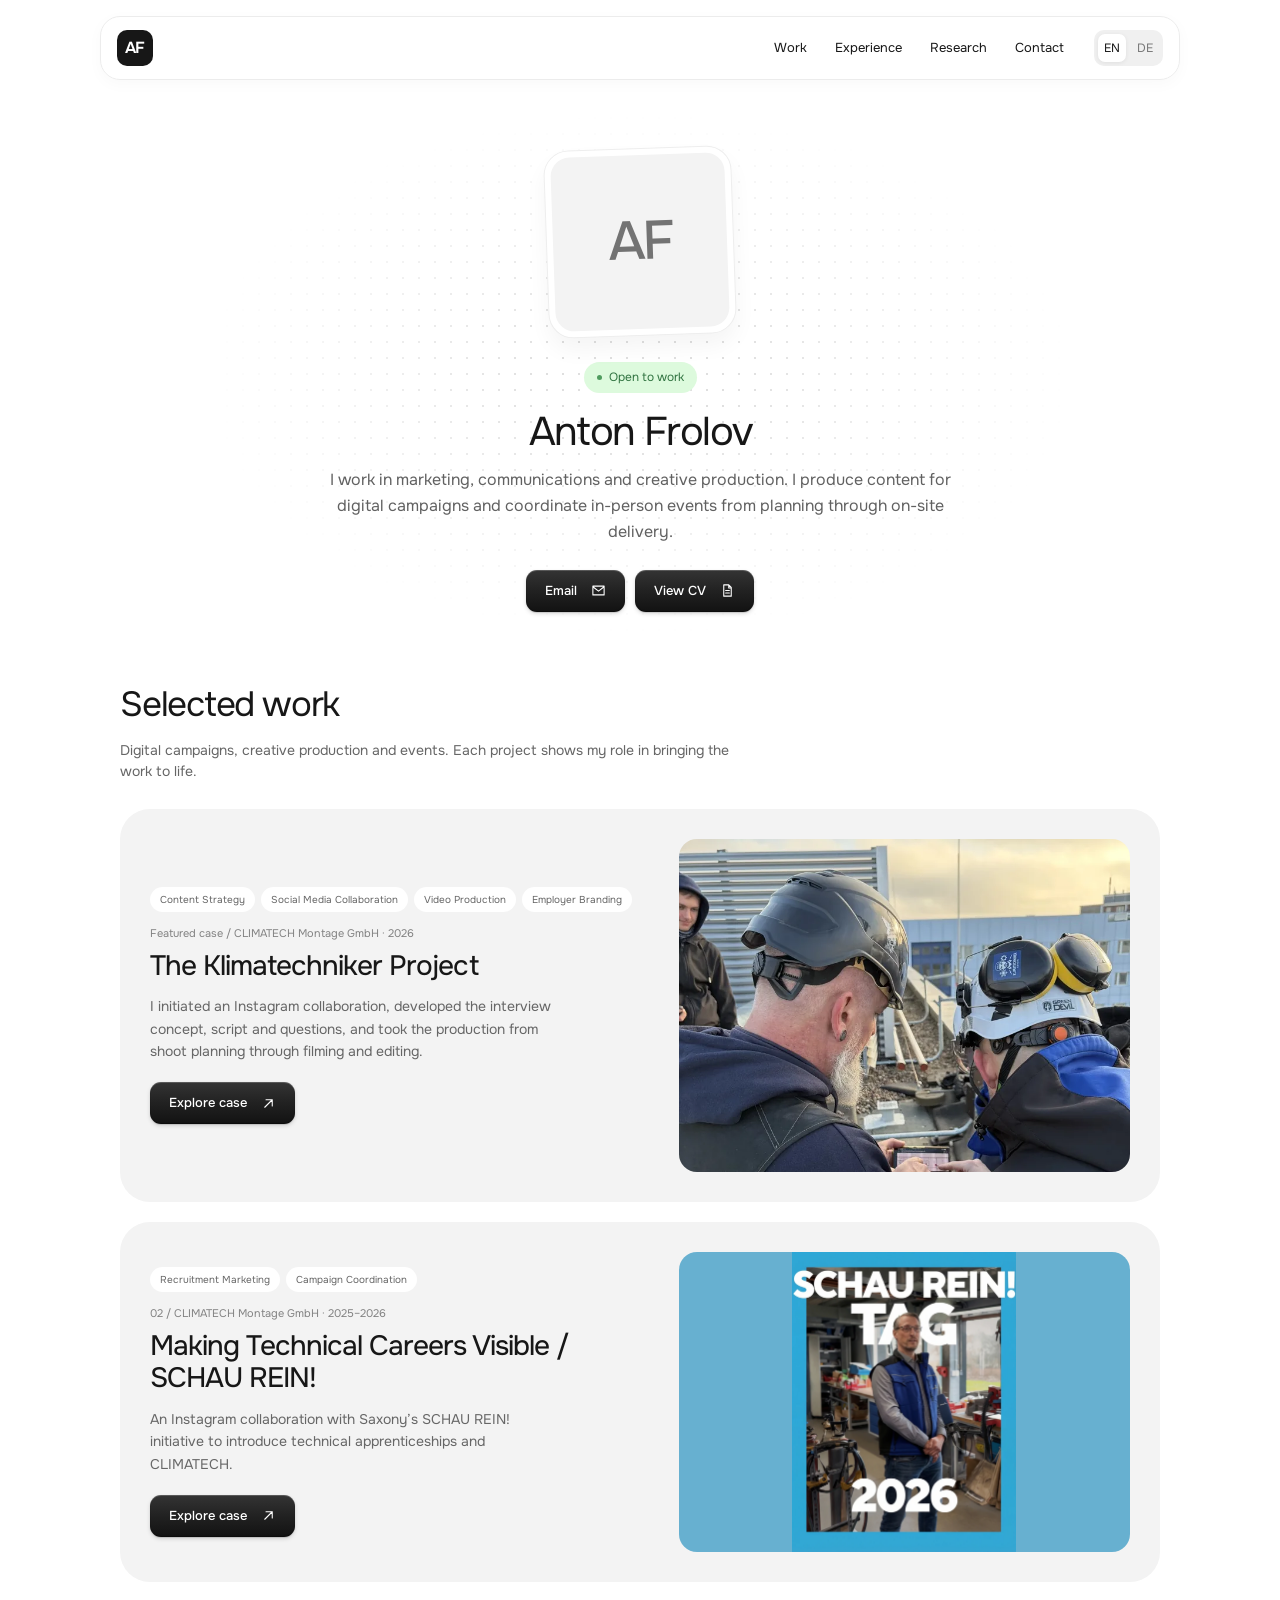
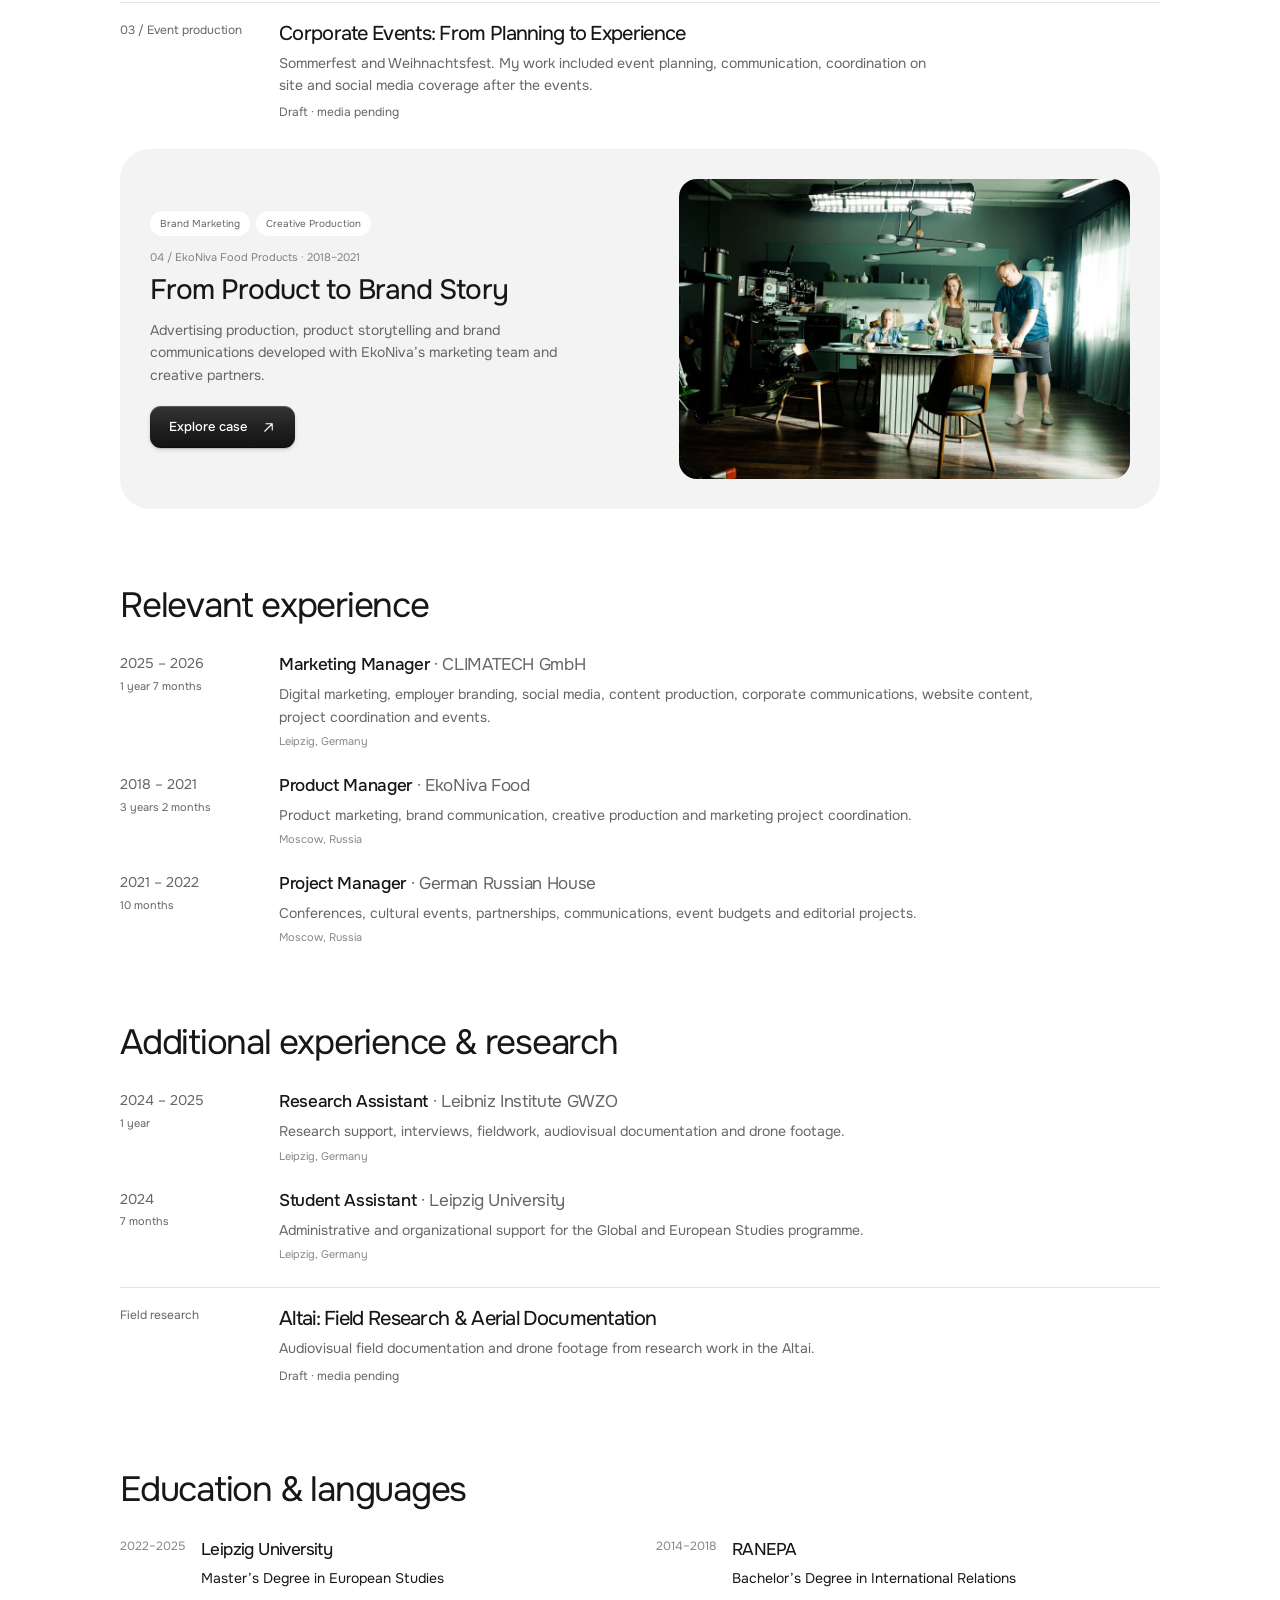
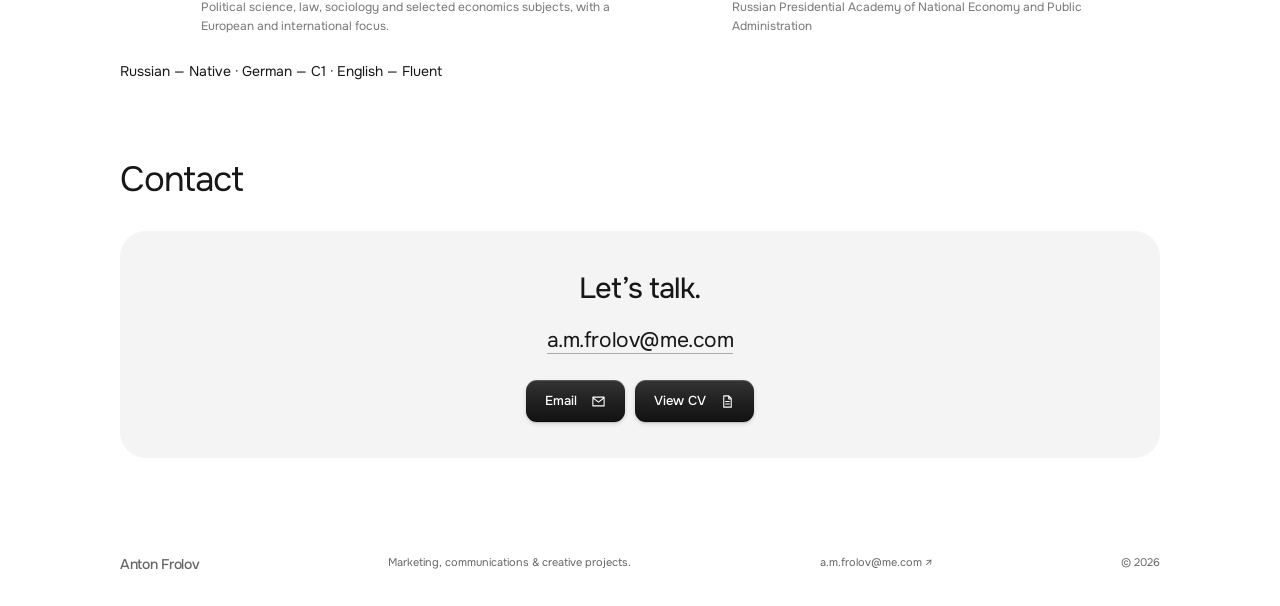
<file: index.html>
<!doctype html><html lang="en"><head><meta charset="utf-8"><meta name="viewport" content="width=device-width,initial-scale=1"><title>Anton Frolov — Marketing &amp; Creative Production</title><meta name="description" content="Anton Frolov’s portfolio in marketing, communications and creative production, from digital campaigns and social video to in-person event production."><link rel="canonical" href="https://antonfrolov.de/"><link rel="alternate" hreflang="en" href="https://antonfrolov.de/"><link rel="alternate" hreflang="de" href="https://antonfrolov.de/de.html"><link rel="alternate" hreflang="x-default" href="https://antonfrolov.de/"><meta property="og:url" content="https://antonfrolov.de/"><meta property="og:title" content="Anton Frolov — Marketing &amp; Creative Production"><meta property="og:description" content="Anton Frolov’s portfolio in marketing, communications and creative production, from digital campaigns and social video to in-person event production."><meta property="og:type" content="website"><meta property="og:image" content="https://antonfrolov.de/social-preview.png"><meta name="twitter:card" content="summary_large_image"><meta name="theme-color" content="#ffffff"><link rel="icon" href="/favicon.svg" type="image/svg+xml"><link rel="stylesheet" href="/style.css?v=6631f91f88b2"><link rel="stylesheet" href="/editorial.css?v=8d6d3f4f198a"><script src="/site.js?v=295cc2049133" defer></script></head><body><a class="skip" href="#main">Skip to content</a><header class="site-header"><a class="wordmark" href="/" aria-label="Anton Frolov">AF</a><button class="menu-toggle" aria-expanded="false" aria-controls="navigation">Menu +</button><nav id="navigation" aria-label="Menu"><a href="/#work">Work</a><a href="/#experience">Experience</a><a href="/#research">Research</a><a href="/#contact">Contact</a></nav><div class="language"><a lang="en" href="/" aria-current="page">EN</a><span>/</span><a lang="de" href="/de.html" >DE</a></div></header><main id="main">
    <div class="light-home">
      <section class="intro" id="about" aria-labelledby="intro-title">
        <div class="intro-dots" aria-hidden="true"><canvas></canvas></div>
        <div class="intro-portrait"><div class="portrait-placeholder" aria-hidden="true"><span>AF</span></div></div>
        <p class="open-badge"><span aria-hidden="true"></span>Open to work</p>
        <h1 id="intro-title">Anton Frolov</h1>
        <p class="intro-copy">I work in marketing, communications and creative production. I produce content for digital campaigns and coordinate in-person events from planning through on-site delivery.</p>
        <div class="contact-buttons"><a class="button" href="mailto:a.m.frolov@me.com">Email <svg viewBox="0 0 24 24" fill="none" stroke="currentColor" stroke-width="1.7" stroke-linecap="round" stroke-linejoin="round" aria-hidden="true" focusable="false"><path d="M3 5h18v14H3z M3 6l9 7 9-7"/></svg></a><a class="button" href="/media/cv/anton-frolov-en.pdf?v=ebf3fbd70f27" target="_blank" rel="noopener noreferrer">View CV <svg viewBox="0 0 24 24" fill="none" stroke="currentColor" stroke-width="1.7" stroke-linecap="round" stroke-linejoin="round" aria-hidden="true" focusable="false"><path d="M6 3h8l4 4v14H6z M14 3v5h4 M9 12h6 M9 16h6"/></svg></a></div>
      </section>
      <section id="work" class="home-section">
        <div class="home-section-title"><h2>Selected work</h2><p>Digital campaigns, creative production and events. Each project shows my role in bringing the work to life.</p></div>
        <div class="selected-cases">
        <article class="case-card case-card-1">
          <div class="case-card-copy"><p class="tags"><span>Content Strategy</span><span>Social Media Collaboration</span><span>Video Production</span><span>Employer Branding</span></p>
            <p class="case-organization">Featured case / CLIMATECH Montage GmbH · 2026</p>
            <h3><a href="/people-behind-the-projects.html">The Klimatechniker Project</a></h3><p>I initiated an Instagram collaboration, developed the interview concept, script and questions, and took the production from shoot planning through filming and editing.</p>
            <a class="button" href="/people-behind-the-projects.html">Explore case <svg viewBox="0 0 24 24" fill="none" stroke="currentColor" stroke-width="1.7" stroke-linecap="round" stroke-linejoin="round" aria-hidden="true" focusable="false"><path d="M6 18L18 6 M8 6h10v10"/></svg></a>
          </div>
          <a class="case-card-visual" href="/people-behind-the-projects.html" aria-label="The Klimatechniker Project">
            <img src="/media/klimatechniker/hero-768.webp" srcset="/media/klimatechniker/hero-480.webp 480w, /media/klimatechniker/hero-768.webp 768w" sizes="(max-width: 700px) 90vw, 42vw" alt="Two CLIMATECH technicians reviewing a rooftop installation in Berlin"
                 width="768" height="1024" loading="lazy" decoding="async">
          </a>
        </article>
        <article class="case-card case-card-2">
          <div class="case-card-copy"><p class="tags"><span>Recruitment Marketing</span><span>Campaign Coordination</span></p>
            <p class="case-organization">02 / CLIMATECH Montage GmbH · 2025–2026</p>
            <h3><a href="/technical-careers.html">Making Technical Careers Visible / SCHAU REIN!</a></h3><p>An Instagram collaboration with Saxony’s SCHAU REIN! initiative to introduce technical apprenticeships and CLIMATECH.</p>
            <a class="button" href="/technical-careers.html">Explore case <svg viewBox="0 0 24 24" fill="none" stroke="currentColor" stroke-width="1.7" stroke-linecap="round" stroke-linejoin="round" aria-hidden="true" focusable="false"><path d="M6 18L18 6 M8 6h10v10"/></svg></a>
          </div>
          <a class="case-card-visual" href="/technical-careers.html" aria-label="Making Technical Careers Visible / SCHAU REIN!">
            <img src="/media/climatech-recruitment/schau-rein-900.webp" srcset="/media/climatech-recruitment/schau-rein-480.webp 480w, /media/climatech-recruitment/schau-rein-900.webp 900w" sizes="(max-width: 700px) 90vw, 42vw" alt="Supplied SCHAU REIN! 2026 recruitment graphic featuring a CLIMATECH employee"
                 width="1792" height="2400" loading="lazy" decoding="async">
          </a>
        </article>
        <article class="project-draft">
          <div class="draft-meta">03 / Event production</div>
          <div><h3>Corporate Events: From Planning to Experience</h3><p>Sommerfest and Weihnachtsfest. My work included event planning, communication, coordination on site and social media coverage after the events.</p>
            <p class="draft-status">Draft · media pending</p></div>
        </article>
        <article class="case-card case-card-4">
          <div class="case-card-copy"><p class="tags"><span>Brand Marketing</span><span>Creative Production</span></p>
            <p class="case-organization">04 / EkoNiva Food Products · 2018–2021</p>
            <h3><a href="/product-to-brand.html">From Product to Brand Story</a></h3><p>Advertising production, product storytelling and brand communications developed with EkoNiva’s marketing team and creative partners.</p>
            <a class="button" href="/product-to-brand.html">Explore case <svg viewBox="0 0 24 24" fill="none" stroke="currentColor" stroke-width="1.7" stroke-linecap="round" stroke-linejoin="round" aria-hidden="true" focusable="false"><path d="M6 18L18 6 M8 6h10v10"/></svg></a>
          </div>
          <a class="case-card-visual" href="/product-to-brand.html" aria-label="From Product to Brand Story">
            <img src="/media/ekoniva/production/kitchen-set-960.webp" srcset="/media/ekoniva/production/kitchen-set-480.webp 480w, /media/ekoniva/production/kitchen-set-960.webp 960w, /media/ekoniva/production/kitchen-set-1920.webp 1920w" sizes="(max-width: 700px) 90vw, 42vw" alt="Film camera beside a kitchen set with three people at a breakfast table."
                 width="1920" height="1280" loading="lazy" decoding="async" style="object-position: 50% 42%">
          </a>
        </article></div>
      </section>
      <section id="experience" class="home-section">
        <h2>Relevant experience</h2><article class="career-entry"><p class="career-year">2025 – 2026<span class="career-duration">1 year 7 months</span></p><div><h3>Marketing Manager <span>· CLIMATECH GmbH</span></h3><p>Digital marketing, employer branding, social media, content production, corporate communications, website content, project coordination and events.</p><small>Leipzig, Germany</small></div></article><article class="career-entry"><p class="career-year">2018 – 2021<span class="career-duration">3 years 2 months</span></p><div><h3>Product Manager <span>· EkoNiva Food</span></h3><p>Product marketing, brand communication, creative production and marketing project coordination.</p><small>Moscow, Russia</small></div></article><article class="career-entry"><p class="career-year">2021 – 2022<span class="career-duration">10 months</span></p><div><h3>Project Manager <span>· German Russian House</span></h3><p>Conferences, cultural events, partnerships, communications, event budgets and editorial projects.</p><small>Moscow, Russia</small></div></article>
      </section>
      <section id="research" class="home-section">
        <span id="additional"></span><h2>Additional experience &amp; research</h2>
        <article class="career-entry"><p class="career-year">2024 – 2025<span class="career-duration">1 year</span></p><div><h3>Research Assistant <span>· Leibniz Institute GWZO</span></h3><p>Research support, interviews, fieldwork, audiovisual documentation and drone footage.</p><small>Leipzig, Germany</small></div></article><article class="career-entry"><p class="career-year">2024<span class="career-duration">7 months</span></p><div><h3>Student Assistant <span>· Leipzig University</span></h3><p>Administrative and organizational support for the Global and European Studies programme.</p><small>Leipzig, Germany</small></div></article>

        <article class="project-draft">
          <div class="draft-meta">Field research</div>
          <div><h3>Altai: Field Research &amp; Aerial Documentation</h3><p>Audiovisual field documentation and drone footage from research work in the Altai.</p>
            <p class="draft-status">Draft · media pending</p></div>
        </article>
      </section>
      <section id="achievements" class="home-section">
        <h2>Education &amp; languages</h2>
        <div class="qualification-grid"><article class="qualification"><span>2022–2025</span><div><h3>Leipzig University</h3><p>Master’s Degree in European Studies</p><small>Political science, law, sociology and selected economics subjects, with a European and international focus.</small></div></article><article class="qualification"><span>2014–2018</span><div><h3>RANEPA</h3><p>Bachelor’s Degree in International Relations</p><small>Russian Presidential Academy of National Economy and Public Administration</small></div></article></div>
        <p class="languages">Russian — Native · German — C1 · English — Fluent</p>
      </section>
      <section id="contact" class="home-section">
        <h2>Contact</h2>
        <div class="contact-panel">
          <h3>Let’s talk.</h3>
          <a class="email-link" href="mailto:a.m.frolov@me.com">a.m.frolov@me.com</a>
          <div class="contact-buttons"><a class="button" href="mailto:a.m.frolov@me.com">Email <svg viewBox="0 0 24 24" fill="none" stroke="currentColor" stroke-width="1.7" stroke-linecap="round" stroke-linejoin="round" aria-hidden="true" focusable="false"><path d="M3 5h18v14H3z M3 6l9 7 9-7"/></svg></a><a class="button" href="/media/cv/anton-frolov-en.pdf?v=ebf3fbd70f27" target="_blank" rel="noopener noreferrer">View CV <svg viewBox="0 0 24 24" fill="none" stroke="currentColor" stroke-width="1.7" stroke-linecap="round" stroke-linejoin="round" aria-hidden="true" focusable="false"><path d="M6 3h8l4 4v14H6z M14 3v5h4 M9 12h6 M9 16h6"/></svg></a></div>
        </div>
      </section>
    </div></main><footer><a class="wordmark" href="/">Anton Frolov</a><span>Marketing, communications & creative projects.</span><a href="mailto:a.m.frolov@me.com">a.m.frolov@me.com ↗</a><span>© 2026</span></footer></body></html>
</file>
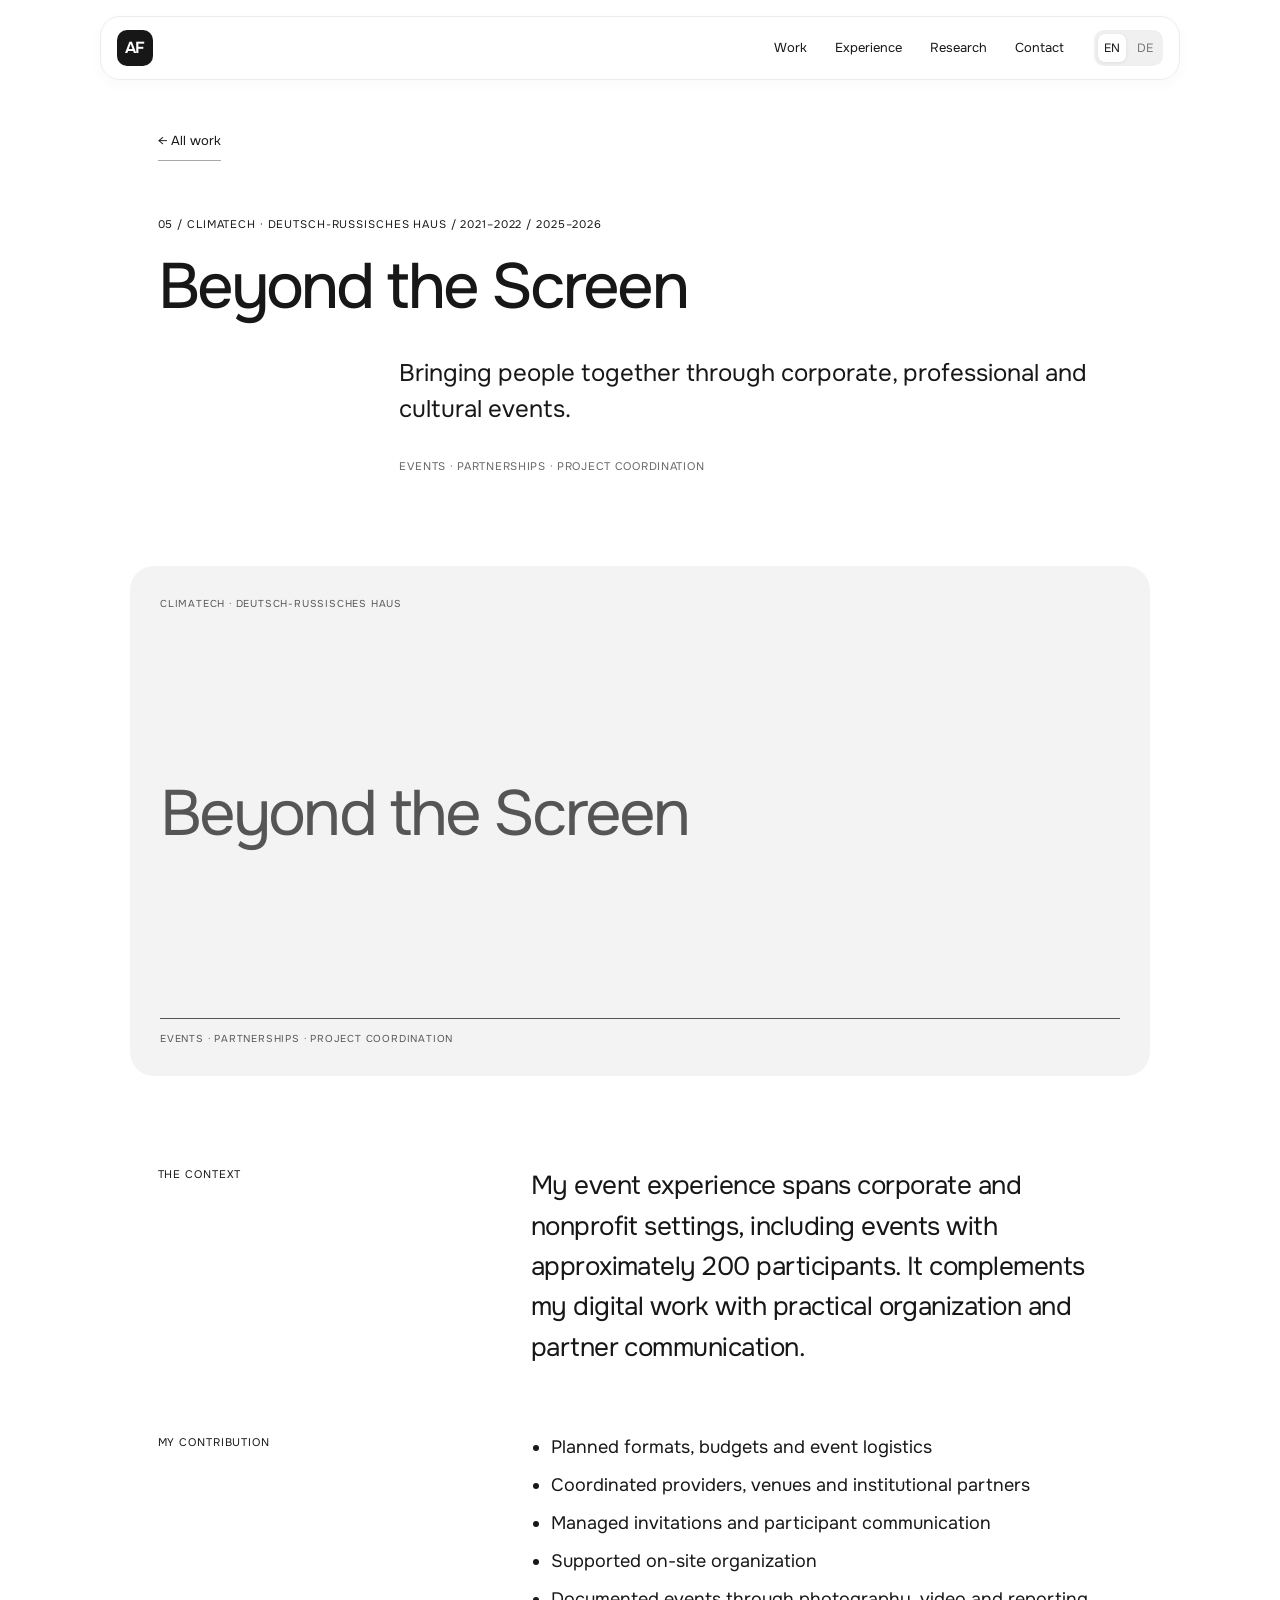
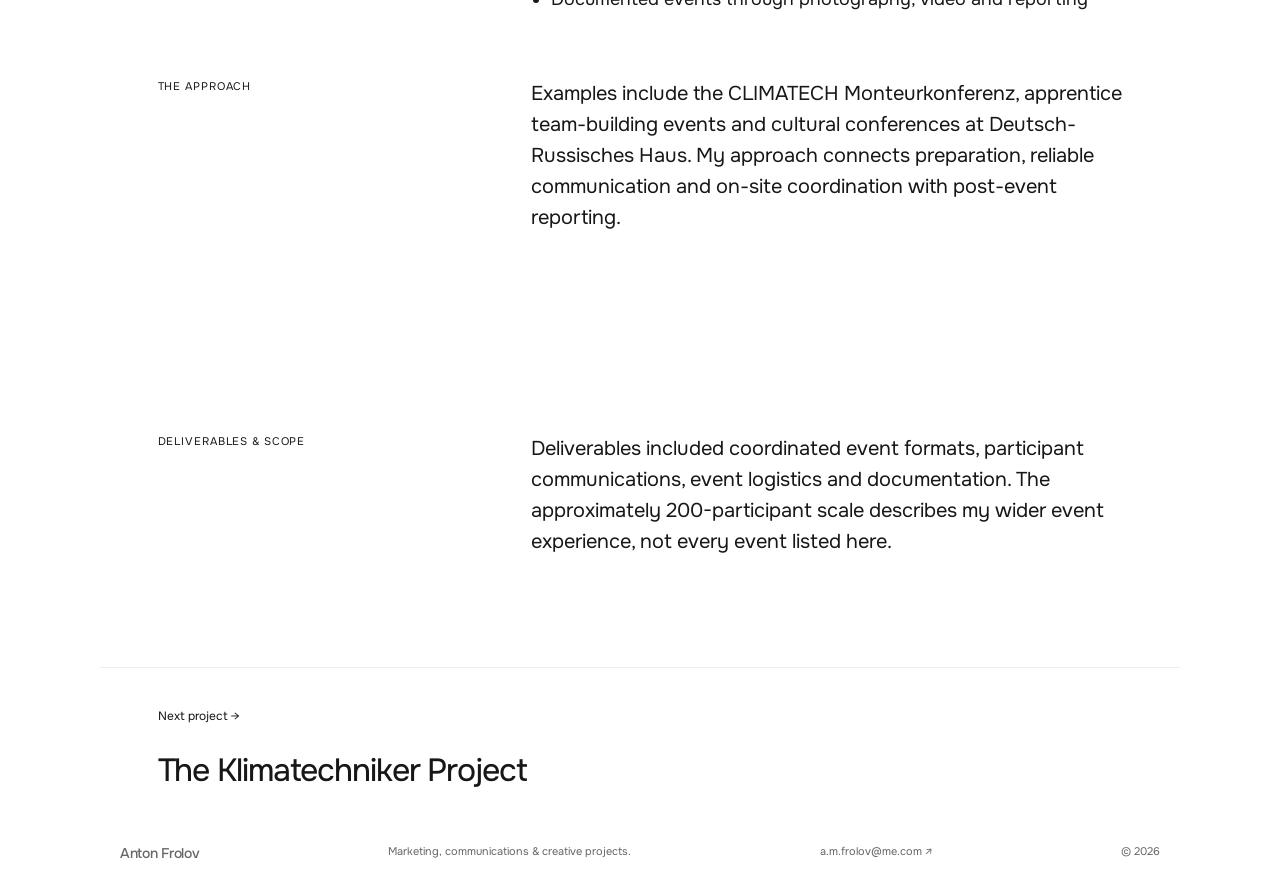
<file: beyond-the-screen.html>
<!doctype html><html lang="en"><head><meta charset="utf-8"><meta name="viewport" content="width=device-width,initial-scale=1"><title>Beyond the Screen | Anton Frolov</title><meta name="description" content="Anton Frolov’s work on corporate and cultural events, from planning and partner coordination to participant communications and on-site documentation."><link rel="canonical" href="https://antonfrolov.de/beyond-the-screen.html"><link rel="alternate" hreflang="en" href="https://antonfrolov.de/beyond-the-screen.html"><link rel="alternate" hreflang="de" href="https://antonfrolov.de/de-beyond-the-screen.html"><link rel="alternate" hreflang="x-default" href="https://antonfrolov.de/beyond-the-screen.html"><meta property="og:url" content="https://antonfrolov.de/beyond-the-screen.html"><meta property="og:title" content="Beyond the Screen | Anton Frolov"><meta property="og:description" content="Anton Frolov’s work on corporate and cultural events, from planning and partner coordination to participant communications and on-site documentation."><meta property="og:type" content="website"><meta property="og:image" content="https://antonfrolov.de/social-preview.png"><meta name="twitter:card" content="summary_large_image"><meta name="theme-color" content="#ffffff"><link rel="icon" href="/favicon.svg" type="image/svg+xml"><link rel="stylesheet" href="/style.css?v=6631f91f88b2"><link rel="stylesheet" href="/editorial.css?v=8d6d3f4f198a"><script src="/site.js?v=295cc2049133" defer></script></head><body><a class="skip" href="#main">Skip to content</a><header class="site-header"><a class="wordmark" href="/" aria-label="Anton Frolov">AF</a><button class="menu-toggle" aria-expanded="false" aria-controls="navigation">Menu +</button><nav id="navigation" aria-label="Menu"><a href="/#work">Work</a><a href="/#experience">Experience</a><a href="/#research">Research</a><a href="/#contact">Contact</a></nav><div class="language"><a lang="en" href="/beyond-the-screen.html" aria-current="page">EN</a><span>/</span><a lang="de" href="/de-beyond-the-screen.html" >DE</a></div></header><main id="main"><section class="case-hero"><a class="text-link" href="/#work">← All work</a><p class="eyebrow">05 / CLIMATECH · Deutsch-Russisches Haus / 2021–2022 / 2025–2026</p><h1>Beyond the Screen</h1><p class="case-intro">Bringing people together through corporate, professional and cultural events.</p><p class="categories">Events · Partnerships · Project Coordination</p></section><div class="case-cover"><div class="placeholder art-5" aria-label="Beyond the Screen"><span class="frame-label">CLIMATECH · Deutsch-Russisches Haus</span><span class="art-title">Beyond the Screen</span><span class="placeholder-label">Events · Partnerships · Project Coordination</span></div></div><section class="case-text"><div class="section-label">The context</div><p class="large-copy">My event experience spans corporate and nonprofit settings, including events with approximately 200 participants. It complements my digital work with practical organization and partner communication.</p><div class="section-label">My contribution</div><ul><li>Planned formats, budgets and event logistics</li><li>Coordinated providers, venues and institutional partners</li><li>Managed invitations and participant communication</li><li>Supported on-site organization</li><li>Documented events through photography, video and reporting</li></ul><div class="section-label">The approach</div><p>Examples include the CLIMATECH Monteurkonferenz, apprentice team-building events and cultural conferences at Deutsch-Russisches Haus. My approach connects preparation, reliable communication and on-site coordination with post-event reporting.</p></section><section class="case-text"><div class="section-label">Deliverables & scope</div><p>Deliverables included coordinated event formats, participant communications, event logistics and documentation. The approximately 200-participant scale describes my wider event experience, not every event listed here.</p></section><a class="next-project" href="/people-behind-the-projects.html"><span>Next project →</span><h2>The Klimatechniker Project</h2></a></main><footer><a class="wordmark" href="/">Anton Frolov</a><span>Marketing, communications & creative projects.</span><a href="mailto:a.m.frolov@me.com">a.m.frolov@me.com ↗</a><span>© 2026</span></footer></body></html>
</file>
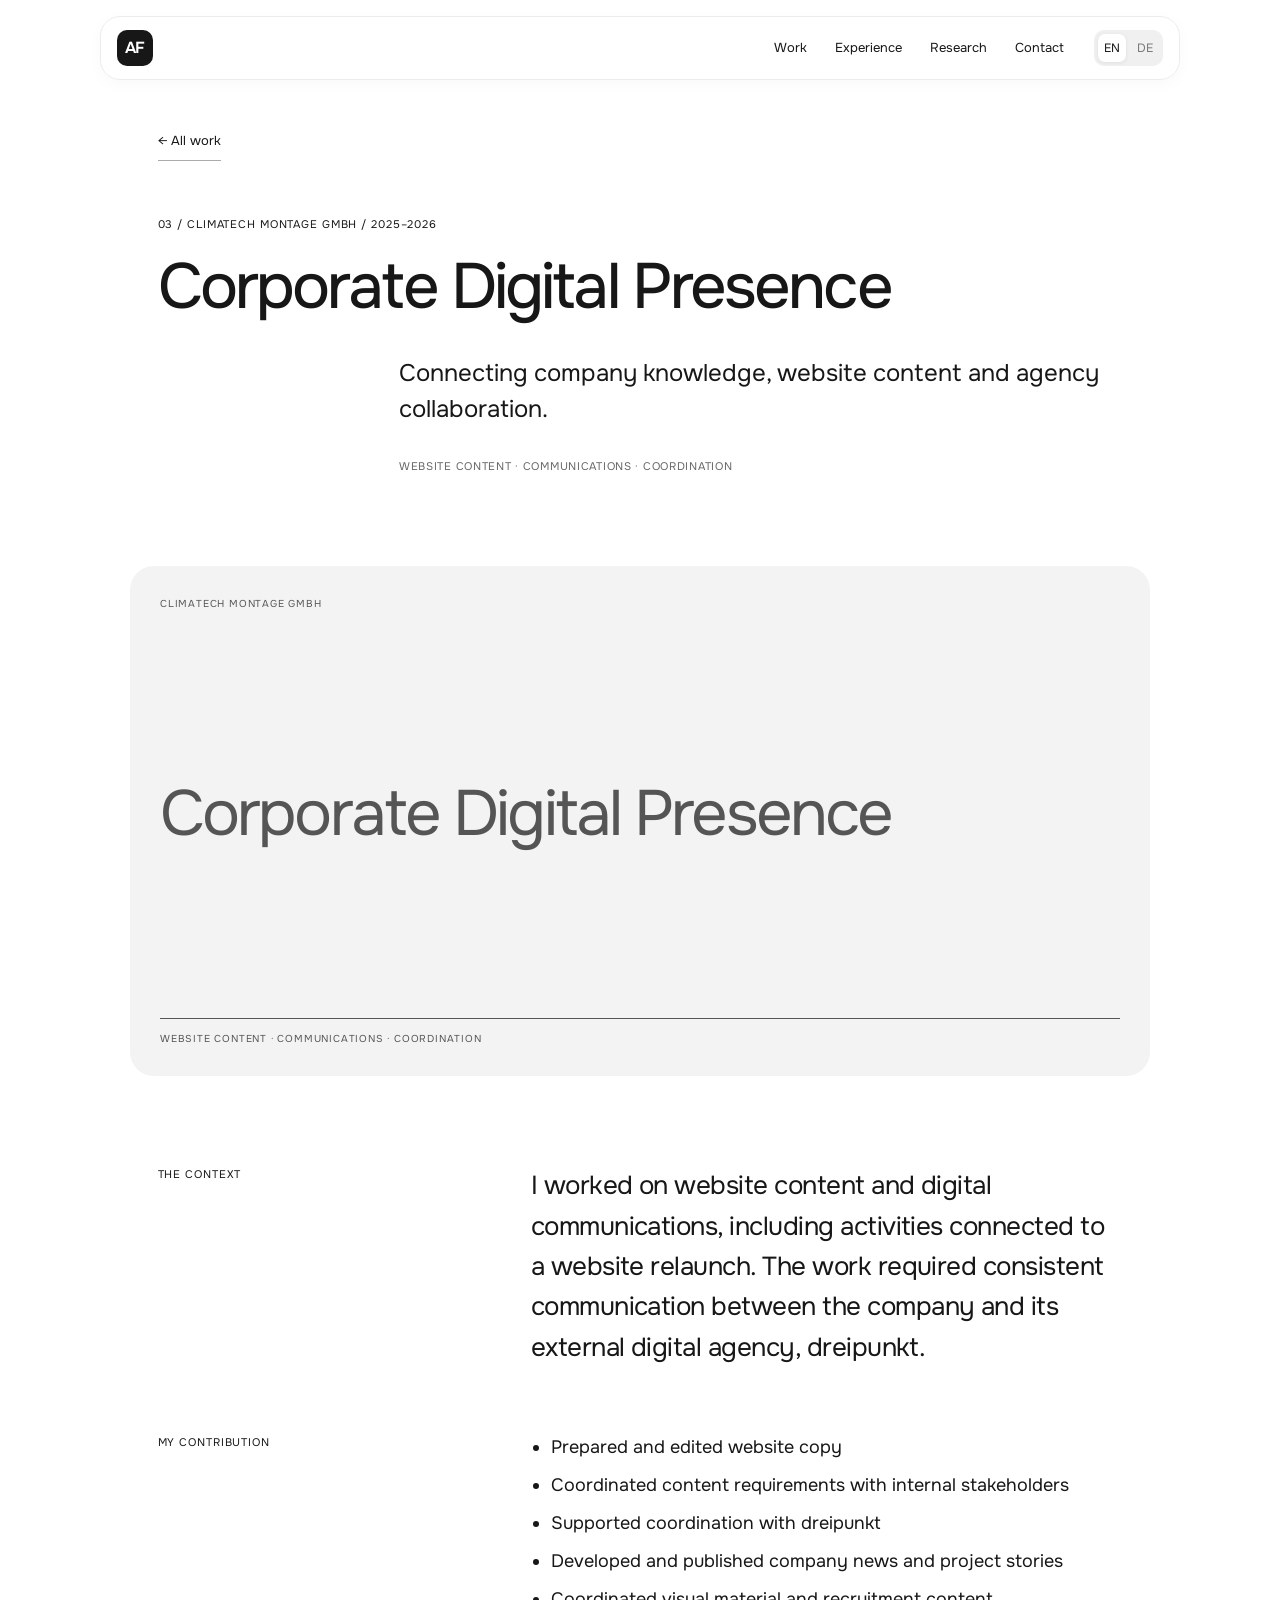
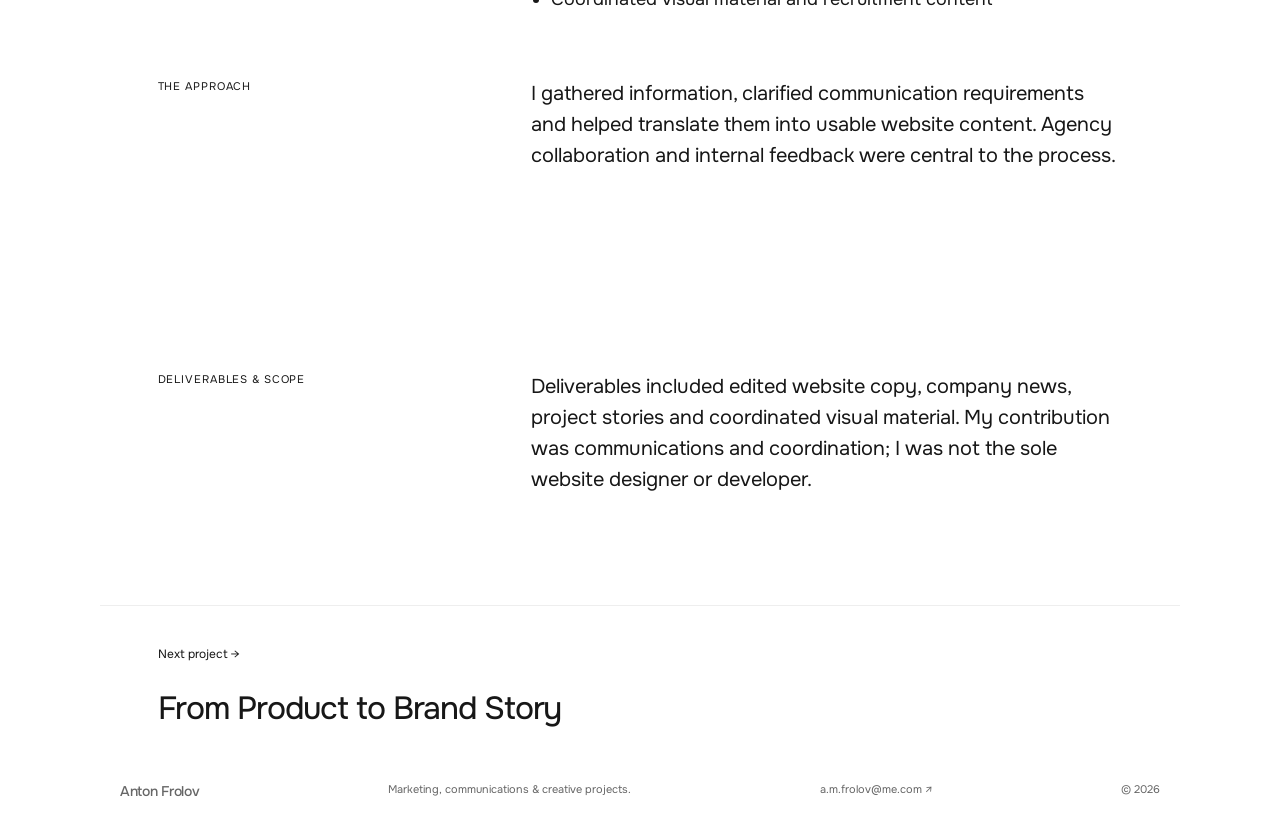
<file: corporate-digital-presence.html>
<!doctype html><html lang="en"><head><meta charset="utf-8"><meta name="viewport" content="width=device-width,initial-scale=1"><title>Corporate Digital Presence | Anton Frolov</title><meta name="description" content="Anton Frolov’s digital communications work for CLIMATECH’s website relaunch, including website copy, company stories and coordination with the agency dreipunkt."><link rel="canonical" href="https://antonfrolov.de/corporate-digital-presence.html"><link rel="alternate" hreflang="en" href="https://antonfrolov.de/corporate-digital-presence.html"><link rel="alternate" hreflang="de" href="https://antonfrolov.de/de-corporate-digital-presence.html"><link rel="alternate" hreflang="x-default" href="https://antonfrolov.de/corporate-digital-presence.html"><meta property="og:url" content="https://antonfrolov.de/corporate-digital-presence.html"><meta property="og:title" content="Corporate Digital Presence | Anton Frolov"><meta property="og:description" content="Anton Frolov’s digital communications work for CLIMATECH’s website relaunch, including website copy, company stories and coordination with the agency dreipunkt."><meta property="og:type" content="website"><meta property="og:image" content="https://antonfrolov.de/social-preview.png"><meta name="twitter:card" content="summary_large_image"><meta name="theme-color" content="#ffffff"><link rel="icon" href="/favicon.svg" type="image/svg+xml"><link rel="stylesheet" href="/style.css?v=6631f91f88b2"><link rel="stylesheet" href="/editorial.css?v=8d6d3f4f198a"><script src="/site.js?v=295cc2049133" defer></script></head><body><a class="skip" href="#main">Skip to content</a><header class="site-header"><a class="wordmark" href="/" aria-label="Anton Frolov">AF</a><button class="menu-toggle" aria-expanded="false" aria-controls="navigation">Menu +</button><nav id="navigation" aria-label="Menu"><a href="/#work">Work</a><a href="/#experience">Experience</a><a href="/#research">Research</a><a href="/#contact">Contact</a></nav><div class="language"><a lang="en" href="/corporate-digital-presence.html" aria-current="page">EN</a><span>/</span><a lang="de" href="/de-corporate-digital-presence.html" >DE</a></div></header><main id="main"><section class="case-hero"><a class="text-link" href="/#work">← All work</a><p class="eyebrow">03 / CLIMATECH Montage GmbH / 2025–2026</p><h1>Corporate Digital Presence</h1><p class="case-intro">Connecting company knowledge, website content and agency collaboration.</p><p class="categories">Website Content · Communications · Coordination</p></section><div class="case-cover"><div class="placeholder art-3" aria-label="Corporate Digital Presence"><span class="frame-label">CLIMATECH Montage GmbH</span><span class="art-title">Corporate Digital Presence</span><span class="placeholder-label">Website Content · Communications · Coordination</span></div></div><section class="case-text"><div class="section-label">The context</div><p class="large-copy">I worked on website content and digital communications, including activities connected to a website relaunch. The work required consistent communication between the company and its external digital agency, dreipunkt.</p><div class="section-label">My contribution</div><ul><li>Prepared and edited website copy</li><li>Coordinated content requirements with internal stakeholders</li><li>Supported coordination with dreipunkt</li><li>Developed and published company news and project stories</li><li>Coordinated visual material and recruitment content</li></ul><div class="section-label">The approach</div><p>I gathered information, clarified communication requirements and helped translate them into usable website content. Agency collaboration and internal feedback were central to the process.</p></section><section class="case-text"><div class="section-label">Deliverables & scope</div><p>Deliverables included edited website copy, company news, project stories and coordinated visual material. My contribution was communications and coordination; I was not the sole website designer or developer.</p></section><a class="next-project" href="/product-to-brand.html"><span>Next project →</span><h2>From Product to Brand Story</h2></a></main><footer><a class="wordmark" href="/">Anton Frolov</a><span>Marketing, communications & creative projects.</span><a href="mailto:a.m.frolov@me.com">a.m.frolov@me.com ↗</a><span>© 2026</span></footer></body></html>
</file>
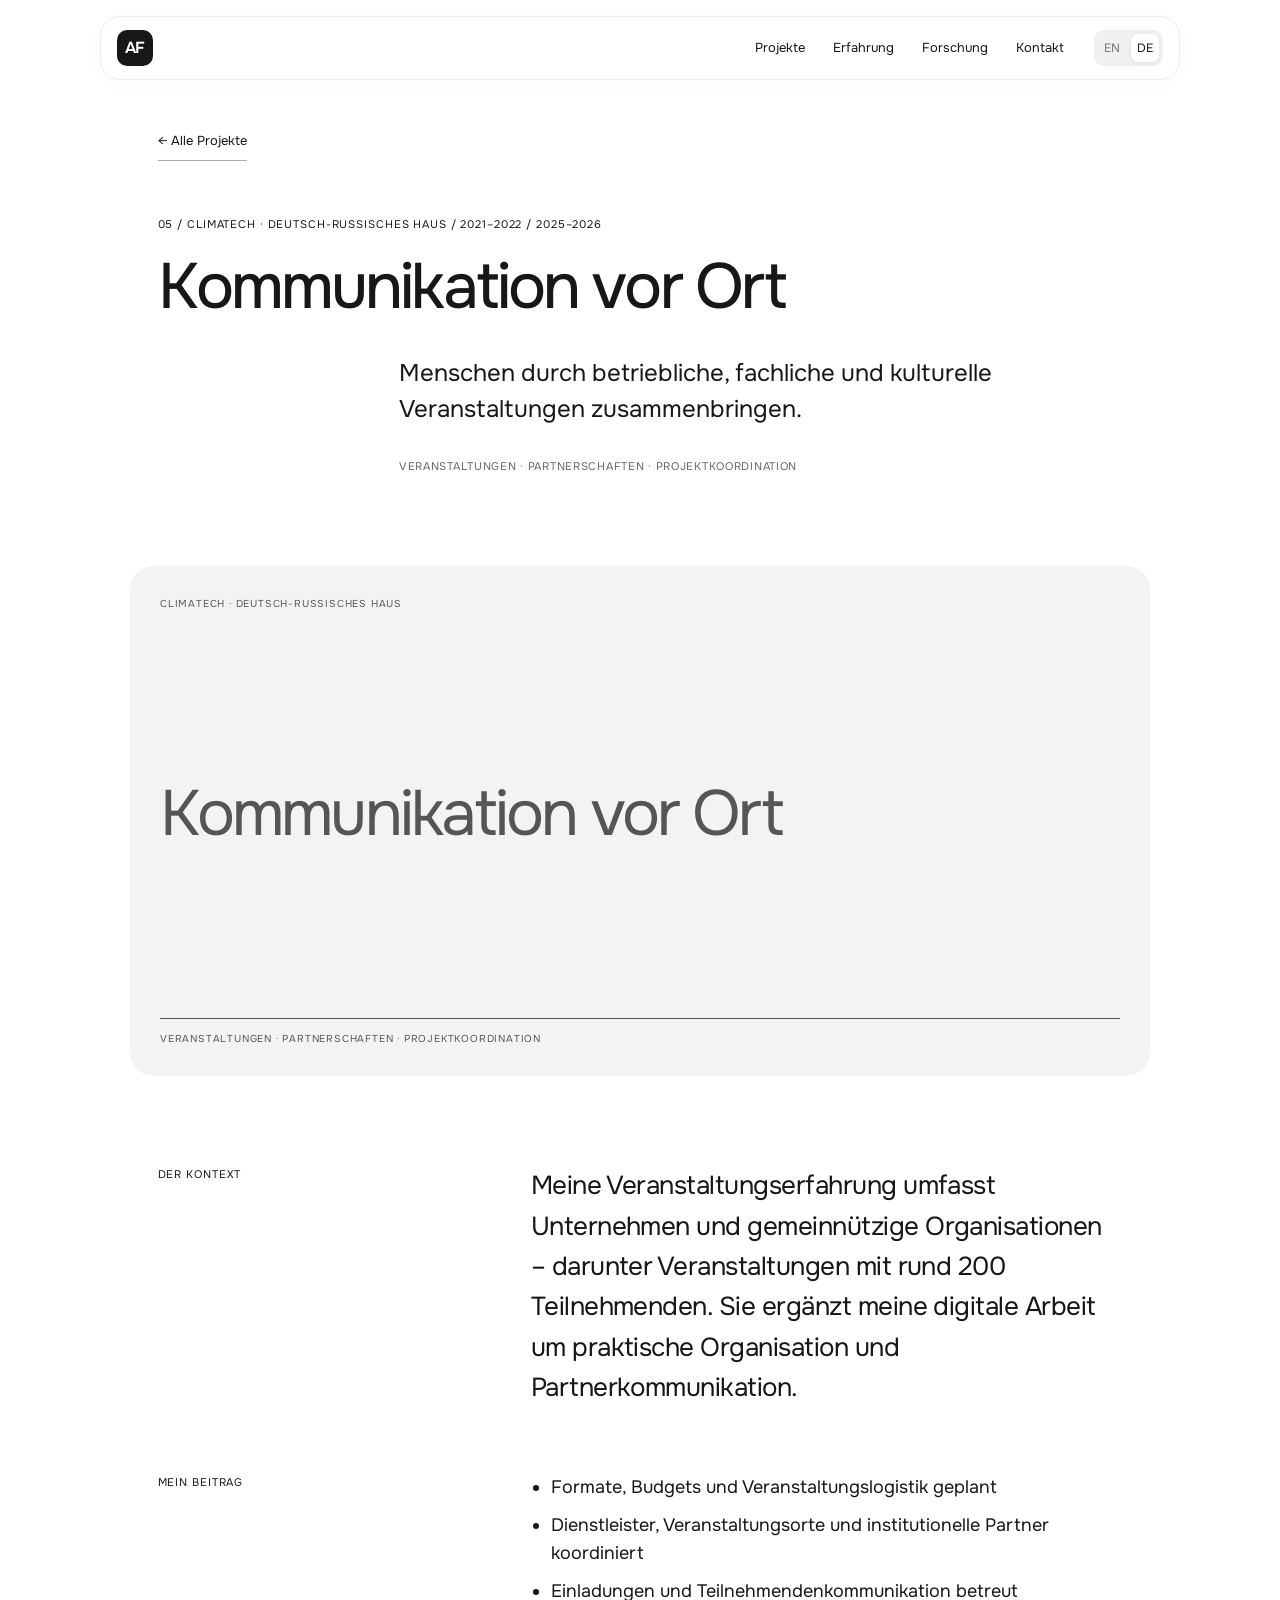
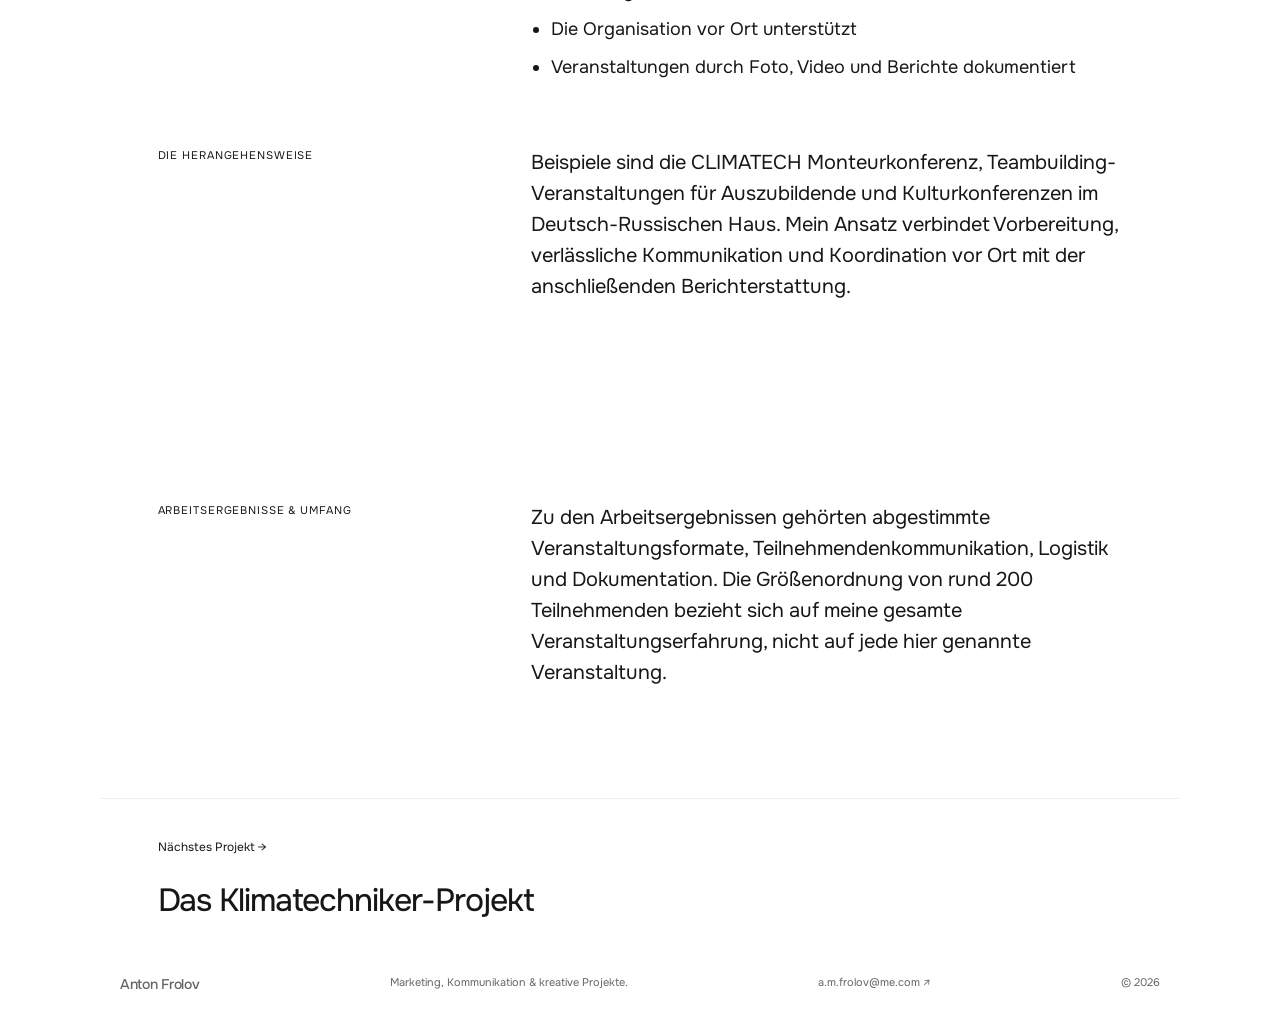
<file: de-beyond-the-screen.html>
<!doctype html><html lang="de"><head><meta charset="utf-8"><meta name="viewport" content="width=device-width,initial-scale=1"><title>Kommunikation vor Ort | Anton Frolov</title><meta name="description" content="Unternehmens- und Kulturveranstaltungen mit Anton Frolov. Einblicke in Planung, Partnerabstimmung, Teilnehmerkommunikation und Dokumentation vor Ort."><link rel="canonical" href="https://antonfrolov.de/de-beyond-the-screen.html"><link rel="alternate" hreflang="en" href="https://antonfrolov.de/beyond-the-screen.html"><link rel="alternate" hreflang="de" href="https://antonfrolov.de/de-beyond-the-screen.html"><link rel="alternate" hreflang="x-default" href="https://antonfrolov.de/beyond-the-screen.html"><meta property="og:url" content="https://antonfrolov.de/de-beyond-the-screen.html"><meta property="og:title" content="Kommunikation vor Ort | Anton Frolov"><meta property="og:description" content="Unternehmens- und Kulturveranstaltungen mit Anton Frolov. Einblicke in Planung, Partnerabstimmung, Teilnehmerkommunikation und Dokumentation vor Ort."><meta property="og:type" content="website"><meta property="og:image" content="https://antonfrolov.de/social-preview.png"><meta name="twitter:card" content="summary_large_image"><meta name="theme-color" content="#ffffff"><link rel="icon" href="/favicon.svg" type="image/svg+xml"><link rel="stylesheet" href="/style.css?v=6631f91f88b2"><link rel="stylesheet" href="/editorial.css?v=8d6d3f4f198a"><script src="/site.js?v=295cc2049133" defer></script></head><body><a class="skip" href="#main">Zum Inhalt springen</a><header class="site-header"><a class="wordmark" href="/de.html" aria-label="Anton Frolov">AF</a><button class="menu-toggle" aria-expanded="false" aria-controls="navigation">Menü +</button><nav id="navigation" aria-label="Menü"><a href="/de.html#work">Projekte</a><a href="/de.html#experience">Erfahrung</a><a href="/de.html#research">Forschung</a><a href="/de.html#contact">Kontakt</a></nav><div class="language"><a lang="en" href="/beyond-the-screen.html" >EN</a><span>/</span><a lang="de" href="/de-beyond-the-screen.html" aria-current="page">DE</a></div></header><main id="main"><section class="case-hero"><a class="text-link" href="/de.html#work">← Alle Projekte</a><p class="eyebrow">05 / CLIMATECH · Deutsch-Russisches Haus / 2021–2022 / 2025–2026</p><h1>Kommunikation vor Ort</h1><p class="case-intro">Menschen durch betriebliche, fachliche und kulturelle Veranstaltungen zusammenbringen.</p><p class="categories">Veranstaltungen · Partnerschaften · Projektkoordination</p></section><div class="case-cover"><div class="placeholder art-5" aria-label="Kommunikation vor Ort"><span class="frame-label">CLIMATECH · Deutsch-Russisches Haus</span><span class="art-title">Kommunikation vor Ort</span><span class="placeholder-label">Veranstaltungen · Partnerschaften · Projektkoordination</span></div></div><section class="case-text"><div class="section-label">Der Kontext</div><p class="large-copy">Meine Veranstaltungserfahrung umfasst Unternehmen und gemeinnützige Organisationen – darunter Veranstaltungen mit rund 200 Teilnehmenden. Sie ergänzt meine digitale Arbeit um praktische Organisation und Partnerkommunikation.</p><div class="section-label">Mein Beitrag</div><ul><li>Formate, Budgets und Veranstaltungslogistik geplant</li><li>Dienstleister, Veranstaltungsorte und institutionelle Partner koordiniert</li><li>Einladungen und Teilnehmendenkommunikation betreut</li><li>Die Organisation vor Ort unterstützt</li><li>Veranstaltungen durch Foto, Video und Berichte dokumentiert</li></ul><div class="section-label">Die Herangehensweise</div><p>Beispiele sind die CLIMATECH Monteurkonferenz, Teambuilding-Veranstaltungen für Auszubildende und Kulturkonferenzen im Deutsch-Russischen Haus. Mein Ansatz verbindet Vorbereitung, verlässliche Kommunikation und Koordination vor Ort mit der anschließenden Berichterstattung.</p></section><section class="case-text"><div class="section-label">Arbeitsergebnisse & Umfang</div><p>Zu den Arbeitsergebnissen gehörten abgestimmte Veranstaltungsformate, Teilnehmendenkommunikation, Logistik und Dokumentation. Die Größenordnung von rund 200 Teilnehmenden bezieht sich auf meine gesamte Veranstaltungserfahrung, nicht auf jede hier genannte Veranstaltung.</p></section><a class="next-project" href="/de-people-behind-the-projects.html"><span>Nächstes Projekt →</span><h2>Das Klimatechniker-Projekt</h2></a></main><footer><a class="wordmark" href="/de.html">Anton Frolov</a><span>Marketing, Kommunikation & kreative Projekte.</span><a href="mailto:a.m.frolov@me.com">a.m.frolov@me.com ↗</a><span>© 2026</span></footer></body></html>
</file>
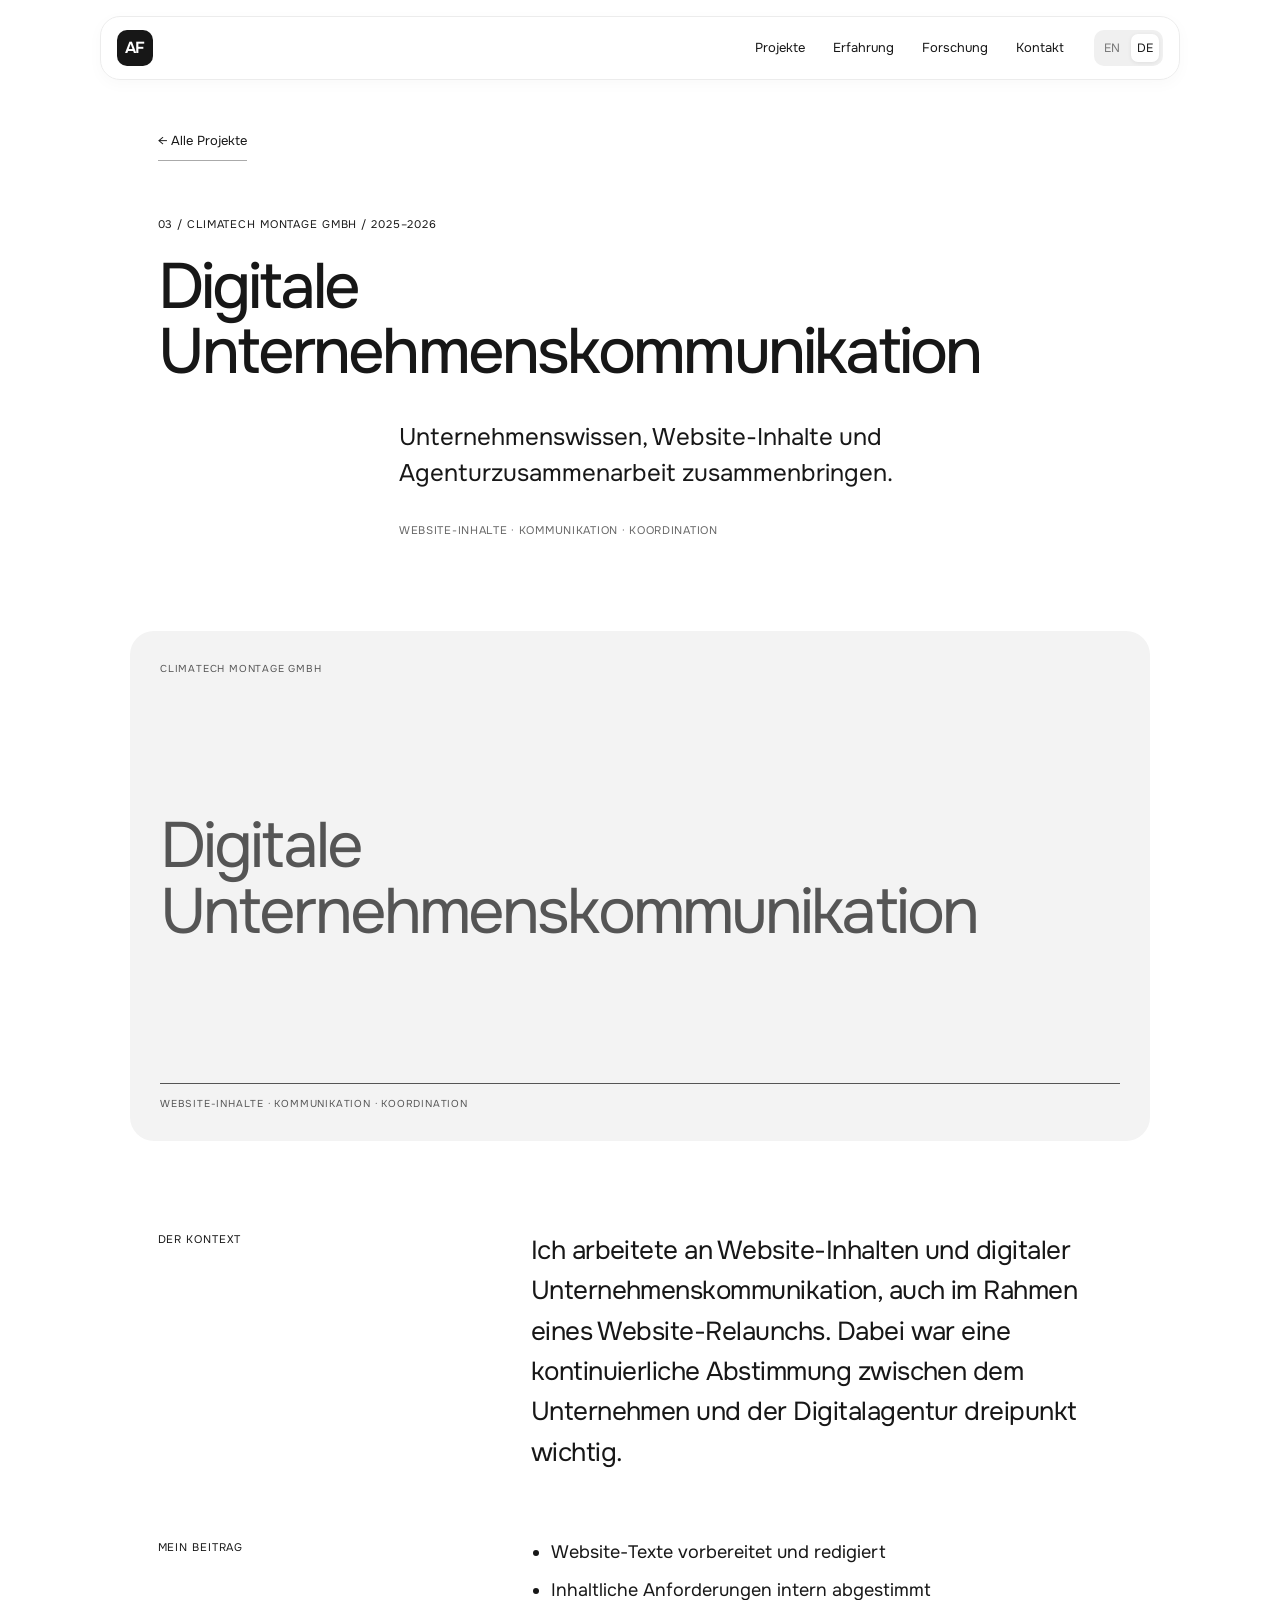
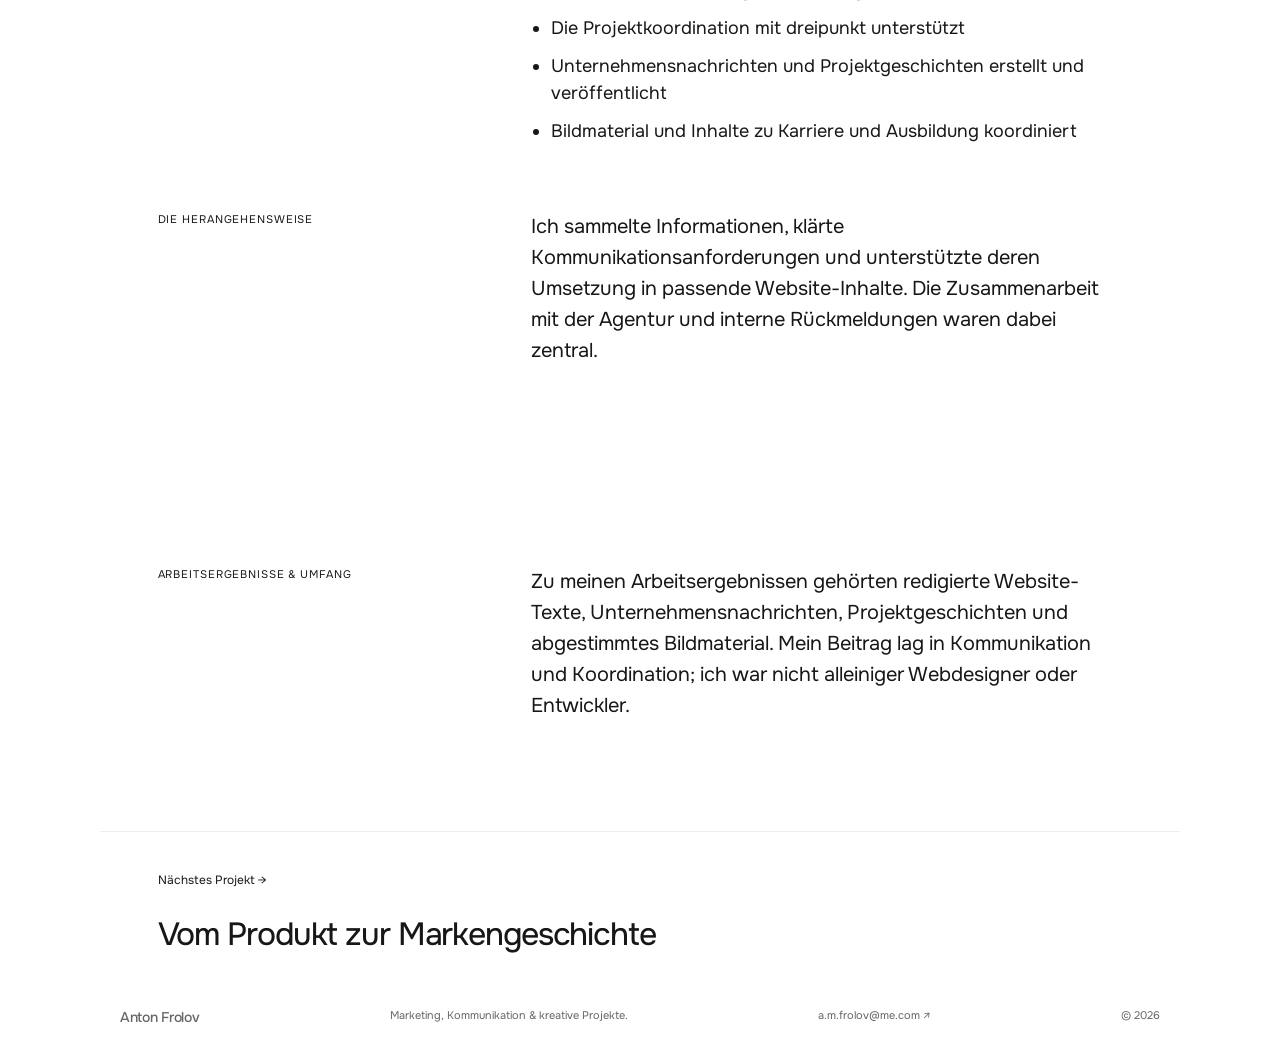
<file: de-corporate-digital-presence.html>
<!doctype html><html lang="de"><head><meta charset="utf-8"><meta name="viewport" content="width=device-width,initial-scale=1"><title>Digitale Unternehmenskommunikation | Anton Frolov</title><meta name="description" content="Digitale Unternehmenskommunikation beim Website-Relaunch von CLIMATECH. Anton Frolov betreute Website-Texte, Unternehmensgeschichten und die Agenturabstimmung."><link rel="canonical" href="https://antonfrolov.de/de-corporate-digital-presence.html"><link rel="alternate" hreflang="en" href="https://antonfrolov.de/corporate-digital-presence.html"><link rel="alternate" hreflang="de" href="https://antonfrolov.de/de-corporate-digital-presence.html"><link rel="alternate" hreflang="x-default" href="https://antonfrolov.de/corporate-digital-presence.html"><meta property="og:url" content="https://antonfrolov.de/de-corporate-digital-presence.html"><meta property="og:title" content="Digitale Unternehmenskommunikation | Anton Frolov"><meta property="og:description" content="Digitale Unternehmenskommunikation beim Website-Relaunch von CLIMATECH. Anton Frolov betreute Website-Texte, Unternehmensgeschichten und die Agenturabstimmung."><meta property="og:type" content="website"><meta property="og:image" content="https://antonfrolov.de/social-preview.png"><meta name="twitter:card" content="summary_large_image"><meta name="theme-color" content="#ffffff"><link rel="icon" href="/favicon.svg" type="image/svg+xml"><link rel="stylesheet" href="/style.css?v=6631f91f88b2"><link rel="stylesheet" href="/editorial.css?v=8d6d3f4f198a"><script src="/site.js?v=295cc2049133" defer></script></head><body><a class="skip" href="#main">Zum Inhalt springen</a><header class="site-header"><a class="wordmark" href="/de.html" aria-label="Anton Frolov">AF</a><button class="menu-toggle" aria-expanded="false" aria-controls="navigation">Menü +</button><nav id="navigation" aria-label="Menü"><a href="/de.html#work">Projekte</a><a href="/de.html#experience">Erfahrung</a><a href="/de.html#research">Forschung</a><a href="/de.html#contact">Kontakt</a></nav><div class="language"><a lang="en" href="/corporate-digital-presence.html" >EN</a><span>/</span><a lang="de" href="/de-corporate-digital-presence.html" aria-current="page">DE</a></div></header><main id="main"><section class="case-hero"><a class="text-link" href="/de.html#work">← Alle Projekte</a><p class="eyebrow">03 / CLIMATECH Montage GmbH / 2025–2026</p><h1>Digitale Unternehmenskommunikation</h1><p class="case-intro">Unternehmenswissen, Website-Inhalte und Agenturzusammenarbeit zusammenbringen.</p><p class="categories">Website-Inhalte · Kommunikation · Koordination</p></section><div class="case-cover"><div class="placeholder art-3" aria-label="Digitale Unternehmenskommunikation"><span class="frame-label">CLIMATECH Montage GmbH</span><span class="art-title">Digitale Unternehmenskommunikation</span><span class="placeholder-label">Website-Inhalte · Kommunikation · Koordination</span></div></div><section class="case-text"><div class="section-label">Der Kontext</div><p class="large-copy">Ich arbeitete an Website-Inhalten und digitaler Unternehmenskommunikation, auch im Rahmen eines Website-Relaunchs. Dabei war eine kontinuierliche Abstimmung zwischen dem Unternehmen und der Digitalagentur dreipunkt wichtig.</p><div class="section-label">Mein Beitrag</div><ul><li>Website-Texte vorbereitet und redigiert</li><li>Inhaltliche Anforderungen intern abgestimmt</li><li>Die Projektkoordination mit dreipunkt unterstützt</li><li>Unternehmensnachrichten und Projektgeschichten erstellt und veröffentlicht</li><li>Bildmaterial und Inhalte zu Karriere und Ausbildung koordiniert</li></ul><div class="section-label">Die Herangehensweise</div><p>Ich sammelte Informationen, klärte Kommunikationsanforderungen und unterstützte deren Umsetzung in passende Website-Inhalte. Die Zusammenarbeit mit der Agentur und interne Rückmeldungen waren dabei zentral.</p></section><section class="case-text"><div class="section-label">Arbeitsergebnisse & Umfang</div><p>Zu meinen Arbeitsergebnissen gehörten redigierte Website-Texte, Unternehmensnachrichten, Projektgeschichten und abgestimmtes Bildmaterial. Mein Beitrag lag in Kommunikation und Koordination; ich war nicht alleiniger Webdesigner oder Entwickler.</p></section><a class="next-project" href="/de-product-to-brand.html"><span>Nächstes Projekt →</span><h2>Vom Produkt zur Markengeschichte</h2></a></main><footer><a class="wordmark" href="/de.html">Anton Frolov</a><span>Marketing, Kommunikation & kreative Projekte.</span><a href="mailto:a.m.frolov@me.com">a.m.frolov@me.com ↗</a><span>© 2026</span></footer></body></html>
</file>
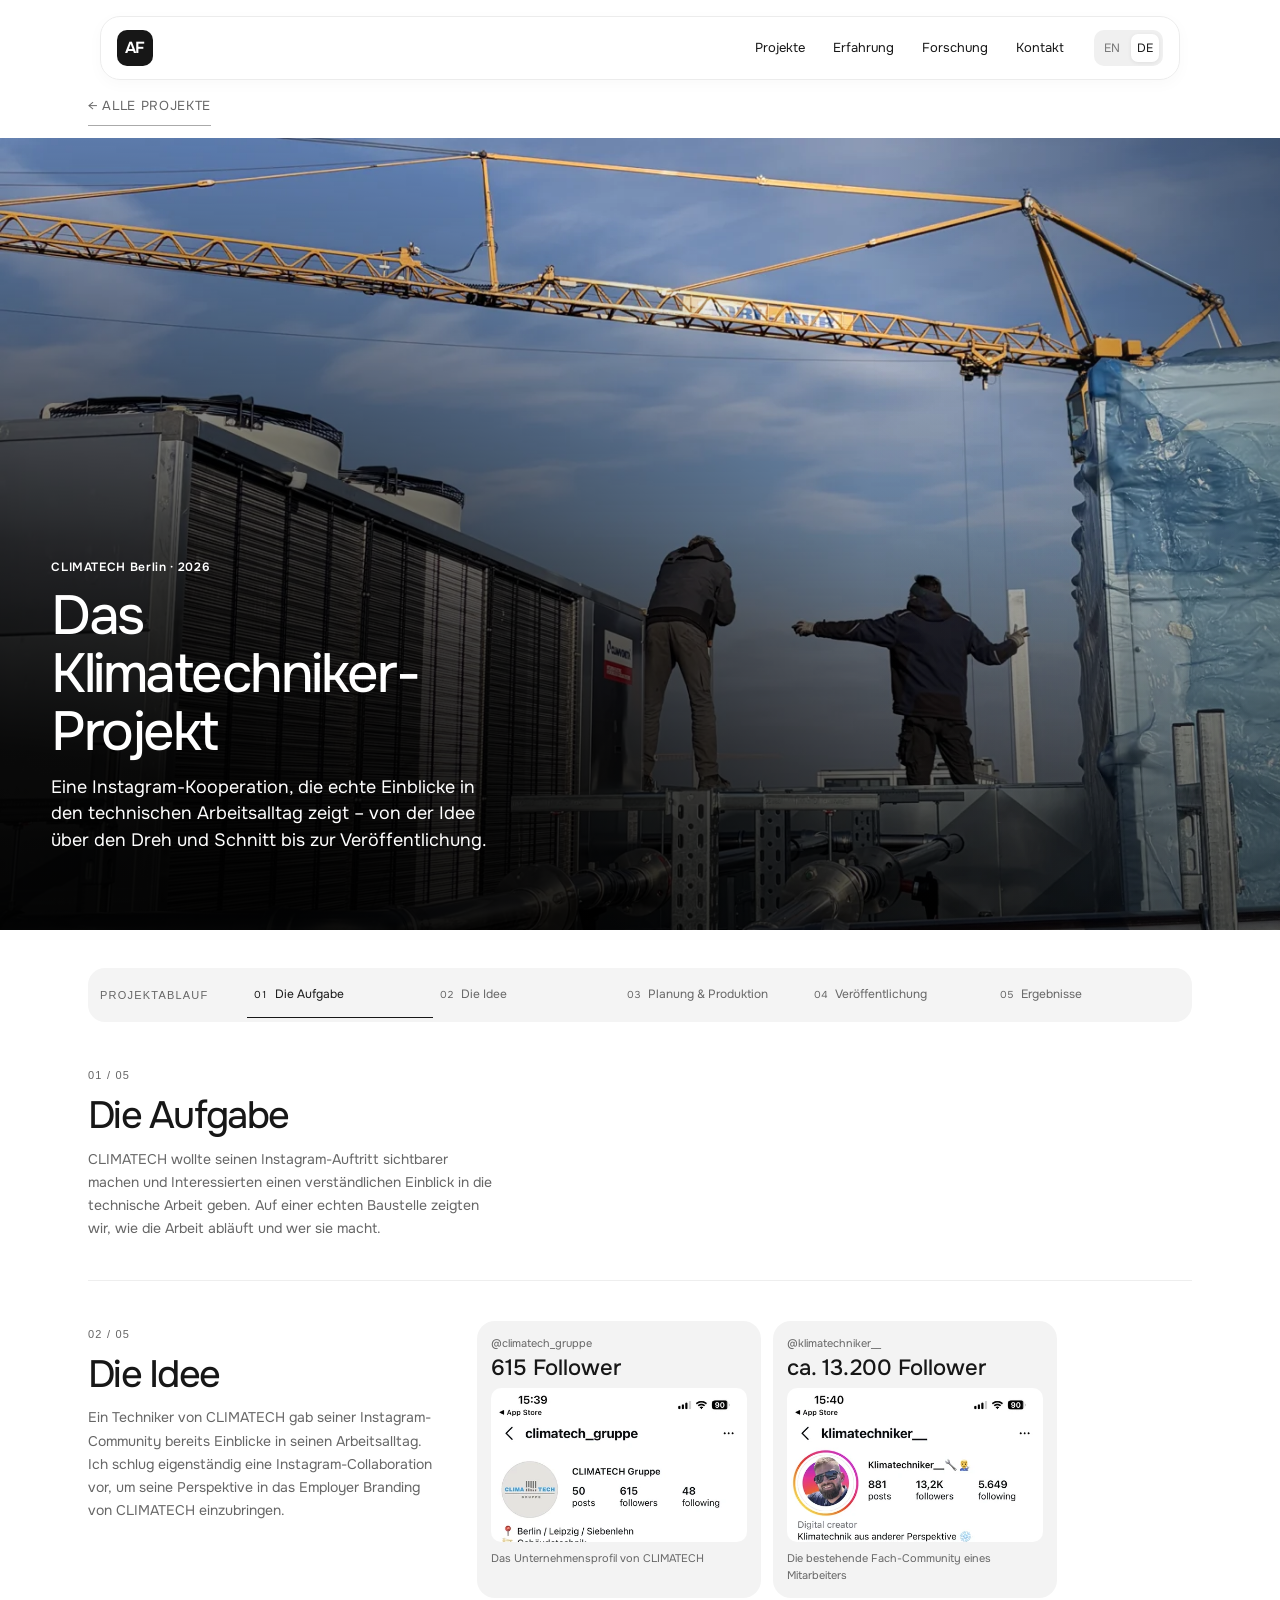
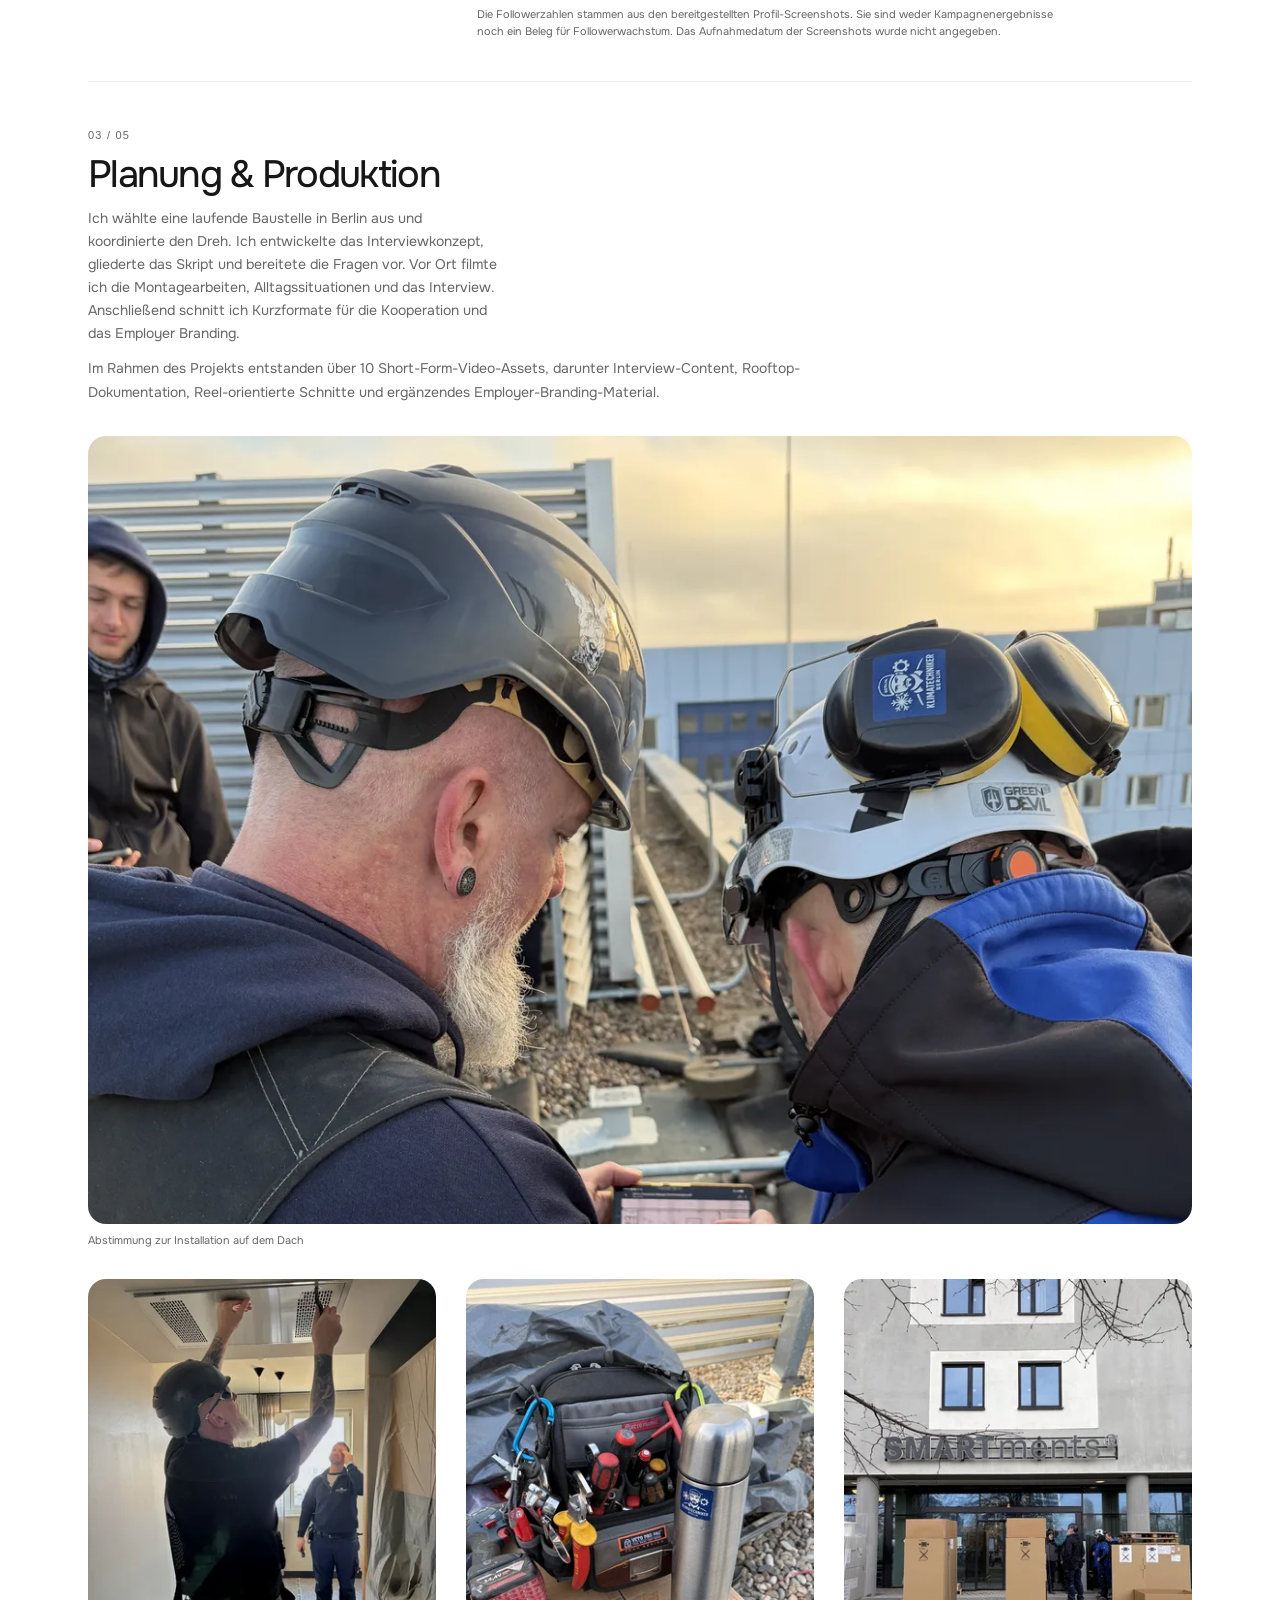
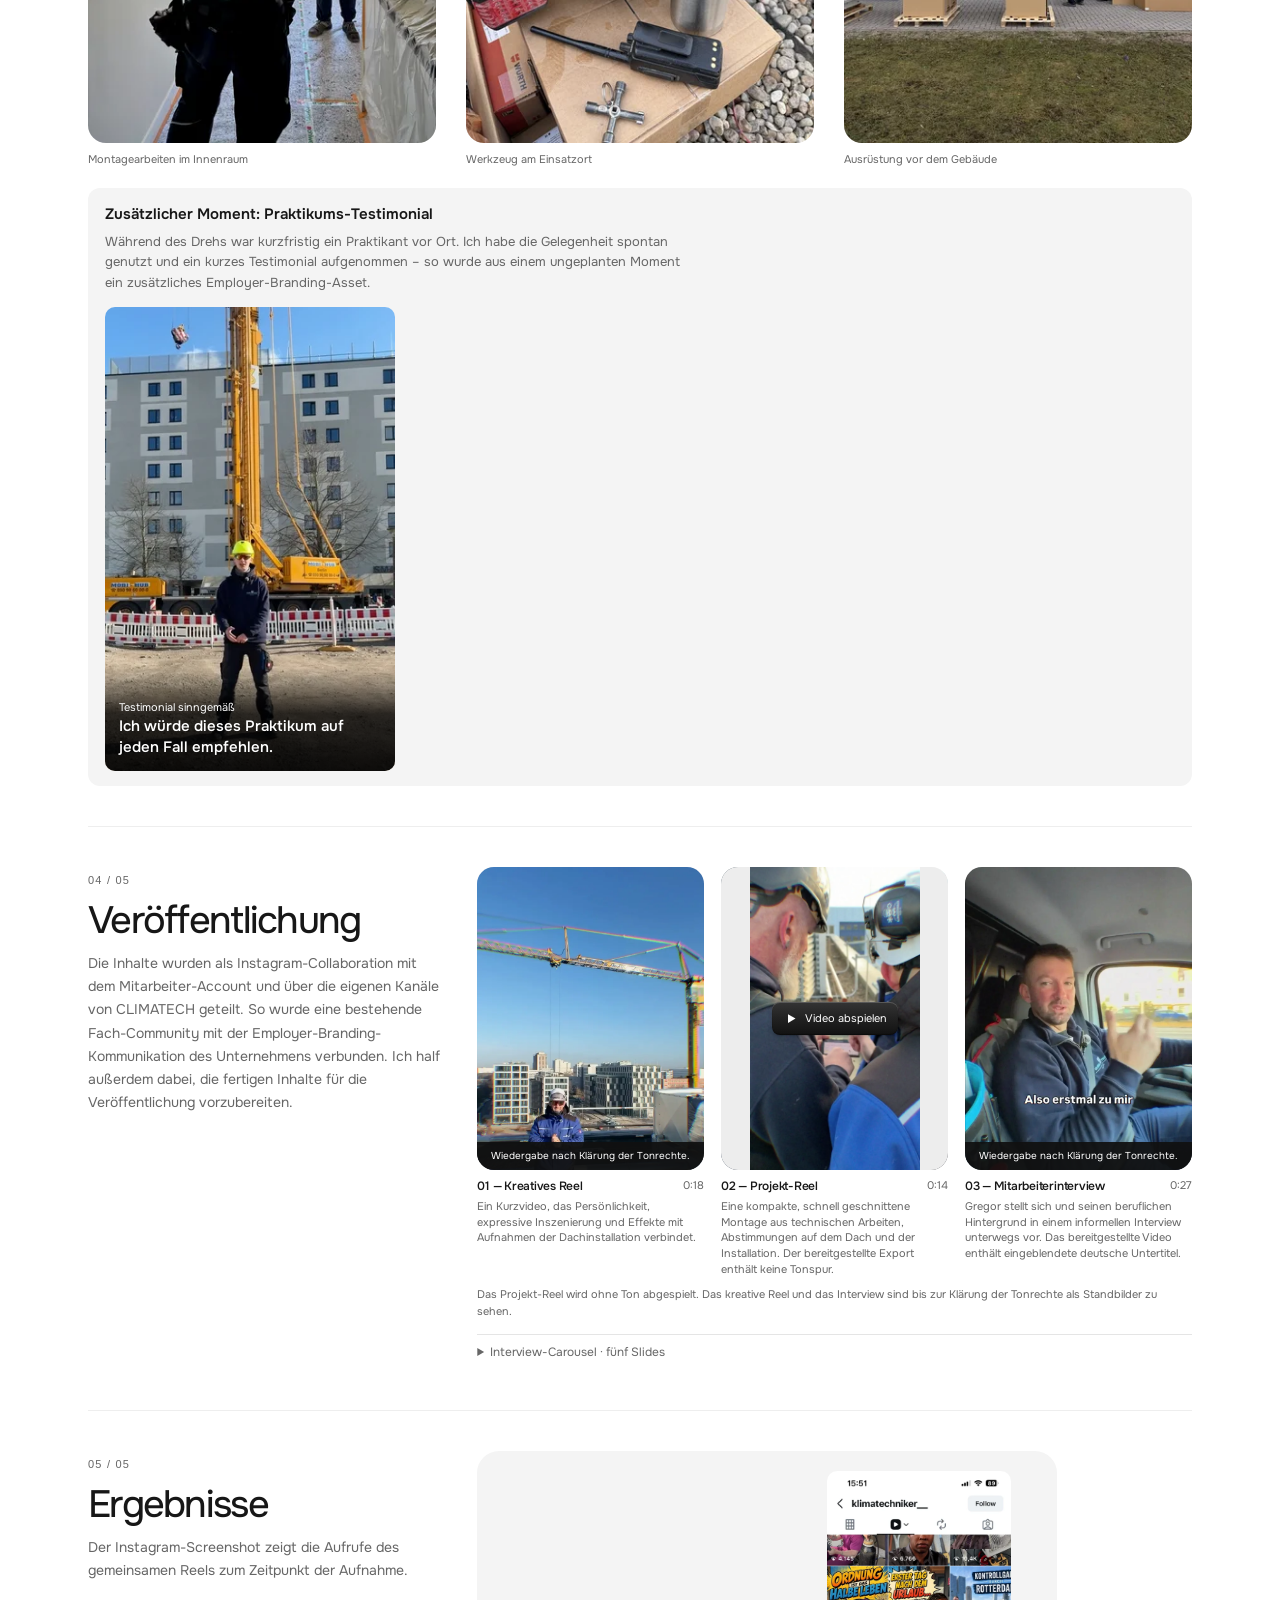
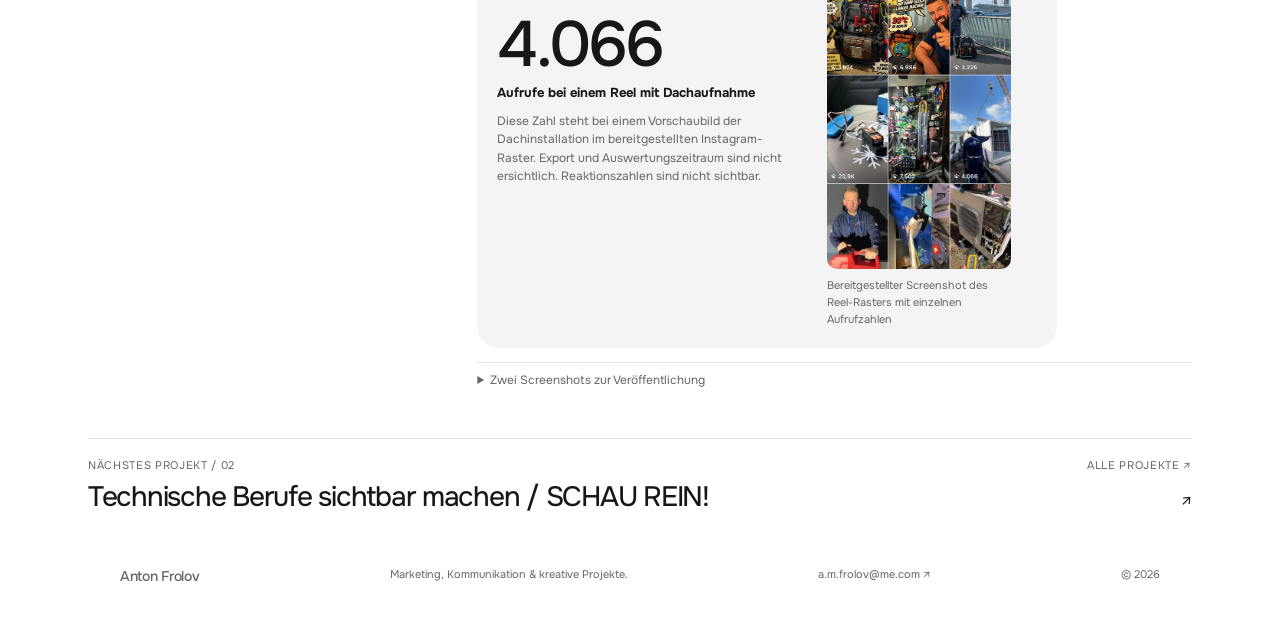
<file: de-people-behind-the-projects.html>
<!doctype html><html lang="de"><head><meta charset="utf-8"><meta name="viewport" content="width=device-width,initial-scale=1"><title>Das Klimatechniker-Projekt | Anton Frolov</title><meta name="description" content="Employer Branding für CLIMATECH mit Anton Frolov. Von der Idee zur Instagram-Kooperation über die Drehplanung bis zu Kamera und Schnitt für Reels und Interview."><link rel="canonical" href="https://antonfrolov.de/de-people-behind-the-projects.html"><link rel="alternate" hreflang="en" href="https://antonfrolov.de/people-behind-the-projects.html"><link rel="alternate" hreflang="de" href="https://antonfrolov.de/de-people-behind-the-projects.html"><link rel="alternate" hreflang="x-default" href="https://antonfrolov.de/people-behind-the-projects.html"><meta property="og:url" content="https://antonfrolov.de/de-people-behind-the-projects.html"><meta property="og:title" content="Das Klimatechniker-Projekt | Anton Frolov"><meta property="og:description" content="Employer Branding für CLIMATECH mit Anton Frolov. Von der Idee zur Instagram-Kooperation über die Drehplanung bis zu Kamera und Schnitt für Reels und Interview."><meta property="og:type" content="website"><meta property="og:image" content="https://antonfrolov.de/social-preview.png"><meta name="twitter:card" content="summary_large_image"><meta name="theme-color" content="#ffffff"><link rel="icon" href="/favicon.svg" type="image/svg+xml"><link rel="stylesheet" href="/style.css?v=6631f91f88b2"><link rel="stylesheet" href="/editorial.css?v=8d6d3f4f198a"><script src="/site.js?v=295cc2049133" defer></script><link rel="stylesheet" href="/klimatechniker.css?v=5dbcfe0a2da8"><script src="/klimatechniker.js?v=a23135df7093" defer></script></head><body><a class="skip" href="#main">Zum Inhalt springen</a><header class="site-header"><a class="wordmark" href="/de.html" aria-label="Anton Frolov">AF</a><button class="menu-toggle" aria-expanded="false" aria-controls="navigation">Menü +</button><nav id="navigation" aria-label="Menü"><a href="/de.html#work">Projekte</a><a href="/de.html#experience">Erfahrung</a><a href="/de.html#research">Forschung</a><a href="/de.html#contact">Kontakt</a></nav><div class="language"><a lang="en" href="/people-behind-the-projects.html" >EN</a><span>/</span><a lang="de" href="/de-people-behind-the-projects.html" aria-current="page">DE</a></div></header><main id="main"><section class="kt-hero" aria-labelledby="case-title">
  <div class="kt-hero-top"><a class="text-link" href="/de.html#work">← Alle Projekte</a></div>
  <div class="kt-banner">
   <picture>
    <source media="(max-width: 650px)" srcset="/media/klimatechniker/berlin-crane-mobile-480.webp 480w, /media/klimatechniker/berlin-crane-mobile-800.webp 800w" sizes="100vw">
    <img class="" src="/media/klimatechniker/berlin-crane-hero-1776.webp" srcset="/media/klimatechniker/berlin-crane-hero-640.webp 640w, /media/klimatechniker/berlin-crane-hero-1120.webp 1120w, /media/klimatechniker/berlin-crane-hero-1776.webp 1776w" sizes="(max-width: 800px) 100vw, 118vw" width="1776" height="960" alt="Mitarbeiter zwischen Lüftungsrohren auf einem Berliner Dach, darüber ein Kran" loading="eager" decoding="async" fetchpriority=high>
   </picture>
   <div class="kt-banner-copy">
    <p class="kt-banner-credit">CLIMATECH Berlin · 2026</p>
    <h1 id="case-title">Das Klimatechniker-Projekt</h1>
    <p class="kt-subtitle">Eine Instagram-Kooperation, die echte Einblicke in den technischen Arbeitsalltag zeigt – von der Idee über den Dreh und Schnitt bis zur Veröffentlichung.</p>
   </div>
  </div>
 </section>
 <div class="kt-case">
 <section class="kt-timeline" aria-labelledby="timeline-title">
  <div class="kt-index">
   <h2 id="timeline-title">Projektablauf</h2>
   <nav class="kt-stage-nav" aria-label="Projektablauf"><ol><li><a href="#brief"><span class="kt-nav-number">01</span><span>Die Aufgabe</span></a></li><li><a href="#opportunity"><span class="kt-nav-number">02</span><span>Die Idee</span></a></li><li><a href="#production"><span class="kt-nav-number">03</span><span>Planung &amp; Produktion</span></a></li><li><a href="#publication"><span class="kt-nav-number">04</span><span>Veröffentlichung</span></a></li><li><a href="#results"><span class="kt-nav-number">05</span><span>Ergebnisse</span></a></li></ol></nav>
  </div>
  <ol class="kt-stages">
   <li class="kt-stage kt-brief" id="brief" aria-labelledby="brief-title">
    <div class="kt-stage-heading"><span class="kt-stage-number">01 / 05</span><h3 id="brief-title">Die Aufgabe</h3><p>CLIMATECH wollte seinen Instagram-Auftritt sichtbarer machen und Interessierten einen verständlichen Einblick in die technische Arbeit geben. Auf einer echten Baustelle zeigten wir, wie die Arbeit abläuft und wer sie macht.</p></div>
   </li>
   <li class="kt-stage" id="opportunity" aria-labelledby="opportunity-title">
    <div class="kt-stage-heading"><span class="kt-stage-number">02 / 05</span><h3 id="opportunity-title">Die Idee</h3><p>Ein Techniker von CLIMATECH gab seiner Instagram-Community bereits Einblicke in seinen Arbeitsalltag. Ich schlug eigenständig eine Instagram-Collaboration vor, um seine Perspektive in das Employer Branding von CLIMATECH einzubringen.</p></div>
    <div class="kt-stage-content">
     <div class="kt-profile-pair"><figure class="kt-profile"><div class="kt-profile-head"><span>@climatech_gruppe</span><strong>615 Follower</strong></div><a class="kt-source-image" href="/media/klimatechniker/profile-company-1170.webp" target="_blank" rel="noopener" aria-label="Bereitgestellter Screenshot des Instagram-Profils climatech_gruppe mit 615 Followern — Bild öffnen"><img class="" src="/media/klimatechniker/profile-company-1170.webp" srcset="/media/klimatechniker/profile-company-480.webp 480w, /media/klimatechniker/profile-company-800.webp 800w, /media/klimatechniker/profile-company-1170.webp 1170w" sizes="(max-width: 650px) 40vw, 180px" width="1170" height="2532" alt="Bereitgestellter Screenshot des Instagram-Profils climatech_gruppe mit 615 Followern" loading="lazy" decoding="async" ></a><figcaption>Das Unternehmensprofil von CLIMATECH</figcaption></figure><figure class="kt-profile"><div class="kt-profile-head"><span>@klimatechniker__</span><strong>ca. 13.200 Follower</strong></div><a class="kt-source-image" href="/media/klimatechniker/profile-employee-1170.webp" target="_blank" rel="noopener" aria-label="Bereitgestellter Screenshot des Instagram-Profils klimatechniker__ mit 13,2 Tsd. Followern — Bild öffnen"><img class="" src="/media/klimatechniker/profile-employee-1170.webp" srcset="/media/klimatechniker/profile-employee-480.webp 480w, /media/klimatechniker/profile-employee-800.webp 800w, /media/klimatechniker/profile-employee-1170.webp 1170w" sizes="(max-width: 650px) 40vw, 180px" width="1170" height="2532" alt="Bereitgestellter Screenshot des Instagram-Profils klimatechniker__ mit 13,2 Tsd. Followern" loading="lazy" decoding="async" ></a><figcaption>Die bestehende Fach-Community eines Mitarbeiters</figcaption></figure></div>
     <p class="kt-source-note">Die Followerzahlen stammen aus den bereitgestellten Profil-Screenshots. Sie sind weder Kampagnenergebnisse noch ein Beleg für Followerwachstum. Das Aufnahmedatum der Screenshots wurde nicht angegeben.</p>
    </div>
   </li>
   <li class="kt-stage kt-production" id="production" aria-labelledby="production-title">
    <div id="planning">
     <div class="kt-stage-heading"><span class="kt-stage-number">03 / 05</span><h3 id="production-title">Planung &amp; Produktion</h3><p>Ich wählte eine laufende Baustelle in Berlin aus und koordinierte den Dreh. Ich entwickelte das Interviewkonzept, gliederte das Skript und bereitete die Fragen vor. Vor Ort filmte ich die Montagearbeiten, Alltagssituationen und das Interview. Anschließend schnitt ich Kurzformate für die Kooperation und das Employer Branding.</p></div>
     <p class="kt-project-scale">Im Rahmen des Projekts entstanden über 10 Short-Form-Video-Assets, darunter Interview-Content, Rooftop-Dokumentation, Reel-orientierte Schnitte und ergänzendes Employer-Branding-Material.</p>
    </div>
    <div class="kt-stage-content">
     <div class="kt-photo-grid" id="production-photos"><figure class="kt-photo-feature"><a href="/media/klimatechniker/berlin-rooftop-coordination-1200.webp" target="_blank" rel="noopener" aria-label="Zwei Techniker mit Schutzhelmen schauen auf ein Handgerät auf dem Berliner Dach"><img class="" src="/media/klimatechniker/berlin-rooftop-coordination-1200.webp" srcset="/media/klimatechniker/berlin-rooftop-coordination-480.webp 480w, /media/klimatechniker/berlin-rooftop-coordination-800.webp 800w, /media/klimatechniker/berlin-rooftop-coordination-1200.webp 1200w" sizes="(max-width: 650px) calc(100vw - 36px), (max-width: 1160px) calc(100vw - 56px), 1104px" width="1200" height="1600" alt="Zwei Techniker mit Schutzhelmen schauen auf ein Handgerät auf dem Berliner Dach" loading="lazy" decoding="async" ></a><figcaption>Abstimmung zur Installation auf dem Dach</figcaption></figure><figure class=""><a href="/media/klimatechniker/berlin-indoor-installation-720.webp" target="_blank" rel="noopener" aria-label="Ein Techniker arbeitet an einem Deckengerät, während ein Kollege hinter ihm steht"><img class="" src="/media/klimatechniker/berlin-indoor-installation-720.webp" srcset="/media/klimatechniker/berlin-indoor-installation-360.webp 360w, /media/klimatechniker/berlin-indoor-installation-720.webp 720w" sizes="(max-width: 650px) calc((100vw - 46px) / 2), (max-width: 1160px) 31vw, 356px" width="720" height="960" alt="Ein Techniker arbeitet an einem Deckengerät, während ein Kollege hinter ihm steht" loading="lazy" decoding="async" ></a><figcaption>Montagearbeiten im Innenraum</figcaption></figure><figure class=""><a href="/media/klimatechniker/berlin-tools-720.webp" target="_blank" rel="noopener" aria-label="Werkzeug und Ausrüstung auf Karton am Einsatzort auf dem Dach"><img class="" src="/media/klimatechniker/berlin-tools-720.webp" srcset="/media/klimatechniker/berlin-tools-360.webp 360w, /media/klimatechniker/berlin-tools-720.webp 720w" sizes="(max-width: 650px) calc((100vw - 46px) / 2), (max-width: 1160px) 31vw, 356px" width="720" height="960" alt="Werkzeug und Ausrüstung auf Karton am Einsatzort auf dem Dach" loading="lazy" decoding="async" ></a><figcaption>Werkzeug am Einsatzort</figcaption></figure><figure class=""><a href="/media/klimatechniker/berlin-site-equipment-720.webp" target="_blank" rel="noopener" aria-label="Verpackte Ausrüstung und Mitarbeiter vor dem Eingang des Forums Landsberger Allee"><img class="" src="/media/klimatechniker/berlin-site-equipment-720.webp" srcset="/media/klimatechniker/berlin-site-equipment-360.webp 360w, /media/klimatechniker/berlin-site-equipment-720.webp 720w" sizes="(max-width: 650px) calc((100vw - 46px) / 2), (max-width: 1160px) 31vw, 356px" width="720" height="960" alt="Verpackte Ausrüstung und Mitarbeiter vor dem Eingang des Forums Landsberger Allee" loading="lazy" decoding="async" ></a><figcaption>Ausrüstung vor dem Gebäude</figcaption></figure></div>
     <aside class="kt-trainee" aria-labelledby="trainee-title">
      <h4 id="trainee-title">Zusätzlicher Moment: Praktikums-Testimonial</h4>
      <p>Während des Drehs war kurzfristig ein Praktikant vor Ort. Ich habe die Gelegenheit spontan genutzt und ein kurzes Testimonial aufgenommen – so wurde aus einem ungeplanten Moment ein zusätzliches Employer-Branding-Asset.</p>
      <figure class="kt-trainee-still">
       <img class="" src="/media/klimatechniker/berlin-trainee-640.webp" srcset="/media/klimatechniker/berlin-trainee-320.webp 320w, /media/klimatechniker/berlin-trainee-640.webp 640w" sizes="(max-width: 360px) calc(100vw - 70px), 290px" width="640" height="1024" alt="Der Praktikant mit gelbem Schutzhelm vor dem Kran" loading="lazy" decoding="async" >
       <figcaption>
        <span>Testimonial sinngemäß</span>
        <strong lang="de">Ich würde dieses Praktikum auf jeden Fall empfehlen.</strong>
       </figcaption>
      </figure>
     </aside>
    </div>
   </li>
   <li class="kt-stage kt-publication" id="publication" aria-labelledby="publication-title">
    <div class="kt-stage-heading"><span class="kt-stage-number">04 / 05</span><h3 id="publication-title">Veröffentlichung</h3><p>Die Inhalte wurden als Instagram-Collaboration mit dem Mitarbeiter-Account und über die eigenen Kanäle von CLIMATECH geteilt. So wurde eine bestehende Fach-Community mit der Employer-Branding-Kommunikation des Unternehmens verbunden. Ich half außerdem dabei, die fertigen Inhalte für die Veröffentlichung vorzubereiten.</p></div>
    <div class="kt-stage-content" id="films">
     <p class="kt-output-hint">Mit Wischen oder den Pfeiltasten durch die drei Videos blättern →</p>
     <div class="kt-video-grid" tabindex="0" role="region" aria-label="Drei ausgewählte Videos"><article class="kt-video"><div class="kt-player" style="--video-ratio:720/1280"><div class="kt-held"><img src="/media/klimatechniker/reel-2-poster.webp" width="720" height="1280" alt="01 — Kreatives Reel" loading="lazy"><p>Wiedergabe nach Klärung der Tonrechte.</p></div></div><div class="kt-video-heading"><h3>01 — Kreatives Reel</h3><span>0:18</span></div><p id="desc-reel-2">Ein Kurzvideo, das Persönlichkeit, expressive Inszenierung und Effekte mit Aufnahmen der Dachinstallation verbindet.</p></article><article class="kt-video"><div class="kt-player" style="--video-ratio:720/1280"><video id="kt-reel-1" controls playsinline preload="none" width="720" height="1280" poster="/media/klimatechniker/reel-1-poster.webp" aria-label="02 — Projekt-Reel" aria-describedby="desc-reel-1"><source src="/media/klimatechniker/reel-1.mp4" type="video/mp4"><p>Wiedergabe nach Klärung der Tonrechte.</p></video><button class="kt-start" hidden type="button" data-video="kt-reel-1" style="background-image:url(/media/klimatechniker/reel-1-poster.webp)" aria-label="Abspielen: 02 — Projekt-Reel"><span class="kt-play-face"><svg viewBox="0 0 24 24" aria-hidden="true" focusable="false"><path fill="currentColor" d="M8 5v14l12-7z"/></svg>Video abspielen</span></button></div><div class="kt-video-heading"><h3>02 — Projekt-Reel</h3><span>0:14</span></div><p id="desc-reel-1">Eine kompakte, schnell geschnittene Montage aus technischen Arbeiten, Abstimmungen auf dem Dach und der Installation. Der bereitgestellte Export enthält keine Tonspur.</p></article><article class="kt-video"><div class="kt-player" style="--video-ratio:720/960"><div class="kt-held"><img src="/media/klimatechniker/interview-poster.webp" width="720" height="960" alt="03 — Mitarbeiterinterview" loading="lazy"><p>Wiedergabe nach Klärung der Tonrechte.</p></div></div><div class="kt-video-heading"><h3>03 — Mitarbeiterinterview</h3><span>0:27</span></div><p id="desc-interview">Gregor stellt sich und seinen beruflichen Hintergrund in einem informellen Interview unterwegs vor. Das bereitgestellte Video enthält eingeblendete deutsche Untertitel.</p></article></div>
     <p class="kt-player-note">Das Projekt-Reel wird ohne Ton abgespielt. Das kreative Reel und das Interview sind bis zur Klärung der Tonrechte als Standbilder zu sehen.</p>
     <details class="kt-evidence kt-carousel-details">
      <summary>Interview-Carousel · fünf Slides</summary>
     <div class="kt-carousel-intro"><h3>Das Interview als Carousel weitererzählt.</h3><p>Fünf bereitgestellte Slides stellen Gregor vor und machen seine Perspektive in einem lesbaren, speicherbaren Format zugänglich.</p><span class="kt-swipe">Alle fünf Slides per Scrollen oder Pfeiltasten ansehen →</span></div><ul class="kt-carousel" tabindex="0" aria-label="Fünf Original-Slides des Interview-Carousels"><li><img class="" src="/media/klimatechniker/carousel-1-1080.webp" srcset="/media/klimatechniker/carousel-1-480.webp 480w, /media/klimatechniker/carousel-1-800.webp 800w, /media/klimatechniker/carousel-1-1080.webp 1080w" sizes="(max-width: 650px) 75vw, 29vw" width="1080" height="1440" alt="Titel des Interview-Carousels: Im Gespräch mit Gregor, CLIMATECH Berlin" loading="lazy" decoding="async" ><span class="kt-slide-number">01 / 05</span></li><li><img class="" src="/media/klimatechniker/carousel-2-1080.webp" srcset="/media/klimatechniker/carousel-2-480.webp 480w, /media/klimatechniker/carousel-2-800.webp 800w, /media/klimatechniker/carousel-2-1080.webp 1080w" sizes="(max-width: 650px) 75vw, 29vw" width="1080" height="1440" alt="Dachinstallation mit Gregors Zitat über den Aufbau einer Social-Media-Community und fachlichen Austausch" loading="lazy" decoding="async" ><span class="kt-slide-number">02 / 05</span></li><li><img class="" src="/media/klimatechniker/carousel-3-1080.webp" srcset="/media/klimatechniker/carousel-3-480.webp 480w, /media/klimatechniker/carousel-3-800.webp 800w, /media/klimatechniker/carousel-3-1080.webp 1080w" sizes="(max-width: 650px) 75vw, 29vw" width="1080" height="1440" alt="Zwei Techniker auf dem Dach mit einem Zitat über gute Zusammenarbeit und gegenseitige Unterstützung bei CLIMATECH Berlin" loading="lazy" decoding="async" ><span class="kt-slide-number">03 / 05</span></li><li><img class="" src="/media/klimatechniker/carousel-4-1080.webp" srcset="/media/klimatechniker/carousel-4-480.webp 480w, /media/klimatechniker/carousel-4-800.webp 800w, /media/klimatechniker/carousel-4-1080.webp 1080w" sizes="(max-width: 650px) 75vw, 29vw" width="1080" height="1440" alt="Team auf dem Dach mit einem Zitat über kollegiale Unterstützung und das Lernen aus Fehlern" loading="lazy" decoding="async" ><span class="kt-slide-number">04 / 05</span></li><li><img class="" src="/media/klimatechniker/carousel-5-1080.webp" srcset="/media/klimatechniker/carousel-5-480.webp 480w, /media/klimatechniker/carousel-5-800.webp 800w, /media/klimatechniker/carousel-5-1080.webp 1080w" sizes="(max-width: 650px) 75vw, 29vw" width="1080" height="1440" alt="Werkzeugtasche mit einem Zitat über Ausstattung und flexibles Arbeiten bei CLIMATECH" loading="lazy" decoding="async" ><span class="kt-slide-number">05 / 05</span></li></ul><details class="kt-transcript"><summary>Carousel-Texte lesen</summary><ol><li>Im Gespräch mit Gregor — CLIMATECH Berlin.</li><li>Die Idee war eigentlich, auf Social Media eine Community aufzubauen, um mich auszutauschen – wie ich verschiedene Sachen am besten praktiziere.</li><li>Bei CLIMATECH Berlin versuchen wir, unsere Aufgaben so gut wie möglich umzusetzen und die Kunden zufriedenzustellen.</li><li>Natürlich gibt es hier Kollegen, die sagen: Wir machen das so und dort hast du einen Fehler gemacht. Aber das wird niemals genutzt, mich runterzumachen. Es geht darum, aus Fehlern zu lernen und jeden Tag besser zu werden.</li><li>Wir sind bei CLIMATECH gut ausgestattet. Top Equipment und alles ist flexibel.</li></ol></details>
     </details>
    </div>
   </li>
   <li class="kt-stage" id="results" aria-labelledby="results-title">
    <div class="kt-stage-heading"><span class="kt-stage-number">05 / 05</span><h3 id="results-title">Ergebnisse</h3><p>Der Instagram-Screenshot zeigt die Aufrufe des gemeinsamen Reels zum Zeitpunkt der Aufnahme.</p></div>
    <div class="kt-stage-content">
     <div class="kt-results">
      <div class="kt-metric">
       <strong>4.066</strong>
       <h4>Aufrufe bei einem Reel mit Dachaufnahme</h4>
       <p>Diese Zahl steht bei einem Vorschaubild der Dachinstallation im bereitgestellten Instagram-Raster. Export und Auswertungszeitraum sind nicht ersichtlich. Reaktionszahlen sind nicht sichtbar.</p>
      </div>
      <figure class="kt-performance"><a href="/media/klimatechniker/performance-1170.webp" target="_blank" rel="noopener" aria-label="Instagram-Reel-Raster mit einzelnen Aufrufzahlen, darunter 4.066 bei einem Vorschaubild der Dachinstallation; außerdem sind andere Beiträge sichtbar"><img class="" src="/media/klimatechniker/performance-1170.webp" srcset="/media/klimatechniker/performance-480.webp 480w, /media/klimatechniker/performance-800.webp 800w, /media/klimatechniker/performance-1170.webp 1170w" sizes="(max-width: 750px) 34vw, 190px" width="1170" height="2532" alt="Instagram-Reel-Raster mit einzelnen Aufrufzahlen, darunter 4.066 bei einem Vorschaubild der Dachinstallation; außerdem sind andere Beiträge sichtbar" loading="lazy" decoding="async" ></a><figcaption>Bereitgestellter Screenshot des Reel-Rasters mit einzelnen Aufrufzahlen</figcaption></figure>
     </div>
     <details class="kt-evidence">
      <summary>Zwei Screenshots zur Veröffentlichung</summary>
      <div class="kt-evidence-grid"><figure class=""><a href="/media/klimatechniker/publication-company-1170.webp" target="_blank" rel="noopener" aria-label="Bereitgestelltes Instagram-Raster von CLIMATECH mit dem Gregor-Interview-Carousel zwischen Unternehmensbeiträgen"><img class="" src="/media/klimatechniker/publication-company-1170.webp" srcset="/media/klimatechniker/publication-company-480.webp 480w, /media/klimatechniker/publication-company-800.webp 800w, /media/klimatechniker/publication-company-1170.webp 1170w" sizes="(max-width: 650px) 38vw, 220px" width="1170" height="2532" alt="Bereitgestelltes Instagram-Raster von CLIMATECH mit dem Gregor-Interview-Carousel zwischen Unternehmensbeiträgen" loading="lazy" decoding="async" ></a><figcaption>Das Interview-Carousel im Instagram-Raster von CLIMATECH</figcaption></figure><figure class=""><a href="/media/klimatechniker/publication-employee-1170.webp" target="_blank" rel="noopener" aria-label="Bereitgestelltes Instagram-Raster des Mitarbeiters mit dem Gregor-Interview-Carousel"><img class="" src="/media/klimatechniker/publication-employee-1170.webp" srcset="/media/klimatechniker/publication-employee-480.webp 480w, /media/klimatechniker/publication-employee-800.webp 800w, /media/klimatechniker/publication-employee-1170.webp 1170w" sizes="(max-width: 650px) 38vw, 220px" width="1170" height="2532" alt="Bereitgestelltes Instagram-Raster des Mitarbeiters mit dem Gregor-Interview-Carousel" loading="lazy" decoding="async" ></a><figcaption>Dasselbe Carousel im Mitarbeiterprofil</figcaption></figure></div>
     </details>
    </div>
   </li>
  </ol>
 </section>
 <div class="kt-next"><div class="kt-next-label"><span>Nächstes Projekt / 02</span><a href="/de.html#work">Alle Projekte ↗</a></div><a class="kt-next-title" href="/de-technical-careers.html"><h2>Technische Berufe sichtbar machen / SCHAU REIN!</h2><span aria-hidden="true">↗</span></a></div>
 </div></main><footer><a class="wordmark" href="/de.html">Anton Frolov</a><span>Marketing, Kommunikation & kreative Projekte.</span><a href="mailto:a.m.frolov@me.com">a.m.frolov@me.com ↗</a><span>© 2026</span></footer></body></html>
</file>
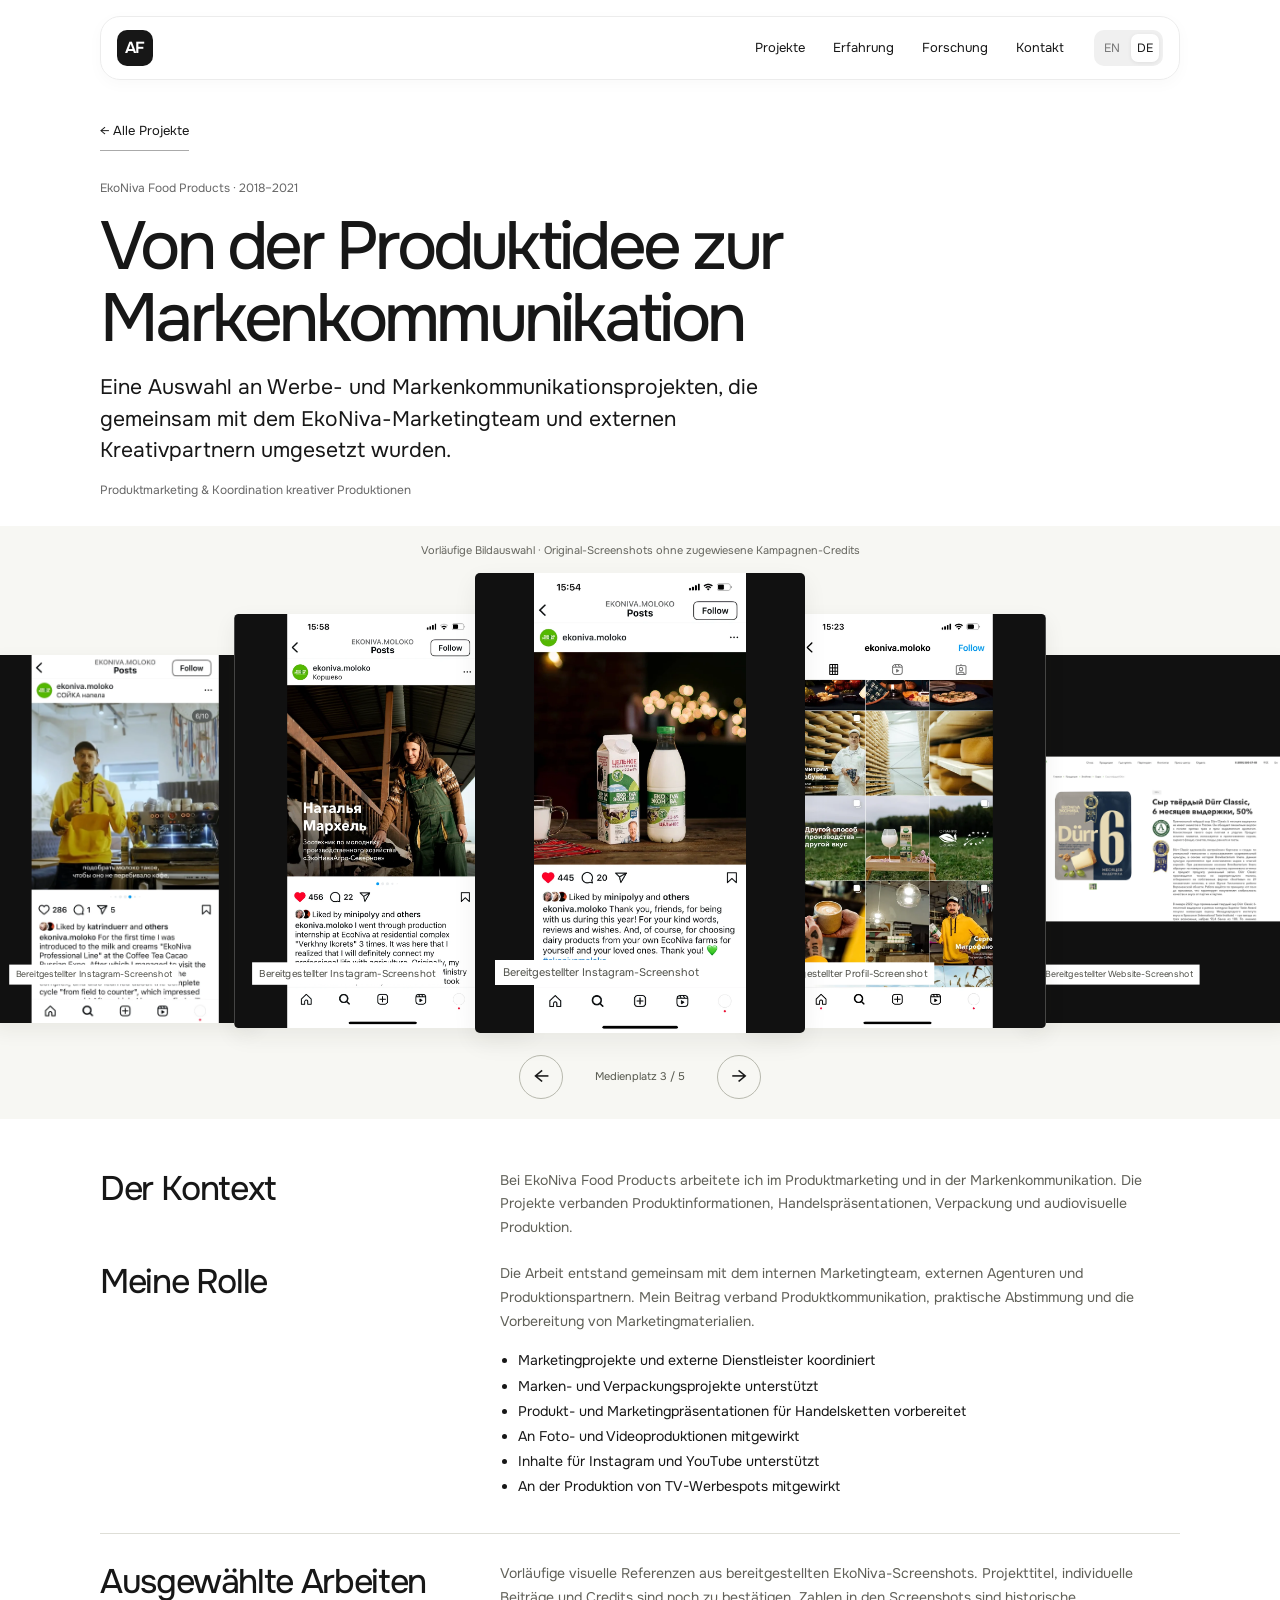
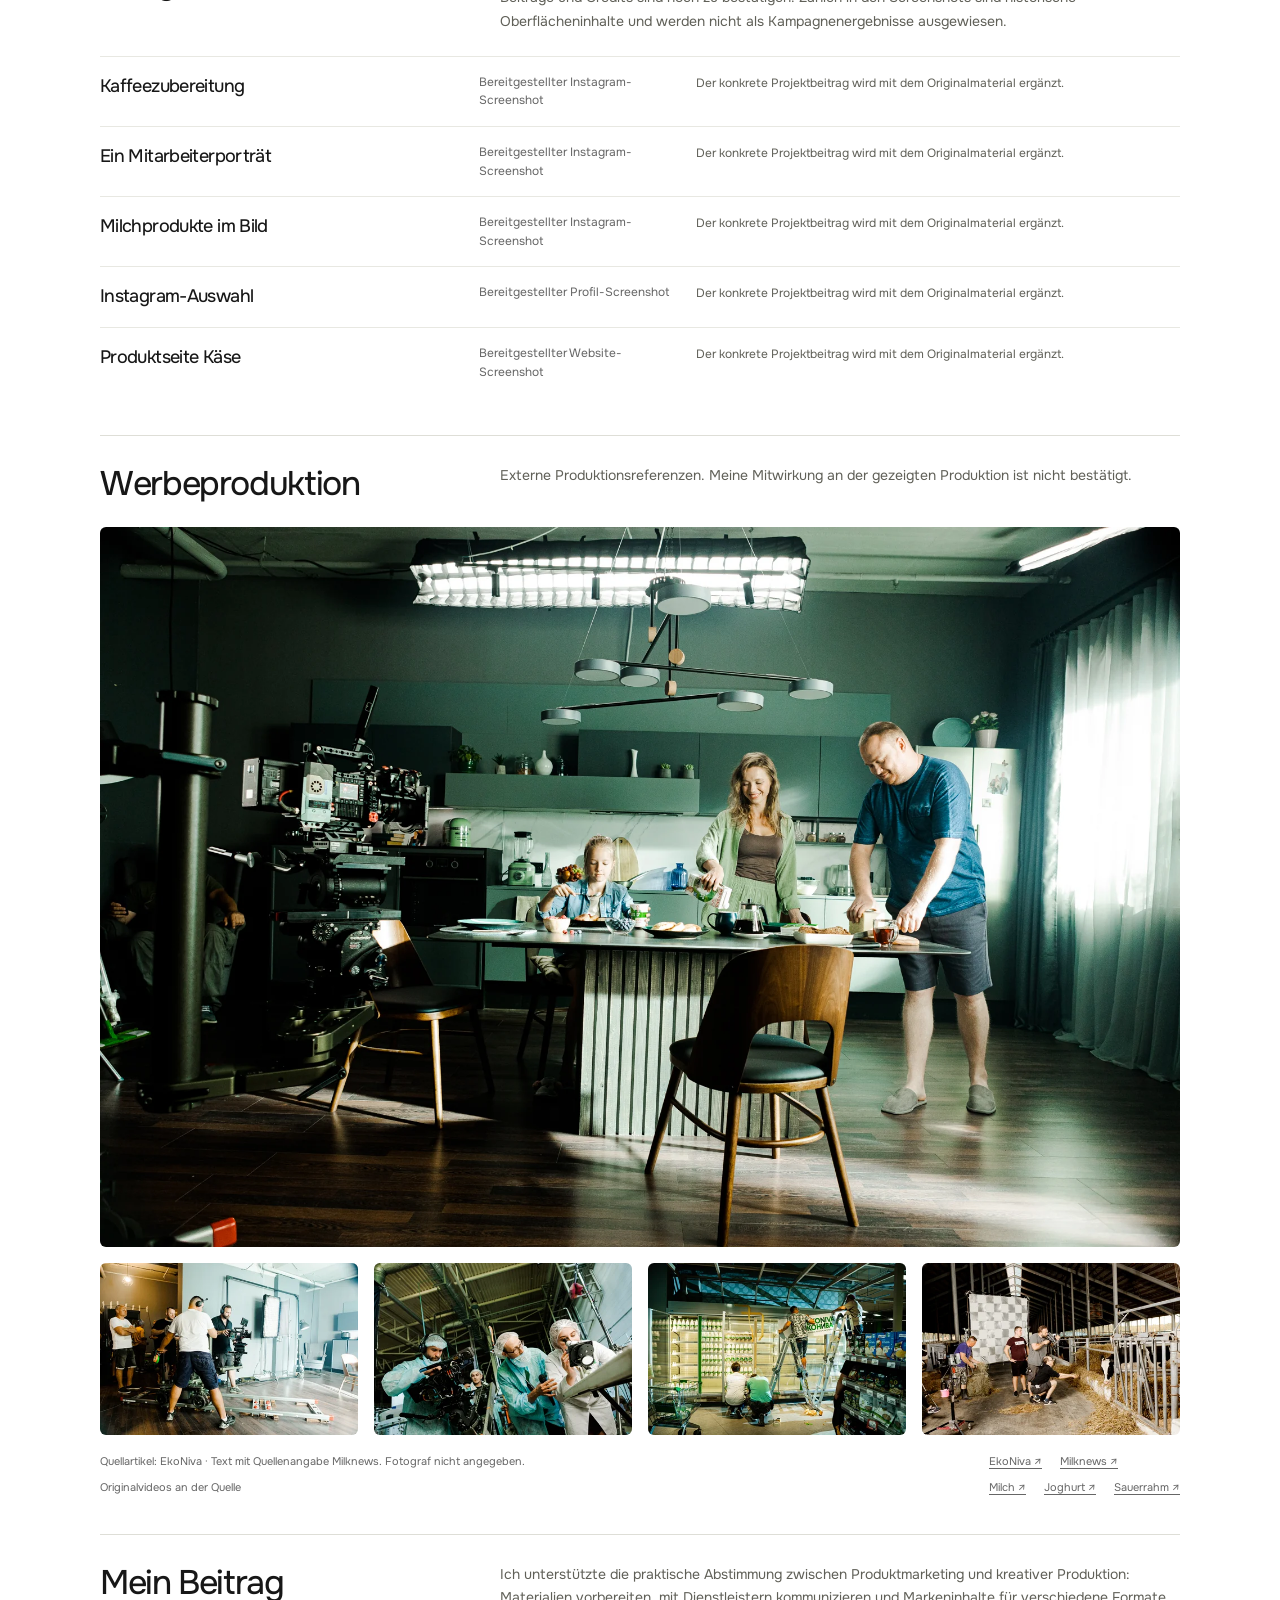
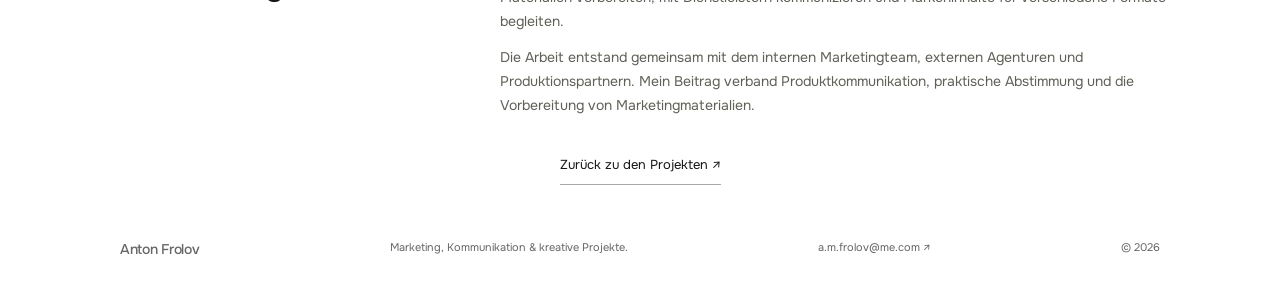
<file: de-product-to-brand.html>
<!doctype html><html lang="de"><head><meta charset="utf-8"><meta name="viewport" content="width=device-width,initial-scale=1"><title>Von der Produktidee zur Markenkommunikation | Anton Frolov</title><meta name="description" content="Eine Auswahl an Werbe- und Markenkommunikationsprojekten, die gemeinsam mit dem EkoNiva-Marketingteam und externen Kreativpartnern umgesetzt wurden."><link rel="canonical" href="https://antonfrolov.de/de-product-to-brand.html"><link rel="alternate" hreflang="en" href="https://antonfrolov.de/product-to-brand.html"><link rel="alternate" hreflang="de" href="https://antonfrolov.de/de-product-to-brand.html"><link rel="alternate" hreflang="x-default" href="https://antonfrolov.de/product-to-brand.html"><meta property="og:url" content="https://antonfrolov.de/de-product-to-brand.html"><meta property="og:title" content="Von der Produktidee zur Markenkommunikation | Anton Frolov"><meta property="og:description" content="Eine Auswahl an Werbe- und Markenkommunikationsprojekten, die gemeinsam mit dem EkoNiva-Marketingteam und externen Kreativpartnern umgesetzt wurden."><meta property="og:type" content="website"><meta property="og:image" content="https://antonfrolov.de/social-preview.png"><meta name="twitter:card" content="summary_large_image"><meta name="theme-color" content="#ffffff"><link rel="icon" href="/favicon.svg" type="image/svg+xml"><link rel="stylesheet" href="/style.css?v=6631f91f88b2"><link rel="stylesheet" href="/editorial.css?v=8d6d3f4f198a"><script src="/site.js?v=295cc2049133" defer></script><link rel="stylesheet" href="/ekoniva.css?v=52e643cb6b3b"><script src="/ekoniva.js?v=4efcf21d3841" defer></script></head><body><a class="skip" href="#main">Zum Inhalt springen</a><header class="site-header"><a class="wordmark" href="/de.html" aria-label="Anton Frolov">AF</a><button class="menu-toggle" aria-expanded="false" aria-controls="navigation">Menü +</button><nav id="navigation" aria-label="Menü"><a href="/de.html#work">Projekte</a><a href="/de.html#experience">Erfahrung</a><a href="/de.html#research">Forschung</a><a href="/de.html#contact">Kontakt</a></nav><div class="language"><a lang="en" href="/product-to-brand.html" >EN</a><span>/</span><a lang="de" href="/de-product-to-brand.html" aria-current="page">DE</a></div></header><main id="main">
<div class="ek-case">
 <section class="ek-intro" aria-labelledby="ek-title">
  <a class="text-link" href="/de.html#work">← Alle Projekte</a>
  <p class="ek-credit">EkoNiva Food Products · 2018–2021</p>
  <h1 id="ek-title">Von der Produktidee zur Markenkommunikation</h1>
  <p class="ek-introduction">Eine Auswahl an Werbe- und Markenkommunikationsprojekten, die gemeinsam mit dem EkoNiva-Marketingteam und externen Kreativpartnern umgesetzt wurden.</p>
  <p class="ek-role">Produktmarketing &amp; Koordination kreativer Produktionen</p>
 </section>
 <section id="ek-showcase" class="ek-showcase" aria-label="Werbung und Markenkommunikation" aria-roledescription="Karussell" tabindex="0"
          data-status="Medienplatz">
  <p class="ek-preview-note">Vorläufige Bildauswahl · Original-Screenshots ohne zugewiesene Kampagnen-Credits</p>
  <ol class="ek-panels"><li class="ek-panel" role="group" aria-roledescription="Folie" aria-label="1 / 5 — Kaffeezubereitung"><img src="/media/ekoniva/coffee-preparation.webp" alt="Screenshot mit einem Barista im gelben Pullover neben einer Kaffeemaschine." width="811" height="1600" loading="lazy" decoding="async"><div class="ek-panel-caption">Bereitgestellter Instagram-Screenshot</div></li><li class="ek-panel" role="group" aria-roledescription="Folie" aria-label="2 / 5 — Ein Mitarbeiterporträt"><img src="/media/ekoniva/employee-story.webp" alt="Instagram-Beitrag von EkoNiva mit einer Mitarbeiterin in grüner Arbeitskleidung auf einem Hof." width="739" height="1600" loading="lazy" decoding="async"><div class="ek-panel-caption">Bereitgestellter Instagram-Screenshot</div></li><li class="ek-panel" role="group" aria-roledescription="Folie" aria-label="3 / 5 — Milchprodukte im Bild"><img src="/media/ekoniva/dairy-products.webp" alt="Instagram-Beitrag von EkoNiva mit Milchverpackungen auf einem Holztisch und warmen Lichtern im Hintergrund." width="739" height="1600" loading="lazy" decoding="async"><div class="ek-panel-caption">Bereitgestellter Instagram-Screenshot</div></li><li class="ek-panel" role="group" aria-roledescription="Folie" aria-label="4 / 5 — Instagram-Auswahl"><img src="/media/ekoniva/instagram-selection.webp" alt="Screenshot des Instagram-Rasters von EkoNiva mit Lebensmitteln, Produkten und Menschen." width="739" height="1600" loading="lazy" decoding="async"><div class="ek-panel-caption">Bereitgestellter Profil-Screenshot</div></li><li class="ek-panel" role="group" aria-roledescription="Folie" aria-label="5 / 5 — Produktseite Käse"><img src="/media/ekoniva/cheese-product.webp" alt="Screenshot einer Käse-Produktseite von EkoNiva mit einer Hartkäseverpackung und russischen Produktinformationen." width="1280" height="800" loading="lazy" decoding="async"><div class="ek-panel-caption">Bereitgestellter Website-Screenshot</div></li></ol>
  <div class="ek-controls" hidden>
   <button type="button" data-direction="-1" aria-label="Vorheriges Medium">←</button>
   <p class="ek-status" role="status" aria-live="polite" aria-atomic="true"></p>
   <button type="button" data-direction="1" aria-label="Nächstes Medium">→</button>
  </div>
 </section>
 <section class="ek-editorial" aria-labelledby="ek-context">
  <h2 id="ek-context">Der Kontext</h2><p>Bei EkoNiva Food Products arbeitete ich im Produktmarketing und in der Markenkommunikation. Die Projekte verbanden Produktinformationen, Handelspräsentationen, Verpackung und audiovisuelle Produktion.</p>
  <h2>Meine Rolle</h2><div><p>Die Arbeit entstand gemeinsam mit dem internen Marketingteam, externen Agenturen und Produktionspartnern. Mein Beitrag verband Produktkommunikation, praktische Abstimmung und die Vorbereitung von Marketingmaterialien.</p><ul class="ek-responsibilities"><li>Marketingprojekte und externe Dienstleister koordiniert</li><li>Marken- und Verpackungsprojekte unterstützt</li><li>Produkt- und Marketingpräsentationen für Handelsketten vorbereitet</li><li>An Foto- und Videoproduktionen mitgewirkt</li><li>Inhalte für Instagram und YouTube unterstützt</li><li>An der Produktion von TV-Werbespots mitgewirkt</li></ul></div>
 </section>
 <section class="ek-work" aria-labelledby="ek-selected">
  <div class="ek-section-heading"><h2 id="ek-selected">Ausgewählte Arbeiten</h2><p>Vorläufige visuelle Referenzen aus bereitgestellten EkoNiva-Screenshots. Projekttitel, individuelle Beiträge und Credits sind noch zu bestätigen. Zahlen in den Screenshots sind historische Oberflächeninhalte und werden nicht als Kampagnenergebnisse ausgewiesen.</p></div>
  <article class="ek-work-row"><h3>Kaffeezubereitung</h3><span>Bereitgestellter Instagram-Screenshot</span><p>Der konkrete Projektbeitrag wird mit dem Originalmaterial ergänzt.</p></article><article class="ek-work-row"><h3>Ein Mitarbeiterporträt</h3><span>Bereitgestellter Instagram-Screenshot</span><p>Der konkrete Projektbeitrag wird mit dem Originalmaterial ergänzt.</p></article><article class="ek-work-row"><h3>Milchprodukte im Bild</h3><span>Bereitgestellter Instagram-Screenshot</span><p>Der konkrete Projektbeitrag wird mit dem Originalmaterial ergänzt.</p></article><article class="ek-work-row"><h3>Instagram-Auswahl</h3><span>Bereitgestellter Profil-Screenshot</span><p>Der konkrete Projektbeitrag wird mit dem Originalmaterial ergänzt.</p></article><article class="ek-work-row"><h3>Produktseite Käse</h3><span>Bereitgestellter Website-Screenshot</span><p>Der konkrete Projektbeitrag wird mit dem Originalmaterial ergänzt.</p></article>
 </section>
 <section id="commercial-production" class="ek-behind" aria-labelledby="ek-production">
  <div class="ek-section-heading"><h2 id="ek-production">Werbeproduktion</h2><p>Externe Produktionsreferenzen. Meine Mitwirkung an der gezeigten Produktion ist nicht bestätigt.</p></div>
  <div class="ek-behind-grid"><figure class="ek-production-featured"><a class="ek-gallery-link" href="/media/ekoniva/production/kitchen-set-1920.webp" target="_blank" rel="noopener noreferrer" aria-label="Produktionsfoto 1 öffnen"><img src="/media/ekoniva/production/kitchen-set-1920.webp" alt="Filmkamera neben einer Küchenkulisse mit drei Personen am Frühstückstisch." width="1920" height="1280" loading="lazy" decoding="async" srcset="/media/ekoniva/production/kitchen-set-480.webp 480w, /media/ekoniva/production/kitchen-set-960.webp 960w, /media/ekoniva/production/kitchen-set-1920.webp 1920w" sizes="(max-width: 700px) 94vw, 1080px"></a></figure><figure class=""><a class="ek-gallery-link" href="/media/ekoniva/production/camera-rails-1920.webp" target="_blank" rel="noopener noreferrer" aria-label="Produktionsfoto 2 öffnen"><img src="/media/ekoniva/production/camera-rails-1920.webp" alt="Kamerateam bei der Arbeit an einer Schienenanlage in einer Innenkulisse." width="1920" height="1280" loading="lazy" decoding="async" srcset="/media/ekoniva/production/camera-rails-480.webp 480w, /media/ekoniva/production/camera-rails-960.webp 960w, /media/ekoniva/production/camera-rails-1920.webp 1920w" sizes="(max-width: 700px) 45vw, 23vw"></a></figure><figure class=""><a class="ek-gallery-link" href="/media/ekoniva/production/factory-filming-1920.webp" target="_blank" rel="noopener noreferrer" aria-label="Produktionsfoto 3 öffnen"><img src="/media/ekoniva/production/factory-filming-1920.webp" alt="Filmkamera und Team in Schutzkleidung in einer Produktionshalle." width="1920" height="1280" loading="lazy" decoding="async" srcset="/media/ekoniva/production/factory-filming-480.webp 480w, /media/ekoniva/production/factory-filming-960.webp 960w, /media/ekoniva/production/factory-filming-1920.webp 1920w" sizes="(max-width: 700px) 45vw, 23vw"></a></figure><figure class=""><a class="ek-gallery-link" href="/media/ekoniva/production/retail-set-1920.webp" target="_blank" rel="noopener noreferrer" aria-label="Produktionsfoto 4 öffnen"><img src="/media/ekoniva/production/retail-set-1920.webp" alt="Team und Beleuchtungstechnik neben Kühlregalen in einem Geschäft." width="1920" height="1280" loading="lazy" decoding="async" srcset="/media/ekoniva/production/retail-set-480.webp 480w, /media/ekoniva/production/retail-set-960.webp 960w, /media/ekoniva/production/retail-set-1920.webp 1920w" sizes="(max-width: 700px) 45vw, 23vw"></a></figure><figure class=""><a class="ek-gallery-link" href="/media/ekoniva/production/farm-filming-1920.webp" target="_blank" rel="noopener noreferrer" aria-label="Produktionsfoto 5 öffnen"><img src="/media/ekoniva/production/farm-filming-1920.webp" alt="Kamerateam bei Dreharbeiten neben Rinderboxen in einem Stall." width="1920" height="1280" loading="lazy" decoding="async" srcset="/media/ekoniva/production/farm-filming-480.webp 480w, /media/ekoniva/production/farm-filming-960.webp 960w, /media/ekoniva/production/farm-filming-1920.webp 1920w" sizes="(max-width: 700px) 45vw, 23vw"></a></figure></div><div class="ek-production-source"><p>Quellartikel: EkoNiva · Text mit Quellenangabe Milknews. Fotograf nicht angegeben.</p><div class="ek-source-links"><a href="https://www.ekoniva-moloko.com/news/168" target="_blank" rel="noopener noreferrer">EkoNiva ↗</a><a href="https://milknews.ru/longridy/novaja-reklama-EkoNivy.html" target="_blank" rel="noopener noreferrer">Milknews ↗</a></div><p>Originalvideos an der Quelle</p><div class="ek-source-links"><a href="https://www.youtube.com/watch?v=CmFqYiLRa0g" target="_blank" rel="noopener noreferrer">Milch ↗</a><a href="https://www.youtube.com/watch?v=2XD42MsPw84" target="_blank" rel="noopener noreferrer">Joghurt ↗</a><a href="https://www.youtube.com/watch?v=J9e4psdbtQ4" target="_blank" rel="noopener noreferrer">Sauerrahm ↗</a></div></div>
 </section>
 <section class="ek-editorial ek-contribution" aria-labelledby="ek-contribution">
  <h2 id="ek-contribution">Mein Beitrag</h2><div><p>Ich unterstützte die praktische Abstimmung zwischen Produktmarketing und kreativer Produktion: Materialien vorbereiten, mit Dienstleistern kommunizieren und Markeninhalte für verschiedene Formate begleiten.</p><p>Die Arbeit entstand gemeinsam mit dem internen Marketingteam, externen Agenturen und Produktionspartnern. Mein Beitrag verband Produktkommunikation, praktische Abstimmung und die Vorbereitung von Marketingmaterialien.</p></div>
 </section>
 <a class="text-link ek-back" href="/de.html#work">Zurück zu den Projekten ↗</a>
</div></main><footer><a class="wordmark" href="/de.html">Anton Frolov</a><span>Marketing, Kommunikation & kreative Projekte.</span><a href="mailto:a.m.frolov@me.com">a.m.frolov@me.com ↗</a><span>© 2026</span></footer></body></html>
</file>
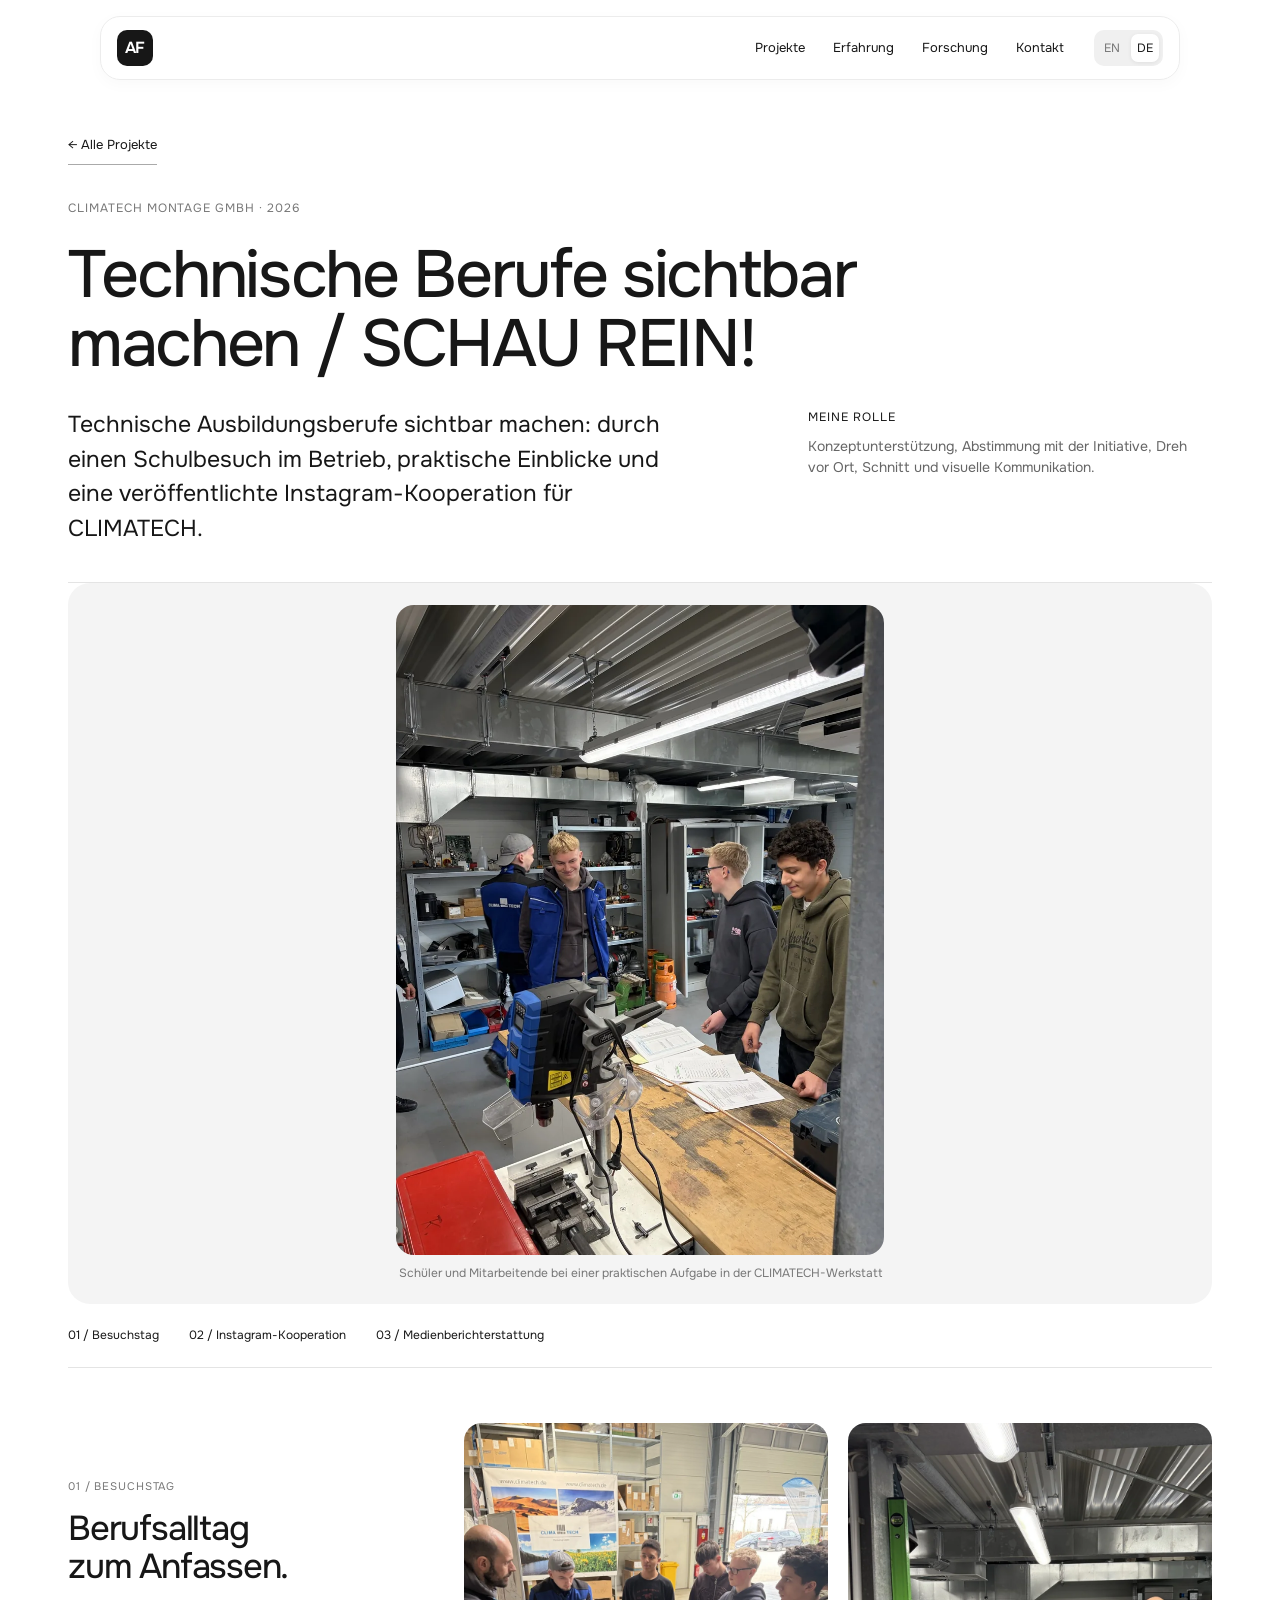
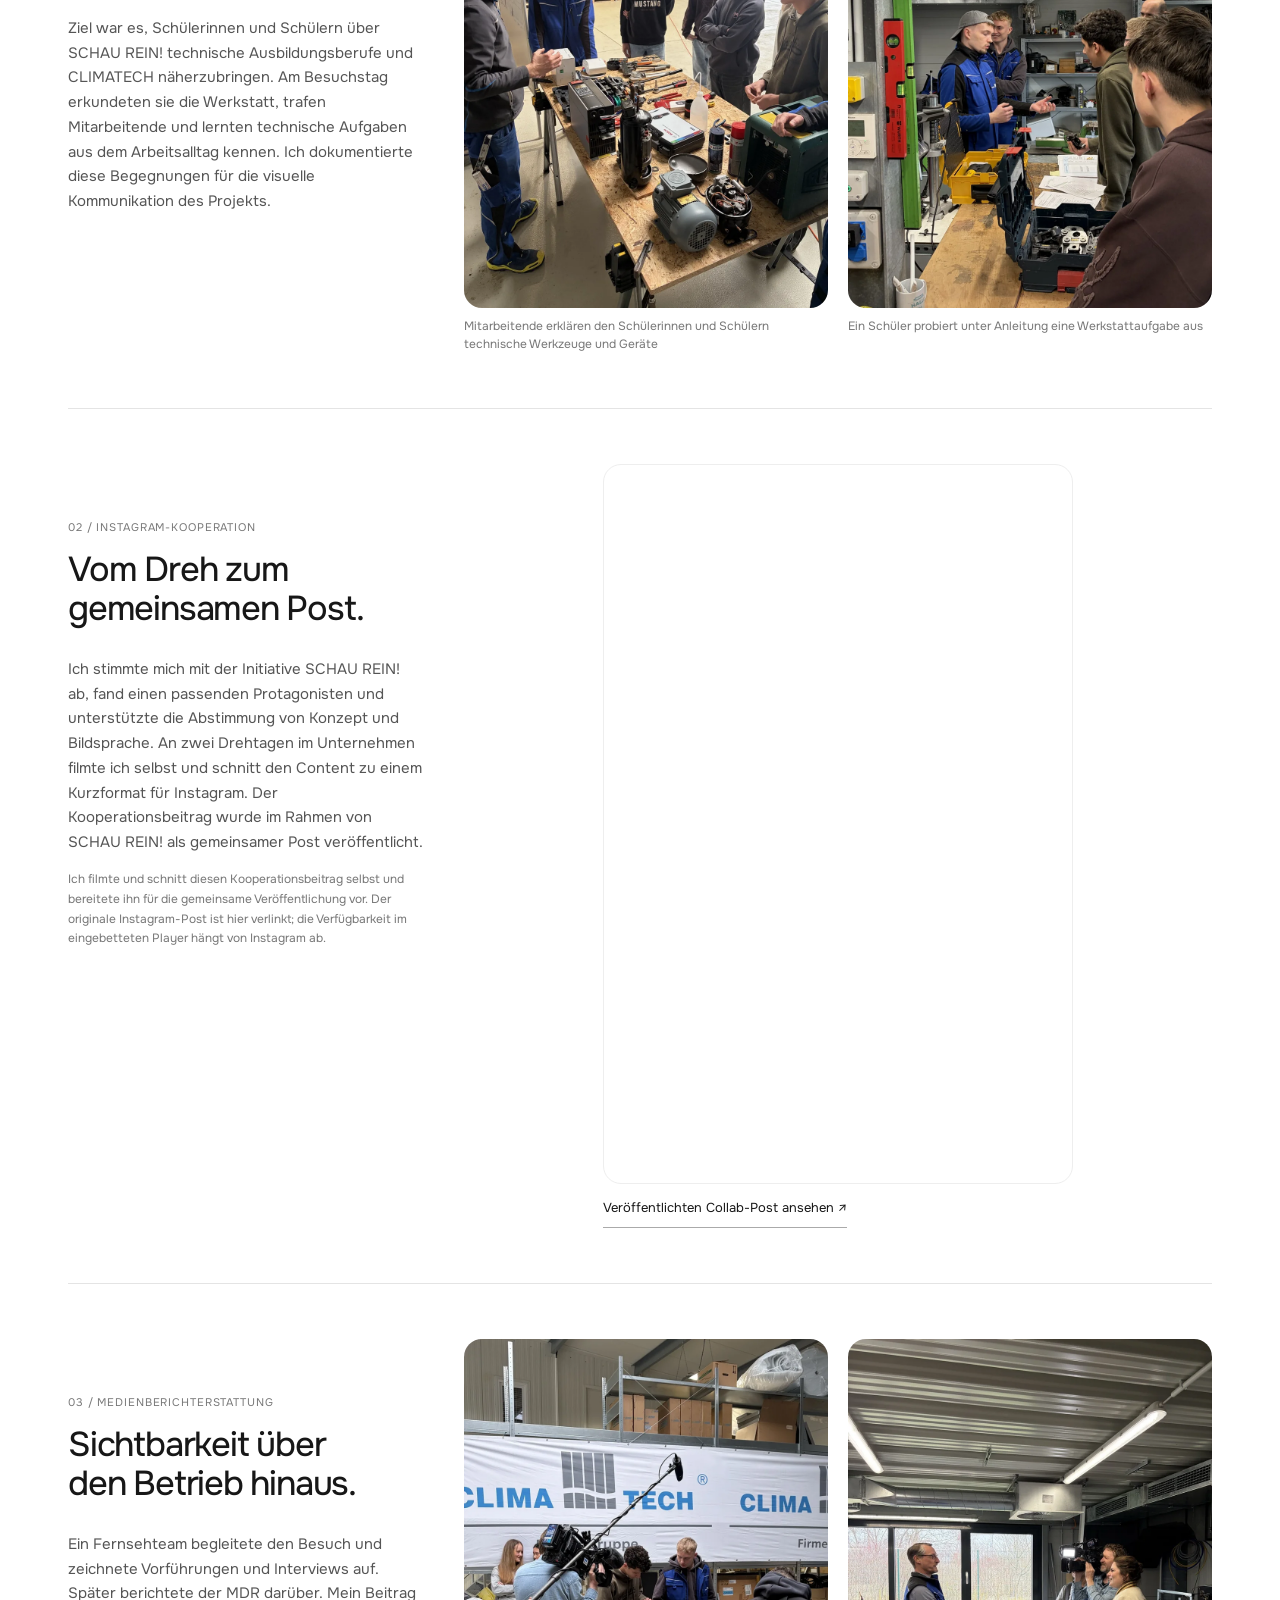
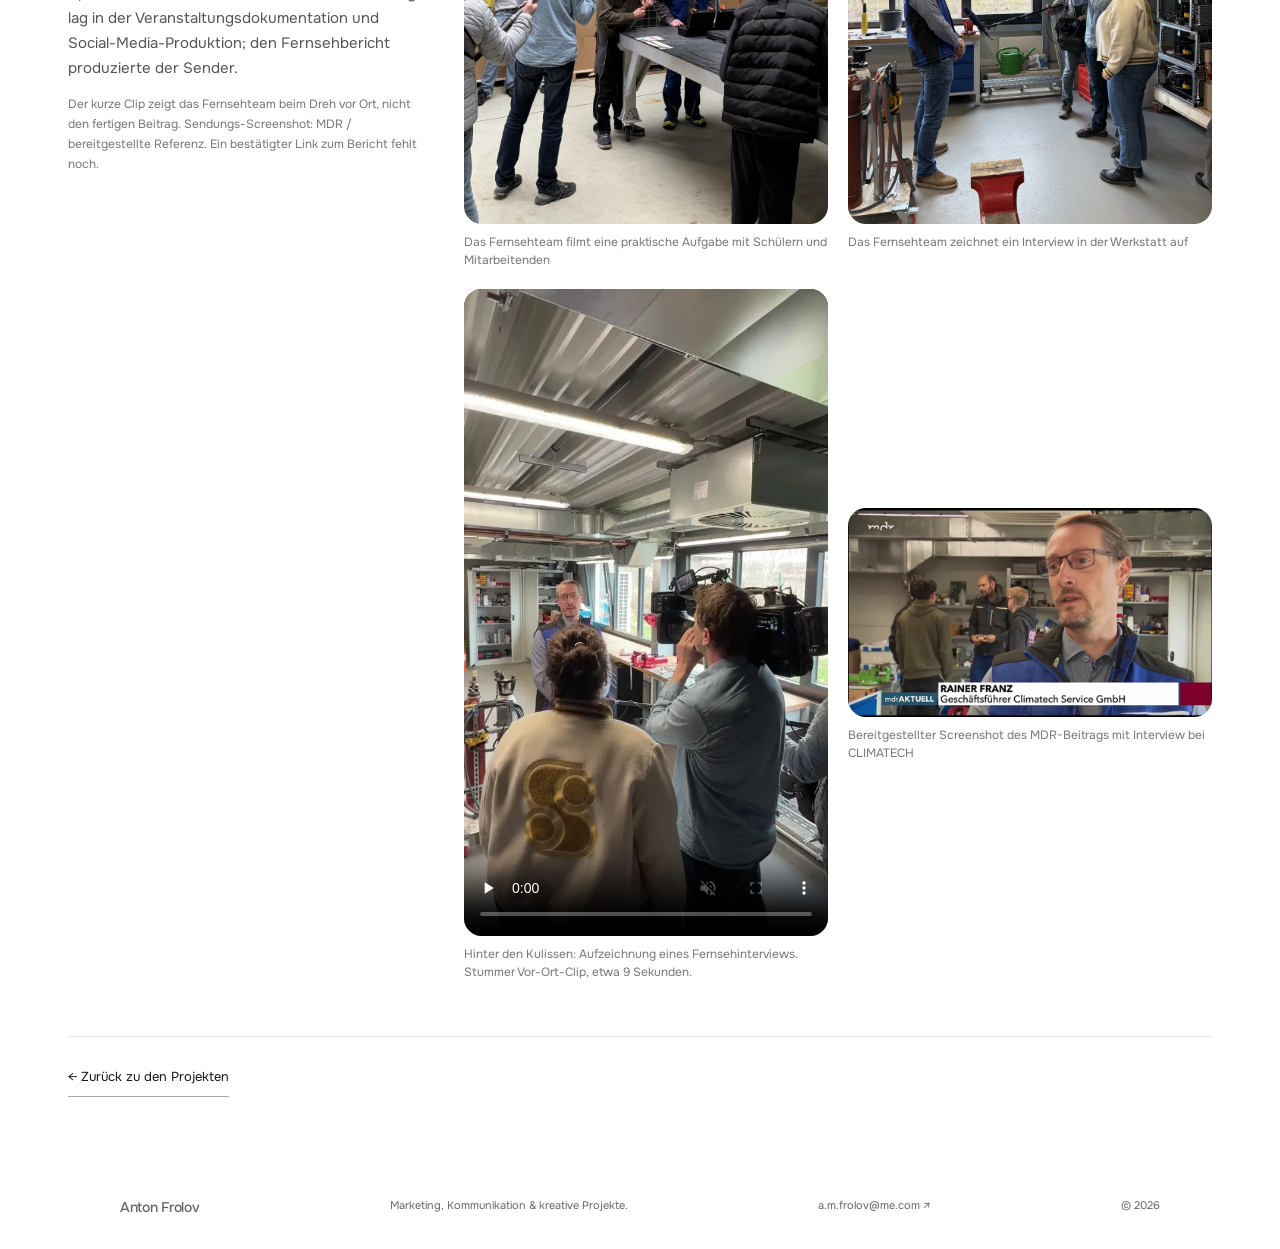
<file: de-technical-careers.html>
<!doctype html><html lang="de"><head><meta charset="utf-8"><meta name="viewport" content="width=device-width,initial-scale=1"><title>Technische Berufe sichtbar machen / SCHAU REIN! | Anton Frolov</title><meta name="description" content="Technische Ausbildungsberufe sichtbar machen: durch einen Schulbesuch im Betrieb, praktische Einblicke und eine veröffentlichte Instagram-Kooperation für CLIMATECH."><link rel="canonical" href="https://antonfrolov.de/de-technical-careers.html"><link rel="alternate" hreflang="en" href="https://antonfrolov.de/technical-careers.html"><link rel="alternate" hreflang="de" href="https://antonfrolov.de/de-technical-careers.html"><link rel="alternate" hreflang="x-default" href="https://antonfrolov.de/technical-careers.html"><meta property="og:url" content="https://antonfrolov.de/de-technical-careers.html"><meta property="og:title" content="Technische Berufe sichtbar machen / SCHAU REIN! | Anton Frolov"><meta property="og:description" content="Technische Ausbildungsberufe sichtbar machen: durch einen Schulbesuch im Betrieb, praktische Einblicke und eine veröffentlichte Instagram-Kooperation für CLIMATECH."><meta property="og:type" content="website"><meta property="og:image" content="https://antonfrolov.de/social-preview.png"><meta name="twitter:card" content="summary_large_image"><meta name="theme-color" content="#ffffff"><link rel="icon" href="/favicon.svg" type="image/svg+xml"><link rel="stylesheet" href="/style.css?v=6631f91f88b2"><link rel="stylesheet" href="/editorial.css?v=8d6d3f4f198a"><script src="/site.js?v=295cc2049133" defer></script><link rel="stylesheet" href="/climatech-cases.css?v=999ad28d5879"></head><body><a class="skip" href="#main">Zum Inhalt springen</a><header class="site-header"><a class="wordmark" href="/de.html" aria-label="Anton Frolov">AF</a><button class="menu-toggle" aria-expanded="false" aria-controls="navigation">Menü +</button><nav id="navigation" aria-label="Menü"><a href="/de.html#work">Projekte</a><a href="/de.html#experience">Erfahrung</a><a href="/de.html#research">Forschung</a><a href="/de.html#contact">Kontakt</a></nav><div class="language"><a lang="en" href="/technical-careers.html" >EN</a><span>/</span><a lang="de" href="/de-technical-careers.html" aria-current="page">DE</a></div></header><main id="main"><article class="ce-case ce-schau">
      <header class="ce-intro"><a class="text-link" href="/de.html#work">← Alle Projekte</a>
        <p class="eyebrow">CLIMATECH Montage GmbH · 2026</p>
        <h1>Technische Berufe sichtbar machen / SCHAU REIN!</h1>
        <div class="ce-intro-grid"><p class="ce-deck">Technische Ausbildungsberufe sichtbar machen: durch einen Schulbesuch im Betrieb, praktische Einblicke und eine veröffentlichte Instagram-Kooperation für CLIMATECH.</p>
          <p class="ce-role"><span>Meine Rolle</span>Konzeptunterstützung, Abstimmung mit der Initiative, Dreh vor Ort, Schnitt und visuelle Kommunikation.</p></div>
      </header>
      <div class="ce-opening"><figure class="ce-photo ce-photo-sr-workshop"><img src="/media/schau-rein/img_0249-1600.webp" srcset="/media/schau-rein/img_0249-480.webp 480w, /media/schau-rein/img_0249-960.webp 960w, /media/schau-rein/img_0249-1600.webp 1500w" sizes="(max-width: 650px) 92vw, 50vw" width="1500" height="2000" alt="Schüler und Mitarbeitende bei einer praktischen Aufgabe in der CLIMATECH-Werkstatt" loading="eager" decoding="async"><figcaption>Schüler und Mitarbeitende bei einer praktischen Aufgabe in der CLIMATECH-Werkstatt</figcaption></figure></div>
      <nav class="ce-index" aria-label="Projektabschnitte">
        <a href="#event-day">01 / Besuchstag</a><a href="#content-production">02 / Instagram-Kooperation</a><a href="#media-coverage">03 / Medienberichterstattung</a></nav>
      <section class="ce-section" id="event-day">
          <div class="ce-section-copy"><p class="eyebrow">01 / Besuchstag</p>
            <h2>Berufsalltag zum Anfassen.</h2><p>Ziel war es, Schülerinnen und Schülern über SCHAU REIN! technische Ausbildungsberufe und CLIMATECH näherzubringen. Am Besuchstag erkundeten sie die Werkstatt, trafen Mitarbeitende und lernten technische Aufgaben aus dem Arbeitsalltag kennen. Ich dokumentierte diese Begegnungen für die visuelle Kommunikation des Projekts.</p></div>
          <div class="ce-gallery ce-gallery-2"><figure class="ce-photo ce-photo-sr-demonstration"><img src="/media/schau-rein/img_0306-1600.webp" srcset="/media/schau-rein/img_0306-480.webp 480w, /media/schau-rein/img_0306-960.webp 960w, /media/schau-rein/img_0306-1600.webp 1500w" sizes="(max-width: 650px) 92vw, 50vw" width="1500" height="2000" alt="Mitarbeitende erklären den Schülerinnen und Schülern technische Werkzeuge und Geräte" loading="lazy" decoding="async"><figcaption>Mitarbeitende erklären den Schülerinnen und Schülern technische Werkzeuge und Geräte</figcaption></figure><figure class="ce-photo ce-photo-hands-on"><img src="/media/climatech-events/hands-on-1600.webp" srcset="/media/climatech-events/hands-on-480.webp 480w, /media/climatech-events/hands-on-960.webp 960w, /media/climatech-events/hands-on-1600.webp 1500w" sizes="(max-width: 650px) 92vw, 50vw" width="1500" height="2000" alt="Ein Schüler probiert unter Anleitung eine Werkstattaufgabe aus" loading="lazy" decoding="async"><figcaption>Ein Schüler probiert unter Anleitung eine Werkstattaufgabe aus</figcaption></figure></div>
        </section><section class="ce-section" id="content-production">
          <div class="ce-section-copy"><p class="eyebrow">02 / Instagram-Kooperation</p>
            <h2>Vom Dreh zum gemeinsamen Post.</h2><p>Ich stimmte mich mit der Initiative SCHAU REIN! ab, fand einen passenden Protagonisten und unterstützte die Abstimmung von Konzept und Bildsprache. An zwei Drehtagen im Unternehmen filmte ich selbst und schnitt den Content zu einem Kurzformat für Instagram. Der Kooperationsbeitrag wurde im Rahmen von SCHAU REIN! als gemeinsamer Post veröffentlicht.</p><p class="ce-note">Ich filmte und schnitt diesen Kooperationsbeitrag selbst und bereitete ihn für die gemeinsame Veröffentlichung vor. Der originale Instagram-Post ist hier verlinkt; die Verfügbarkeit im eingebetteten Player hängt von Instagram ab.</p></div>
          <div class="ce-gallery ce-gallery-0"><figure class="ce-instagram"><iframe src="https://www.instagram.com/reel/DU-QGI7CHq5/embed/" title="Veröffentlichte SCHAU REIN! Instagram-Kooperation" loading="lazy" width="470" height="720" allow="fullscreen; picture-in-picture" allowfullscreen referrerpolicy="strict-origin-when-cross-origin"></iframe><figcaption><a class="text-link" href="https://www.instagram.com/reel/DU-QGI7CHq5/" target="_blank" rel="noopener noreferrer">Veröffentlichten Collab-Post ansehen ↗</a></figcaption></figure></div>
        </section><section class="ce-section" id="media-coverage">
          <div class="ce-section-copy"><p class="eyebrow">03 / Medienberichterstattung</p>
            <h2>Sichtbarkeit über den Betrieb hinaus.</h2><p>Ein Fernsehteam begleitete den Besuch und zeichnete Vorführungen und Interviews auf. Später berichtete der MDR darüber. Mein Beitrag lag in der Veranstaltungsdokumentation und Social-Media-Produktion; den Fernsehbericht produzierte der Sender.</p><p class="ce-note">Der kurze Clip zeigt das Fernsehteam beim Dreh vor Ort, nicht den fertigen Beitrag. Sendungs-Screenshot: MDR / bereitgestellte Referenz. Ein bestätigter Link zum Bericht fehlt noch.</p></div>
          <div class="ce-gallery ce-gallery-2"><figure class="ce-photo ce-photo-sr-tv-group"><img src="/media/schau-rein/img_0229-1600.webp" srcset="/media/schau-rein/img_0229-480.webp 480w, /media/schau-rein/img_0229-960.webp 960w, /media/schau-rein/img_0229-1600.webp 1500w" sizes="(max-width: 650px) 92vw, 50vw" width="1500" height="2000" alt="Das Fernsehteam filmt eine praktische Aufgabe mit Schülern und Mitarbeitenden" loading="lazy" decoding="async"><figcaption>Das Fernsehteam filmt eine praktische Aufgabe mit Schülern und Mitarbeitenden</figcaption></figure><figure class="ce-photo ce-photo-sr-tv-interview"><img src="/media/schau-rein/img_0240-1600.webp" srcset="/media/schau-rein/img_0240-480.webp 480w, /media/schau-rein/img_0240-960.webp 960w, /media/schau-rein/img_0240-1600.webp 1500w" sizes="(max-width: 650px) 92vw, 50vw" width="1500" height="2000" alt="Das Fernsehteam zeichnet ein Interview in der Werkstatt auf" loading="lazy" decoding="async"><figcaption>Das Fernsehteam zeichnet ein Interview in der Werkstatt auf</figcaption></figure><figure class="ce-video"><video controls muted playsinline preload="none" poster="/media/schau-rein/tv-crew-poster.webp" aria-label="Sichtbarkeit über den Betrieb hinaus."><source src="/media/schau-rein/tv-crew-silent.mp4" type="video/mp4"></video><figcaption>Hinter den Kulissen: Aufzeichnung eines Fernsehinterviews. Stummer Vor-Ort-Clip, etwa 9 Sekunden.</figcaption></figure><figure class="ce-photo ce-photo-mdr-report"><img src="/media/climatech-events/mdr-report-1600.webp" srcset="/media/climatech-events/mdr-report-480.webp 480w, /media/climatech-events/mdr-report-960.webp 960w, /media/climatech-events/mdr-report-1600.webp 1600w" sizes="(max-width: 650px) 92vw, 50vw" width="1600" height="920" alt="Bereitgestellter Screenshot des MDR-Beitrags mit Interview bei CLIMATECH" loading="lazy" decoding="async"><figcaption>Bereitgestellter Screenshot des MDR-Beitrags mit Interview bei CLIMATECH</figcaption></figure></div>
        </section>
      <a class="ce-back text-link" href="/de.html#work">← Zurück zu den Projekten</a>
    </article></main><footer><a class="wordmark" href="/de.html">Anton Frolov</a><span>Marketing, Kommunikation & kreative Projekte.</span><a href="mailto:a.m.frolov@me.com">a.m.frolov@me.com ↗</a><span>© 2026</span></footer></body></html>
</file>
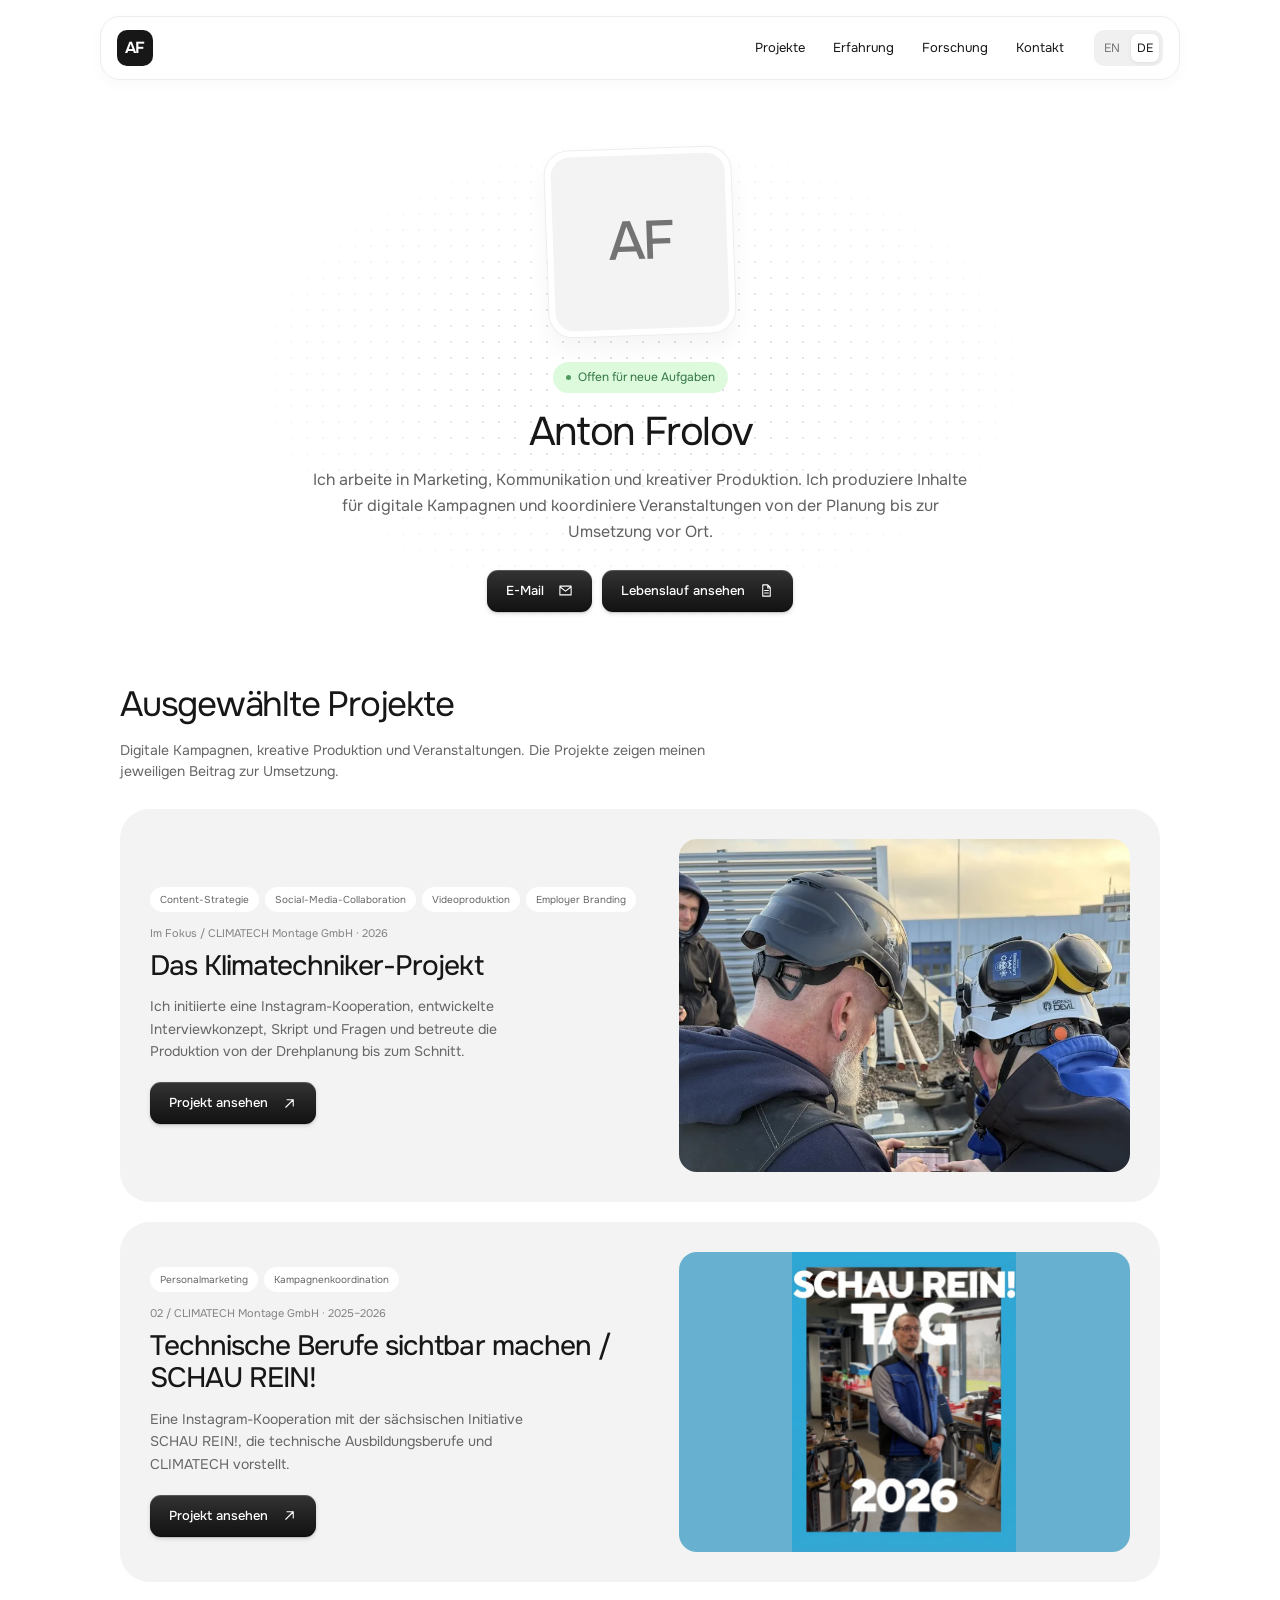
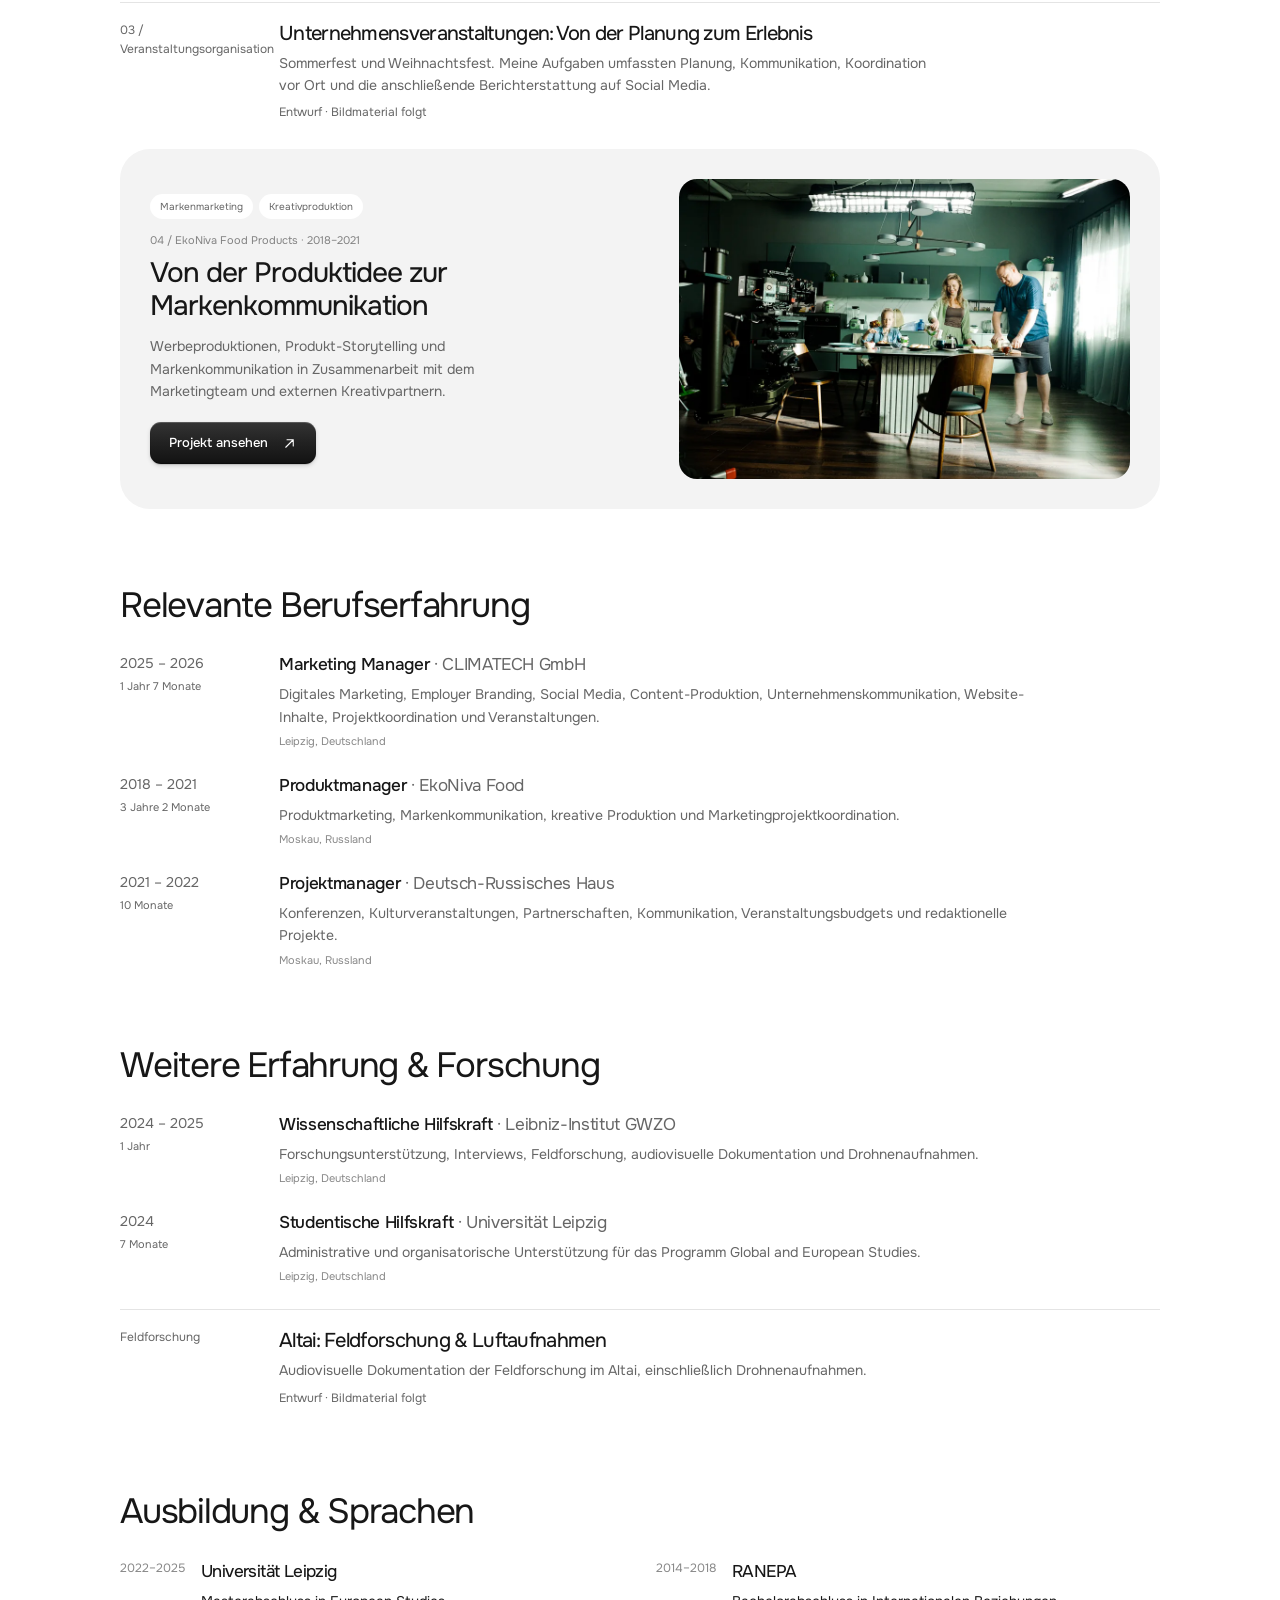
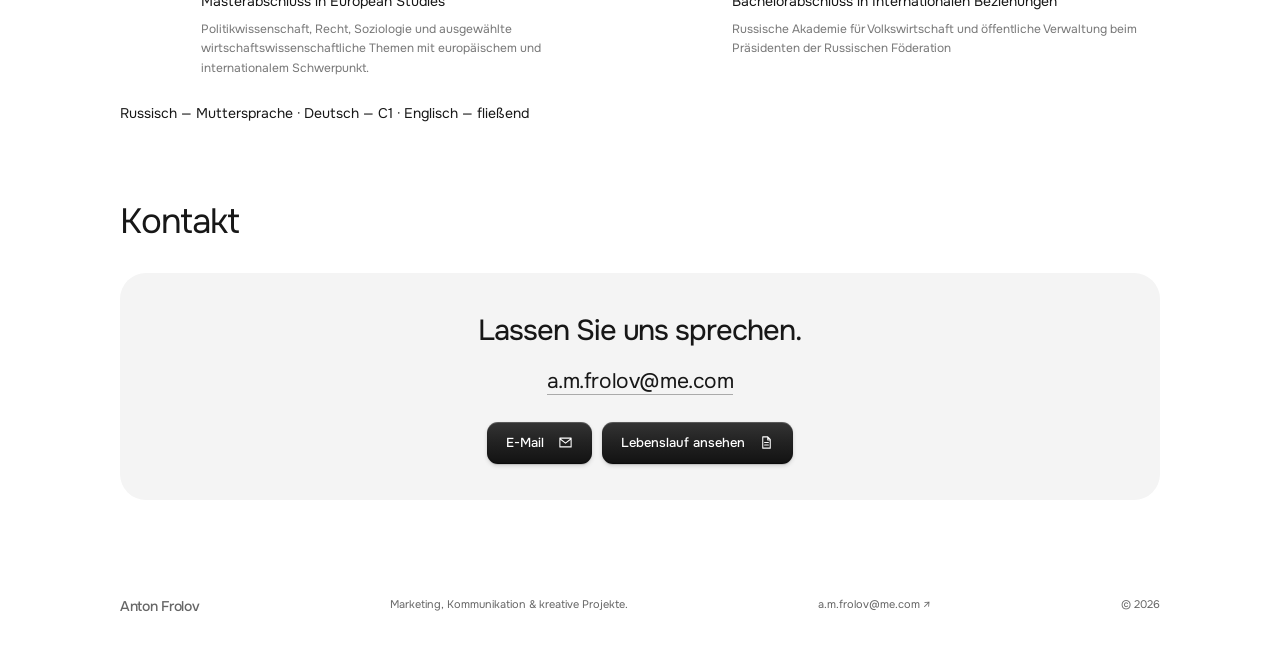
<file: de.html>
<!doctype html><html lang="de"><head><meta charset="utf-8"><meta name="viewport" content="width=device-width,initial-scale=1"><title>Anton Frolov — Marketing &amp; Creative Production</title><meta name="description" content="Portfolio von Anton Frolov für Marketing, Kommunikation und kreative Produktion mit digitalen Kampagnen, Social-Media-Videos und Veranstaltungen vor Ort."><link rel="canonical" href="https://antonfrolov.de/de.html"><link rel="alternate" hreflang="en" href="https://antonfrolov.de/"><link rel="alternate" hreflang="de" href="https://antonfrolov.de/de.html"><link rel="alternate" hreflang="x-default" href="https://antonfrolov.de/"><meta property="og:url" content="https://antonfrolov.de/de.html"><meta property="og:title" content="Anton Frolov — Marketing &amp; Creative Production"><meta property="og:description" content="Portfolio von Anton Frolov für Marketing, Kommunikation und kreative Produktion mit digitalen Kampagnen, Social-Media-Videos und Veranstaltungen vor Ort."><meta property="og:type" content="website"><meta property="og:image" content="https://antonfrolov.de/social-preview.png"><meta name="twitter:card" content="summary_large_image"><meta name="theme-color" content="#ffffff"><link rel="icon" href="/favicon.svg" type="image/svg+xml"><link rel="stylesheet" href="/style.css?v=6631f91f88b2"><link rel="stylesheet" href="/editorial.css?v=8d6d3f4f198a"><script src="/site.js?v=295cc2049133" defer></script></head><body><a class="skip" href="#main">Zum Inhalt springen</a><header class="site-header"><a class="wordmark" href="/de.html" aria-label="Anton Frolov">AF</a><button class="menu-toggle" aria-expanded="false" aria-controls="navigation">Menü +</button><nav id="navigation" aria-label="Menü"><a href="/de.html#work">Projekte</a><a href="/de.html#experience">Erfahrung</a><a href="/de.html#research">Forschung</a><a href="/de.html#contact">Kontakt</a></nav><div class="language"><a lang="en" href="/" >EN</a><span>/</span><a lang="de" href="/de.html" aria-current="page">DE</a></div></header><main id="main">
    <div class="light-home">
      <section class="intro" id="about" aria-labelledby="intro-title">
        <div class="intro-dots" aria-hidden="true"><canvas></canvas></div>
        <div class="intro-portrait"><div class="portrait-placeholder" aria-hidden="true"><span>AF</span></div></div>
        <p class="open-badge"><span aria-hidden="true"></span>Offen für neue Aufgaben</p>
        <h1 id="intro-title">Anton Frolov</h1>
        <p class="intro-copy">Ich arbeite in Marketing, Kommunikation und kreativer Produktion. Ich produziere Inhalte für digitale Kampagnen und koordiniere Veranstaltungen von der Planung bis zur Umsetzung vor Ort.</p>
        <div class="contact-buttons"><a class="button" href="mailto:a.m.frolov@me.com">E-Mail <svg viewBox="0 0 24 24" fill="none" stroke="currentColor" stroke-width="1.7" stroke-linecap="round" stroke-linejoin="round" aria-hidden="true" focusable="false"><path d="M3 5h18v14H3z M3 6l9 7 9-7"/></svg></a><a class="button" href="/media/cv/anton-frolov-de.pdf?v=783a527b413a" target="_blank" rel="noopener noreferrer">Lebenslauf ansehen <svg viewBox="0 0 24 24" fill="none" stroke="currentColor" stroke-width="1.7" stroke-linecap="round" stroke-linejoin="round" aria-hidden="true" focusable="false"><path d="M6 3h8l4 4v14H6z M14 3v5h4 M9 12h6 M9 16h6"/></svg></a></div>
      </section>
      <section id="work" class="home-section">
        <div class="home-section-title"><h2>Ausgewählte Projekte</h2><p>Digitale Kampagnen, kreative Produktion und Veranstaltungen. Die Projekte zeigen meinen jeweiligen Beitrag zur Umsetzung.</p></div>
        <div class="selected-cases">
        <article class="case-card case-card-1">
          <div class="case-card-copy"><p class="tags"><span>Content-Strategie</span><span>Social-Media-Collaboration</span><span>Videoproduktion</span><span>Employer Branding</span></p>
            <p class="case-organization">Im Fokus / CLIMATECH Montage GmbH · 2026</p>
            <h3><a href="/de-people-behind-the-projects.html">Das Klimatechniker-Projekt</a></h3><p>Ich initiierte eine Instagram-Kooperation, entwickelte Interviewkonzept, Skript und Fragen und betreute die Produktion von der Drehplanung bis zum Schnitt.</p>
            <a class="button" href="/de-people-behind-the-projects.html">Projekt ansehen <svg viewBox="0 0 24 24" fill="none" stroke="currentColor" stroke-width="1.7" stroke-linecap="round" stroke-linejoin="round" aria-hidden="true" focusable="false"><path d="M6 18L18 6 M8 6h10v10"/></svg></a>
          </div>
          <a class="case-card-visual" href="/de-people-behind-the-projects.html" aria-label="Das Klimatechniker-Projekt">
            <img src="/media/klimatechniker/hero-768.webp" srcset="/media/klimatechniker/hero-480.webp 480w, /media/klimatechniker/hero-768.webp 768w" sizes="(max-width: 700px) 90vw, 42vw" alt="Zwei CLIMATECH-Techniker besprechen eine Dachinstallation in Berlin"
                 width="768" height="1024" loading="lazy" decoding="async">
          </a>
        </article>
        <article class="case-card case-card-2">
          <div class="case-card-copy"><p class="tags"><span>Personalmarketing</span><span>Kampagnenkoordination</span></p>
            <p class="case-organization">02 / CLIMATECH Montage GmbH · 2025–2026</p>
            <h3><a href="/de-technical-careers.html">Technische Berufe sichtbar machen / SCHAU REIN!</a></h3><p>Eine Instagram-Kooperation mit der sächsischen Initiative SCHAU REIN!, die technische Ausbildungsberufe und CLIMATECH vorstellt.</p>
            <a class="button" href="/de-technical-careers.html">Projekt ansehen <svg viewBox="0 0 24 24" fill="none" stroke="currentColor" stroke-width="1.7" stroke-linecap="round" stroke-linejoin="round" aria-hidden="true" focusable="false"><path d="M6 18L18 6 M8 6h10v10"/></svg></a>
          </div>
          <a class="case-card-visual" href="/de-technical-careers.html" aria-label="Technische Berufe sichtbar machen / SCHAU REIN!">
            <img src="/media/climatech-recruitment/schau-rein-900.webp" srcset="/media/climatech-recruitment/schau-rein-480.webp 480w, /media/climatech-recruitment/schau-rein-900.webp 900w" sizes="(max-width: 700px) 90vw, 42vw" alt="Bereitgestellte SCHAU-REIN!-Grafik 2026 mit einem Mitarbeiter von CLIMATECH"
                 width="1792" height="2400" loading="lazy" decoding="async">
          </a>
        </article>
        <article class="project-draft">
          <div class="draft-meta">03 / Veranstaltungsorganisation</div>
          <div><h3>Unternehmensveranstaltungen: Von der Planung zum Erlebnis</h3><p>Sommerfest und Weihnachtsfest. Meine Aufgaben umfassten Planung, Kommunikation, Koordination vor Ort und die anschließende Berichterstattung auf Social Media.</p>
            <p class="draft-status">Entwurf · Bildmaterial folgt</p></div>
        </article>
        <article class="case-card case-card-4">
          <div class="case-card-copy"><p class="tags"><span>Markenmarketing</span><span>Kreativproduktion</span></p>
            <p class="case-organization">04 / EkoNiva Food Products · 2018–2021</p>
            <h3><a href="/de-product-to-brand.html">Von der Produktidee zur Markenkommunikation</a></h3><p>Werbeproduktionen, Produkt-Storytelling und Markenkommunikation in Zusammenarbeit mit dem Marketingteam und externen Kreativpartnern.</p>
            <a class="button" href="/de-product-to-brand.html">Projekt ansehen <svg viewBox="0 0 24 24" fill="none" stroke="currentColor" stroke-width="1.7" stroke-linecap="round" stroke-linejoin="round" aria-hidden="true" focusable="false"><path d="M6 18L18 6 M8 6h10v10"/></svg></a>
          </div>
          <a class="case-card-visual" href="/de-product-to-brand.html" aria-label="Von der Produktidee zur Markenkommunikation">
            <img src="/media/ekoniva/production/kitchen-set-960.webp" srcset="/media/ekoniva/production/kitchen-set-480.webp 480w, /media/ekoniva/production/kitchen-set-960.webp 960w, /media/ekoniva/production/kitchen-set-1920.webp 1920w" sizes="(max-width: 700px) 90vw, 42vw" alt="Filmkamera neben einer Küchenkulisse mit drei Personen am Frühstückstisch."
                 width="1920" height="1280" loading="lazy" decoding="async" style="object-position: 50% 42%">
          </a>
        </article></div>
      </section>
      <section id="experience" class="home-section">
        <h2>Relevante Berufserfahrung</h2><article class="career-entry"><p class="career-year">2025 – 2026<span class="career-duration">1 Jahr 7 Monate</span></p><div><h3>Marketing Manager <span>· CLIMATECH GmbH</span></h3><p>Digitales Marketing, Employer Branding, Social Media, Content-Produktion, Unternehmenskommunikation, Website-Inhalte, Projektkoordination und Veranstaltungen.</p><small>Leipzig, Deutschland</small></div></article><article class="career-entry"><p class="career-year">2018 – 2021<span class="career-duration">3 Jahre 2 Monate</span></p><div><h3>Produktmanager <span>· EkoNiva Food</span></h3><p>Produktmarketing, Markenkommunikation, kreative Produktion und Marketingprojektkoordination.</p><small>Moskau, Russland</small></div></article><article class="career-entry"><p class="career-year">2021 – 2022<span class="career-duration">10 Monate</span></p><div><h3>Projektmanager <span>· Deutsch-Russisches Haus</span></h3><p>Konferenzen, Kulturveranstaltungen, Partnerschaften, Kommunikation, Veranstaltungsbudgets und redaktionelle Projekte.</p><small>Moskau, Russland</small></div></article>
      </section>
      <section id="research" class="home-section">
        <span id="additional"></span><h2>Weitere Erfahrung &amp; Forschung</h2>
        <article class="career-entry"><p class="career-year">2024 – 2025<span class="career-duration">1 Jahr</span></p><div><h3>Wissenschaftliche Hilfskraft <span>· Leibniz-Institut GWZO</span></h3><p>Forschungsunterstützung, Interviews, Feldforschung, audiovisuelle Dokumentation und Drohnenaufnahmen.</p><small>Leipzig, Deutschland</small></div></article><article class="career-entry"><p class="career-year">2024<span class="career-duration">7 Monate</span></p><div><h3>Studentische Hilfskraft <span>· Universität Leipzig</span></h3><p>Administrative und organisatorische Unterstützung für das Programm Global and European Studies.</p><small>Leipzig, Deutschland</small></div></article>

        <article class="project-draft">
          <div class="draft-meta">Feldforschung</div>
          <div><h3>Altai: Feldforschung &amp; Luftaufnahmen</h3><p>Audiovisuelle Dokumentation der Feldforschung im Altai, einschließlich Drohnenaufnahmen.</p>
            <p class="draft-status">Entwurf · Bildmaterial folgt</p></div>
        </article>
      </section>
      <section id="achievements" class="home-section">
        <h2>Ausbildung &amp; Sprachen</h2>
        <div class="qualification-grid"><article class="qualification"><span>2022–2025</span><div><h3>Universität Leipzig</h3><p>Masterabschluss in European Studies</p><small>Politikwissenschaft, Recht, Soziologie und ausgewählte wirtschaftswissenschaftliche Themen mit europäischem und internationalem Schwerpunkt.</small></div></article><article class="qualification"><span>2014–2018</span><div><h3>RANEPA</h3><p>Bachelorabschluss in Internationalen Beziehungen</p><small>Russische Akademie für Volkswirtschaft und öffentliche Verwaltung beim Präsidenten der Russischen Föderation</small></div></article></div>
        <p class="languages">Russisch — Muttersprache · Deutsch — C1 · Englisch — fließend</p>
      </section>
      <section id="contact" class="home-section">
        <h2>Kontakt</h2>
        <div class="contact-panel">
          <h3>Lassen Sie uns sprechen.</h3>
          <a class="email-link" href="mailto:a.m.frolov@me.com">a.m.frolov@me.com</a>
          <div class="contact-buttons"><a class="button" href="mailto:a.m.frolov@me.com">E-Mail <svg viewBox="0 0 24 24" fill="none" stroke="currentColor" stroke-width="1.7" stroke-linecap="round" stroke-linejoin="round" aria-hidden="true" focusable="false"><path d="M3 5h18v14H3z M3 6l9 7 9-7"/></svg></a><a class="button" href="/media/cv/anton-frolov-de.pdf?v=783a527b413a" target="_blank" rel="noopener noreferrer">Lebenslauf ansehen <svg viewBox="0 0 24 24" fill="none" stroke="currentColor" stroke-width="1.7" stroke-linecap="round" stroke-linejoin="round" aria-hidden="true" focusable="false"><path d="M6 3h8l4 4v14H6z M14 3v5h4 M9 12h6 M9 16h6"/></svg></a></div>
        </div>
      </section>
    </div></main><footer><a class="wordmark" href="/de.html">Anton Frolov</a><span>Marketing, Kommunikation & kreative Projekte.</span><a href="mailto:a.m.frolov@me.com">a.m.frolov@me.com ↗</a><span>© 2026</span></footer></body></html>
</file>
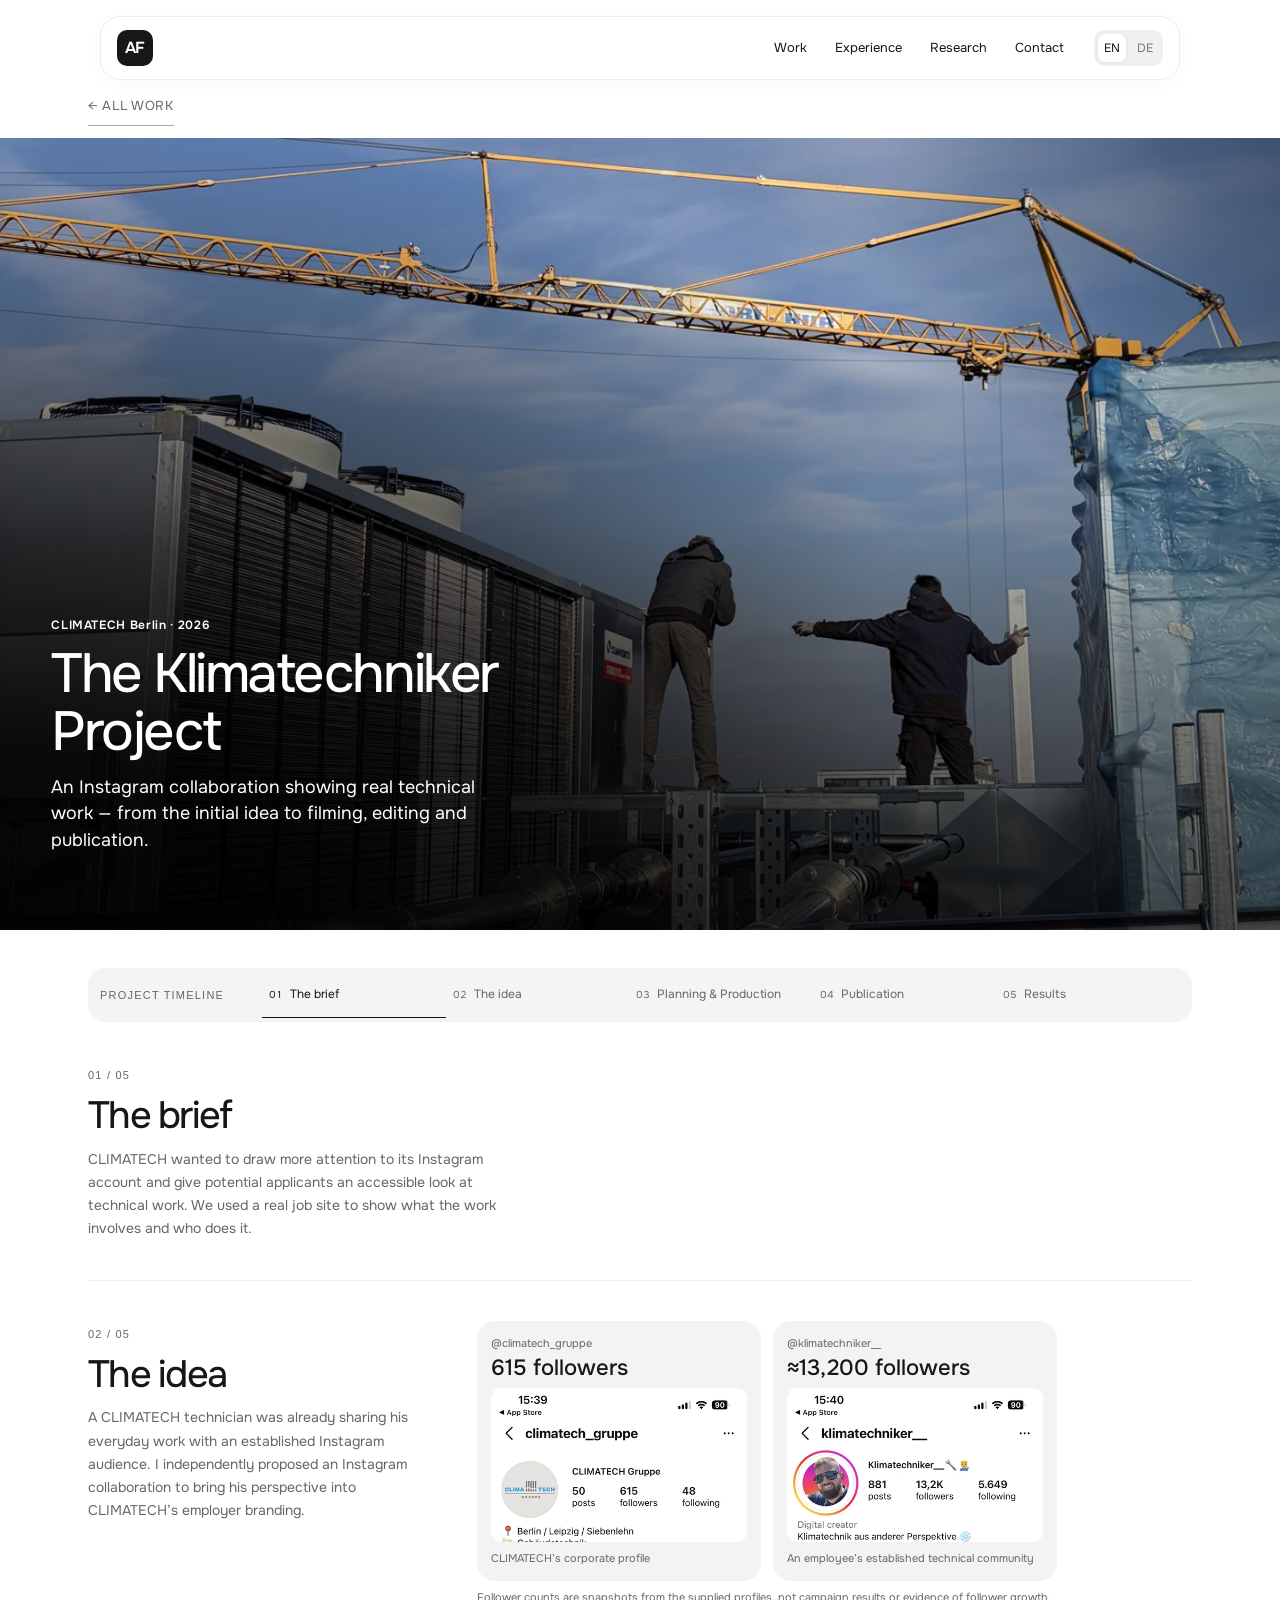
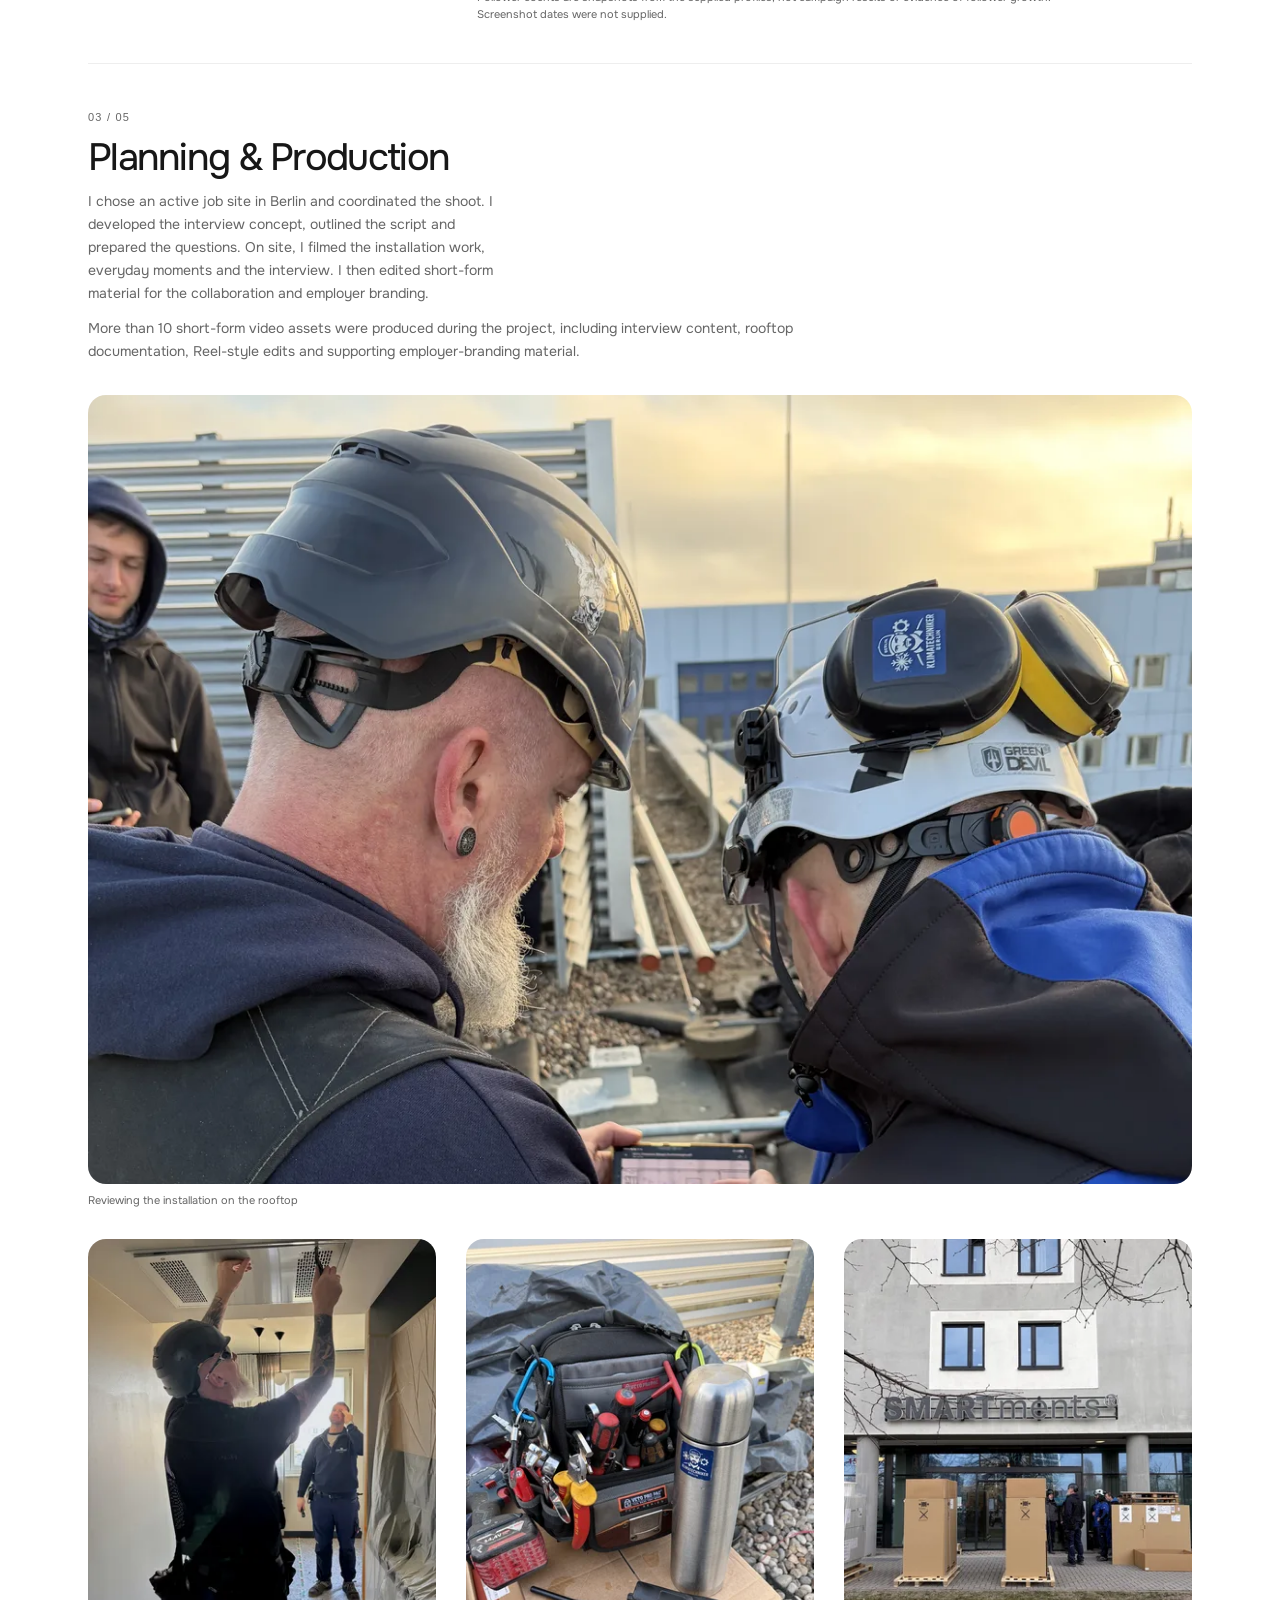
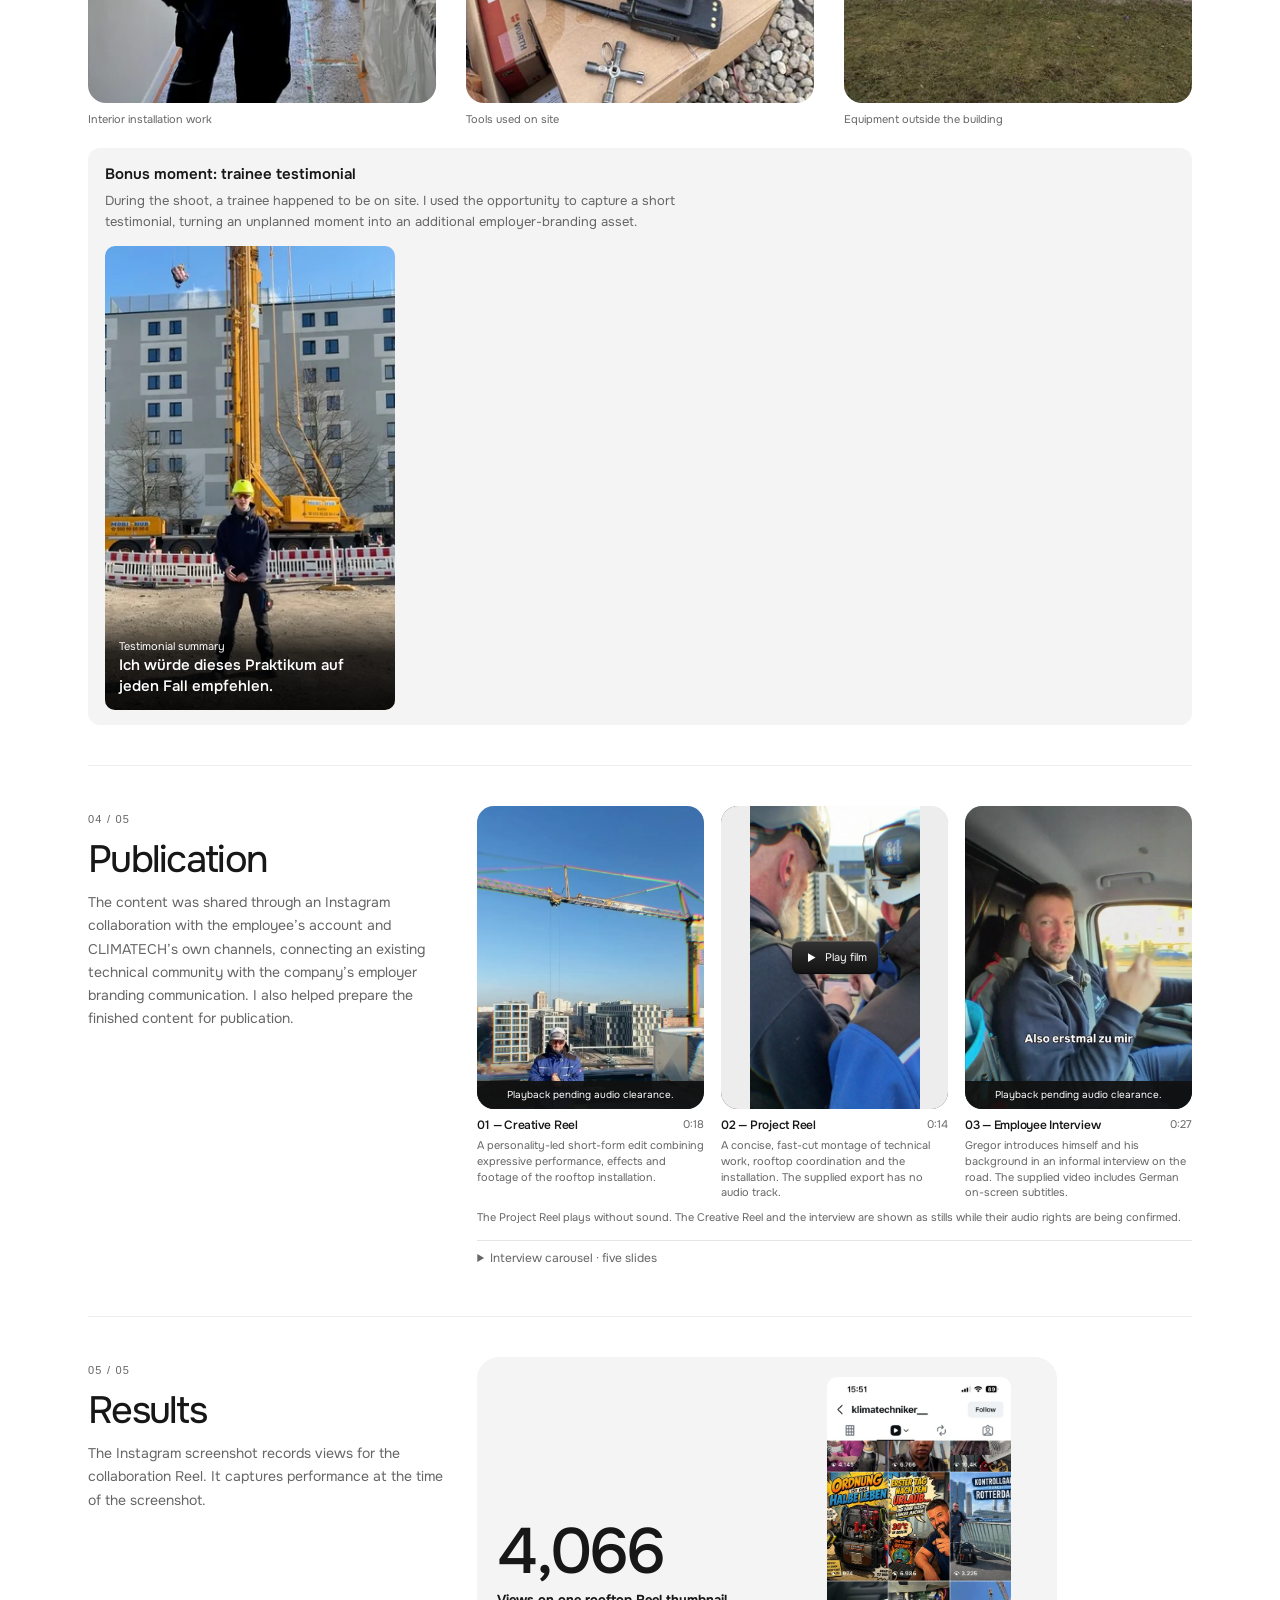
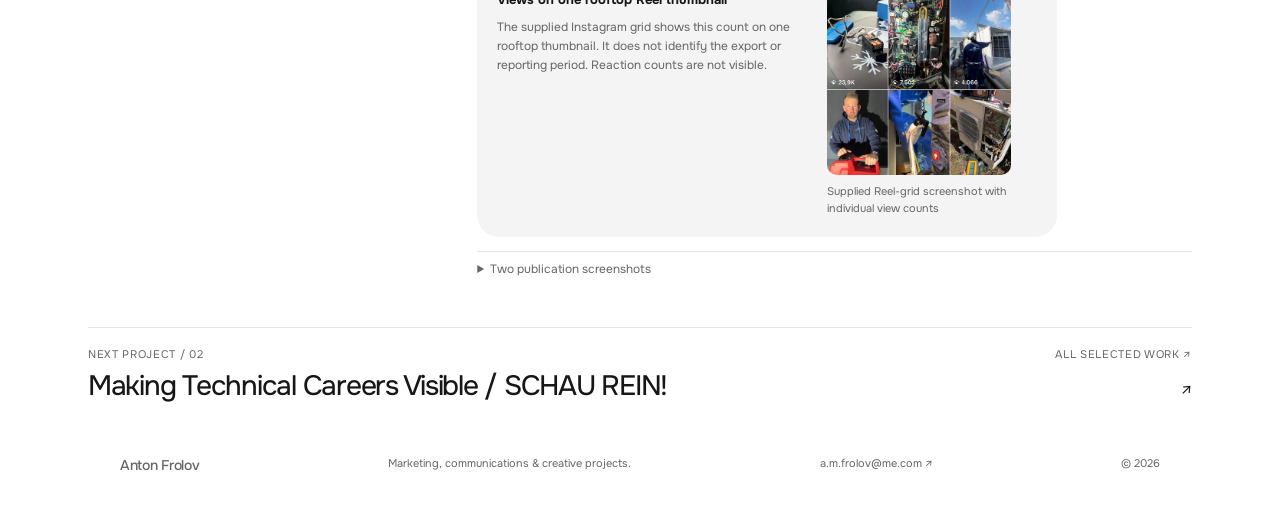
<file: people-behind-the-projects.html>
<!doctype html><html lang="en"><head><meta charset="utf-8"><meta name="viewport" content="width=device-width,initial-scale=1"><title>The Klimatechniker Project | Anton Frolov</title><meta name="description" content="Anton Frolov’s employer branding project for CLIMATECH, from the Instagram collaboration idea and shoot planning to filming and editing Reels and an interview."><link rel="canonical" href="https://antonfrolov.de/people-behind-the-projects.html"><link rel="alternate" hreflang="en" href="https://antonfrolov.de/people-behind-the-projects.html"><link rel="alternate" hreflang="de" href="https://antonfrolov.de/de-people-behind-the-projects.html"><link rel="alternate" hreflang="x-default" href="https://antonfrolov.de/people-behind-the-projects.html"><meta property="og:url" content="https://antonfrolov.de/people-behind-the-projects.html"><meta property="og:title" content="The Klimatechniker Project | Anton Frolov"><meta property="og:description" content="Anton Frolov’s employer branding project for CLIMATECH, from the Instagram collaboration idea and shoot planning to filming and editing Reels and an interview."><meta property="og:type" content="website"><meta property="og:image" content="https://antonfrolov.de/social-preview.png"><meta name="twitter:card" content="summary_large_image"><meta name="theme-color" content="#ffffff"><link rel="icon" href="/favicon.svg" type="image/svg+xml"><link rel="stylesheet" href="/style.css?v=6631f91f88b2"><link rel="stylesheet" href="/editorial.css?v=8d6d3f4f198a"><script src="/site.js?v=295cc2049133" defer></script><link rel="stylesheet" href="/klimatechniker.css?v=5dbcfe0a2da8"><script src="/klimatechniker.js?v=a23135df7093" defer></script></head><body><a class="skip" href="#main">Skip to content</a><header class="site-header"><a class="wordmark" href="/" aria-label="Anton Frolov">AF</a><button class="menu-toggle" aria-expanded="false" aria-controls="navigation">Menu +</button><nav id="navigation" aria-label="Menu"><a href="/#work">Work</a><a href="/#experience">Experience</a><a href="/#research">Research</a><a href="/#contact">Contact</a></nav><div class="language"><a lang="en" href="/people-behind-the-projects.html" aria-current="page">EN</a><span>/</span><a lang="de" href="/de-people-behind-the-projects.html" >DE</a></div></header><main id="main"><section class="kt-hero" aria-labelledby="case-title">
  <div class="kt-hero-top"><a class="text-link" href="/#work">← All work</a></div>
  <div class="kt-banner">
   <picture>
    <source media="(max-width: 650px)" srcset="/media/klimatechniker/berlin-crane-mobile-480.webp 480w, /media/klimatechniker/berlin-crane-mobile-800.webp 800w" sizes="100vw">
    <img class="" src="/media/klimatechniker/berlin-crane-hero-1776.webp" srcset="/media/klimatechniker/berlin-crane-hero-640.webp 640w, /media/klimatechniker/berlin-crane-hero-1120.webp 1120w, /media/klimatechniker/berlin-crane-hero-1776.webp 1776w" sizes="(max-width: 800px) 100vw, 118vw" width="1776" height="960" alt="Crew members working among rooftop ventilation ducts beneath a crane in Berlin" loading="eager" decoding="async" fetchpriority=high>
   </picture>
   <div class="kt-banner-copy">
    <p class="kt-banner-credit">CLIMATECH Berlin · 2026</p>
    <h1 id="case-title">The Klimatechniker Project</h1>
    <p class="kt-subtitle">An Instagram collaboration showing real technical work — from the initial idea to filming, editing and publication.</p>
   </div>
  </div>
 </section>
 <div class="kt-case">
 <section class="kt-timeline" aria-labelledby="timeline-title">
  <div class="kt-index">
   <h2 id="timeline-title">Project timeline</h2>
   <nav class="kt-stage-nav" aria-label="Project timeline"><ol><li><a href="#brief"><span class="kt-nav-number">01</span><span>The brief</span></a></li><li><a href="#opportunity"><span class="kt-nav-number">02</span><span>The idea</span></a></li><li><a href="#production"><span class="kt-nav-number">03</span><span>Planning &amp; Production</span></a></li><li><a href="#publication"><span class="kt-nav-number">04</span><span>Publication</span></a></li><li><a href="#results"><span class="kt-nav-number">05</span><span>Results</span></a></li></ol></nav>
  </div>
  <ol class="kt-stages">
   <li class="kt-stage kt-brief" id="brief" aria-labelledby="brief-title">
    <div class="kt-stage-heading"><span class="kt-stage-number">01 / 05</span><h3 id="brief-title">The brief</h3><p>CLIMATECH wanted to draw more attention to its Instagram account and give potential applicants an accessible look at technical work. We used a real job site to show what the work involves and who does it.</p></div>
   </li>
   <li class="kt-stage" id="opportunity" aria-labelledby="opportunity-title">
    <div class="kt-stage-heading"><span class="kt-stage-number">02 / 05</span><h3 id="opportunity-title">The idea</h3><p>A CLIMATECH technician was already sharing his everyday work with an established Instagram audience. I independently proposed an Instagram collaboration to bring his perspective into CLIMATECH’s employer branding.</p></div>
    <div class="kt-stage-content">
     <div class="kt-profile-pair"><figure class="kt-profile"><div class="kt-profile-head"><span>@climatech_gruppe</span><strong>615 followers</strong></div><a class="kt-source-image" href="/media/klimatechniker/profile-company-1170.webp" target="_blank" rel="noopener" aria-label="Supplied Instagram profile screenshot of climatech_gruppe showing 615 followers — open image"><img class="" src="/media/klimatechniker/profile-company-1170.webp" srcset="/media/klimatechniker/profile-company-480.webp 480w, /media/klimatechniker/profile-company-800.webp 800w, /media/klimatechniker/profile-company-1170.webp 1170w" sizes="(max-width: 650px) 40vw, 180px" width="1170" height="2532" alt="Supplied Instagram profile screenshot of climatech_gruppe showing 615 followers" loading="lazy" decoding="async" ></a><figcaption>CLIMATECH’s corporate profile</figcaption></figure><figure class="kt-profile"><div class="kt-profile-head"><span>@klimatechniker__</span><strong>≈13,200 followers</strong></div><a class="kt-source-image" href="/media/klimatechniker/profile-employee-1170.webp" target="_blank" rel="noopener" aria-label="Supplied Instagram profile screenshot of klimatechniker__ showing 13.2K followers — open image"><img class="" src="/media/klimatechniker/profile-employee-1170.webp" srcset="/media/klimatechniker/profile-employee-480.webp 480w, /media/klimatechniker/profile-employee-800.webp 800w, /media/klimatechniker/profile-employee-1170.webp 1170w" sizes="(max-width: 650px) 40vw, 180px" width="1170" height="2532" alt="Supplied Instagram profile screenshot of klimatechniker__ showing 13.2K followers" loading="lazy" decoding="async" ></a><figcaption>An employee’s established technical community</figcaption></figure></div>
     <p class="kt-source-note">Follower counts are snapshots from the supplied profiles, not campaign results or evidence of follower growth. Screenshot dates were not supplied.</p>
    </div>
   </li>
   <li class="kt-stage kt-production" id="production" aria-labelledby="production-title">
    <div id="planning">
     <div class="kt-stage-heading"><span class="kt-stage-number">03 / 05</span><h3 id="production-title">Planning &amp; Production</h3><p>I chose an active job site in Berlin and coordinated the shoot. I developed the interview concept, outlined the script and prepared the questions. On site, I filmed the installation work, everyday moments and the interview. I then edited short-form material for the collaboration and employer branding.</p></div>
     <p class="kt-project-scale">More than 10 short-form video assets were produced during the project, including interview content, rooftop documentation, Reel-style edits and supporting employer-branding material.</p>
    </div>
    <div class="kt-stage-content">
     <div class="kt-photo-grid" id="production-photos"><figure class="kt-photo-feature"><a href="/media/klimatechniker/berlin-rooftop-coordination-1200.webp" target="_blank" rel="noopener" aria-label="Two technicians in helmets review a handheld device on the Berlin rooftop"><img class="" src="/media/klimatechniker/berlin-rooftop-coordination-1200.webp" srcset="/media/klimatechniker/berlin-rooftop-coordination-480.webp 480w, /media/klimatechniker/berlin-rooftop-coordination-800.webp 800w, /media/klimatechniker/berlin-rooftop-coordination-1200.webp 1200w" sizes="(max-width: 650px) calc(100vw - 36px), (max-width: 1160px) calc(100vw - 56px), 1104px" width="1200" height="1600" alt="Two technicians in helmets review a handheld device on the Berlin rooftop" loading="lazy" decoding="async" ></a><figcaption>Reviewing the installation on the rooftop</figcaption></figure><figure class=""><a href="/media/klimatechniker/berlin-indoor-installation-720.webp" target="_blank" rel="noopener" aria-label="A technician works on a ceiling-mounted unit while a colleague stands behind him"><img class="" src="/media/klimatechniker/berlin-indoor-installation-720.webp" srcset="/media/klimatechniker/berlin-indoor-installation-360.webp 360w, /media/klimatechniker/berlin-indoor-installation-720.webp 720w" sizes="(max-width: 650px) calc((100vw - 46px) / 2), (max-width: 1160px) 31vw, 356px" width="720" height="960" alt="A technician works on a ceiling-mounted unit while a colleague stands behind him" loading="lazy" decoding="async" ></a><figcaption>Interior installation work</figcaption></figure><figure class=""><a href="/media/klimatechniker/berlin-tools-720.webp" target="_blank" rel="noopener" aria-label="Tools and equipment laid out on cardboard at the rooftop site"><img class="" src="/media/klimatechniker/berlin-tools-720.webp" srcset="/media/klimatechniker/berlin-tools-360.webp 360w, /media/klimatechniker/berlin-tools-720.webp 720w" sizes="(max-width: 650px) calc((100vw - 46px) / 2), (max-width: 1160px) 31vw, 356px" width="720" height="960" alt="Tools and equipment laid out on cardboard at the rooftop site" loading="lazy" decoding="async" ></a><figcaption>Tools used on site</figcaption></figure><figure class=""><a href="/media/klimatechniker/berlin-site-equipment-720.webp" target="_blank" rel="noopener" aria-label="Boxed equipment and crew members outside the Forum Landsberger Allee entrance"><img class="" src="/media/klimatechniker/berlin-site-equipment-720.webp" srcset="/media/klimatechniker/berlin-site-equipment-360.webp 360w, /media/klimatechniker/berlin-site-equipment-720.webp 720w" sizes="(max-width: 650px) calc((100vw - 46px) / 2), (max-width: 1160px) 31vw, 356px" width="720" height="960" alt="Boxed equipment and crew members outside the Forum Landsberger Allee entrance" loading="lazy" decoding="async" ></a><figcaption>Equipment outside the building</figcaption></figure></div>
     <aside class="kt-trainee" aria-labelledby="trainee-title">
      <h4 id="trainee-title">Bonus moment: trainee testimonial</h4>
      <p>During the shoot, a trainee happened to be on site. I used the opportunity to capture a short testimonial, turning an unplanned moment into an additional employer-branding asset.</p>
      <figure class="kt-trainee-still">
       <img class="" src="/media/klimatechniker/berlin-trainee-640.webp" srcset="/media/klimatechniker/berlin-trainee-320.webp 320w, /media/klimatechniker/berlin-trainee-640.webp 640w" sizes="(max-width: 360px) calc(100vw - 70px), 290px" width="640" height="1024" alt="The trainee in a yellow hard hat standing in front of the crane" loading="lazy" decoding="async" >
       <figcaption>
        <span>Testimonial summary</span>
        <strong lang="de">Ich würde dieses Praktikum auf jeden Fall empfehlen.</strong>
       </figcaption>
      </figure>
     </aside>
    </div>
   </li>
   <li class="kt-stage kt-publication" id="publication" aria-labelledby="publication-title">
    <div class="kt-stage-heading"><span class="kt-stage-number">04 / 05</span><h3 id="publication-title">Publication</h3><p>The content was shared through an Instagram collaboration with the employee’s account and CLIMATECH’s own channels, connecting an existing technical community with the company’s employer branding communication. I also helped prepare the finished content for publication.</p></div>
    <div class="kt-stage-content" id="films">
     <p class="kt-output-hint">Swipe or use arrow keys to browse the three videos →</p>
     <div class="kt-video-grid" tabindex="0" role="region" aria-label="Three selected videos"><article class="kt-video"><div class="kt-player" style="--video-ratio:720/1280"><div class="kt-held"><img src="/media/klimatechniker/reel-2-poster.webp" width="720" height="1280" alt="01 — Creative Reel" loading="lazy"><p>Playback pending audio clearance.</p></div></div><div class="kt-video-heading"><h3>01 — Creative Reel</h3><span>0:18</span></div><p id="desc-reel-2">A personality-led short-form edit combining expressive performance, effects and footage of the rooftop installation.</p></article><article class="kt-video"><div class="kt-player" style="--video-ratio:720/1280"><video id="kt-reel-1" controls playsinline preload="none" width="720" height="1280" poster="/media/klimatechniker/reel-1-poster.webp" aria-label="02 — Project Reel" aria-describedby="desc-reel-1"><source src="/media/klimatechniker/reel-1.mp4" type="video/mp4"><p>Playback pending audio clearance.</p></video><button class="kt-start" hidden type="button" data-video="kt-reel-1" style="background-image:url(/media/klimatechniker/reel-1-poster.webp)" aria-label="Play: 02 — Project Reel"><span class="kt-play-face"><svg viewBox="0 0 24 24" aria-hidden="true" focusable="false"><path fill="currentColor" d="M8 5v14l12-7z"/></svg>Play film</span></button></div><div class="kt-video-heading"><h3>02 — Project Reel</h3><span>0:14</span></div><p id="desc-reel-1">A concise, fast-cut montage of technical work, rooftop coordination and the installation. The supplied export has no audio track.</p></article><article class="kt-video"><div class="kt-player" style="--video-ratio:720/960"><div class="kt-held"><img src="/media/klimatechniker/interview-poster.webp" width="720" height="960" alt="03 — Employee Interview" loading="lazy"><p>Playback pending audio clearance.</p></div></div><div class="kt-video-heading"><h3>03 — Employee Interview</h3><span>0:27</span></div><p id="desc-interview">Gregor introduces himself and his background in an informal interview on the road. The supplied video includes German on-screen subtitles.</p></article></div>
     <p class="kt-player-note">The Project Reel plays without sound. The Creative Reel and the interview are shown as stills while their audio rights are being confirmed.</p>
     <details class="kt-evidence kt-carousel-details">
      <summary>Interview carousel · five slides</summary>
     <div class="kt-carousel-intro"><h3>The interview, extended into a carousel.</h3><p>Five supplied slides introduce Gregor and bring his perspective into a format people can read and save.</p><span class="kt-swipe">Scroll or use arrow keys to explore all five slides →</span></div><ul class="kt-carousel" tabindex="0" aria-label="Five original interview carousel slides"><li><img class="" src="/media/klimatechniker/carousel-1-1080.webp" srcset="/media/klimatechniker/carousel-1-480.webp 480w, /media/klimatechniker/carousel-1-800.webp 800w, /media/klimatechniker/carousel-1-1080.webp 1080w" sizes="(max-width: 650px) 75vw, 29vw" width="1080" height="1440" alt="Interview carousel cover: Im Gespräch mit Gregor, CLIMATECH Berlin" loading="lazy" decoding="async" ><span class="kt-slide-number">01 / 05</span></li><li><img class="" src="/media/klimatechniker/carousel-2-1080.webp" srcset="/media/klimatechniker/carousel-2-480.webp 480w, /media/klimatechniker/carousel-2-800.webp 800w, /media/klimatechniker/carousel-2-1080.webp 1080w" sizes="(max-width: 650px) 75vw, 29vw" width="1080" height="1440" alt="Rooftop installation with Gregor’s quote about building a social media community and exchanging practical experience" loading="lazy" decoding="async" ><span class="kt-slide-number">02 / 05</span></li><li><img class="" src="/media/klimatechniker/carousel-3-1080.webp" srcset="/media/klimatechniker/carousel-3-480.webp 480w, /media/klimatechniker/carousel-3-800.webp 800w, /media/klimatechniker/carousel-3-1080.webp 1080w" sizes="(max-width: 650px) 75vw, 29vw" width="1080" height="1440" alt="Two technicians on the roof with a quote about completing tasks well and supporting one another at CLIMATECH Berlin" loading="lazy" decoding="async" ><span class="kt-slide-number">03 / 05</span></li><li><img class="" src="/media/klimatechniker/carousel-4-1080.webp" srcset="/media/klimatechniker/carousel-4-480.webp 480w, /media/klimatechniker/carousel-4-800.webp 800w, /media/klimatechniker/carousel-4-1080.webp 1080w" sizes="(max-width: 650px) 75vw, 29vw" width="1080" height="1440" alt="Rooftop team with a quote about helping colleagues and learning through mistakes" loading="lazy" decoding="async" ><span class="kt-slide-number">04 / 05</span></li><li><img class="" src="/media/klimatechniker/carousel-5-1080.webp" srcset="/media/klimatechniker/carousel-5-480.webp 480w, /media/klimatechniker/carousel-5-800.webp 800w, /media/klimatechniker/carousel-5-1080.webp 1080w" sizes="(max-width: 650px) 75vw, 29vw" width="1080" height="1440" alt="A technician’s tool bag with a quote about equipment and a flexible working environment at CLIMATECH" loading="lazy" decoding="async" ><span class="kt-slide-number">05 / 05</span></li></ul><details class="kt-transcript"><summary>Read the carousel text in English</summary><ol><li>In conversation with Gregor — CLIMATECH Berlin.</li><li>The idea was to build a social media community, exchange ideas and share how I practise different tasks.</li><li>At CLIMATECH Berlin, we try to complete our tasks as well as possible and keep customers satisfied.</li><li>Of course there are colleagues who say: we do it this way, and this is where you made a mistake. It is not about making someone look bad; it is about learning from mistakes together.</li><li>We have good equipment at CLIMATECH and everything is flexible.</li></ol></details>
     </details>
    </div>
   </li>
   <li class="kt-stage" id="results" aria-labelledby="results-title">
    <div class="kt-stage-heading"><span class="kt-stage-number">05 / 05</span><h3 id="results-title">Results</h3><p>The Instagram screenshot records views for the collaboration Reel. It captures performance at the time of the screenshot.</p></div>
    <div class="kt-stage-content">
     <div class="kt-results">
      <div class="kt-metric">
       <strong>4,066</strong>
       <h4>Views on one rooftop Reel thumbnail</h4>
       <p>The supplied Instagram grid shows this count on one rooftop thumbnail. It does not identify the export or reporting period. Reaction counts are not visible.</p>
      </div>
      <figure class="kt-performance"><a href="/media/klimatechniker/performance-1170.webp" target="_blank" rel="noopener" aria-label="Instagram Reel grid with individual view counts, including 4,066 on a rooftop installation thumbnail; other posts are also visible"><img class="" src="/media/klimatechniker/performance-1170.webp" srcset="/media/klimatechniker/performance-480.webp 480w, /media/klimatechniker/performance-800.webp 800w, /media/klimatechniker/performance-1170.webp 1170w" sizes="(max-width: 750px) 34vw, 190px" width="1170" height="2532" alt="Instagram Reel grid with individual view counts, including 4,066 on a rooftop installation thumbnail; other posts are also visible" loading="lazy" decoding="async" ></a><figcaption>Supplied Reel-grid screenshot with individual view counts</figcaption></figure>
     </div>
     <details class="kt-evidence">
      <summary>Two publication screenshots</summary>
      <div class="kt-evidence-grid"><figure class=""><a href="/media/klimatechniker/publication-company-1170.webp" target="_blank" rel="noopener" aria-label="Supplied CLIMATECH Instagram grid showing the Gregor interview carousel among company posts"><img class="" src="/media/klimatechniker/publication-company-1170.webp" srcset="/media/klimatechniker/publication-company-480.webp 480w, /media/klimatechniker/publication-company-800.webp 800w, /media/klimatechniker/publication-company-1170.webp 1170w" sizes="(max-width: 650px) 38vw, 220px" width="1170" height="2532" alt="Supplied CLIMATECH Instagram grid showing the Gregor interview carousel among company posts" loading="lazy" decoding="async" ></a><figcaption>The interview carousel in CLIMATECH’s Instagram grid</figcaption></figure><figure class=""><a href="/media/klimatechniker/publication-employee-1170.webp" target="_blank" rel="noopener" aria-label="Supplied employee Instagram grid showing the Gregor interview carousel"><img class="" src="/media/klimatechniker/publication-employee-1170.webp" srcset="/media/klimatechniker/publication-employee-480.webp 480w, /media/klimatechniker/publication-employee-800.webp 800w, /media/klimatechniker/publication-employee-1170.webp 1170w" sizes="(max-width: 650px) 38vw, 220px" width="1170" height="2532" alt="Supplied employee Instagram grid showing the Gregor interview carousel" loading="lazy" decoding="async" ></a><figcaption>The same carousel on the employee’s profile</figcaption></figure></div>
     </details>
    </div>
   </li>
  </ol>
 </section>
 <div class="kt-next"><div class="kt-next-label"><span>Next project / 02</span><a href="/#work">All selected work ↗</a></div><a class="kt-next-title" href="/technical-careers.html"><h2>Making Technical Careers Visible / SCHAU REIN!</h2><span aria-hidden="true">↗</span></a></div>
 </div></main><footer><a class="wordmark" href="/">Anton Frolov</a><span>Marketing, communications & creative projects.</span><a href="mailto:a.m.frolov@me.com">a.m.frolov@me.com ↗</a><span>© 2026</span></footer></body></html>
</file>
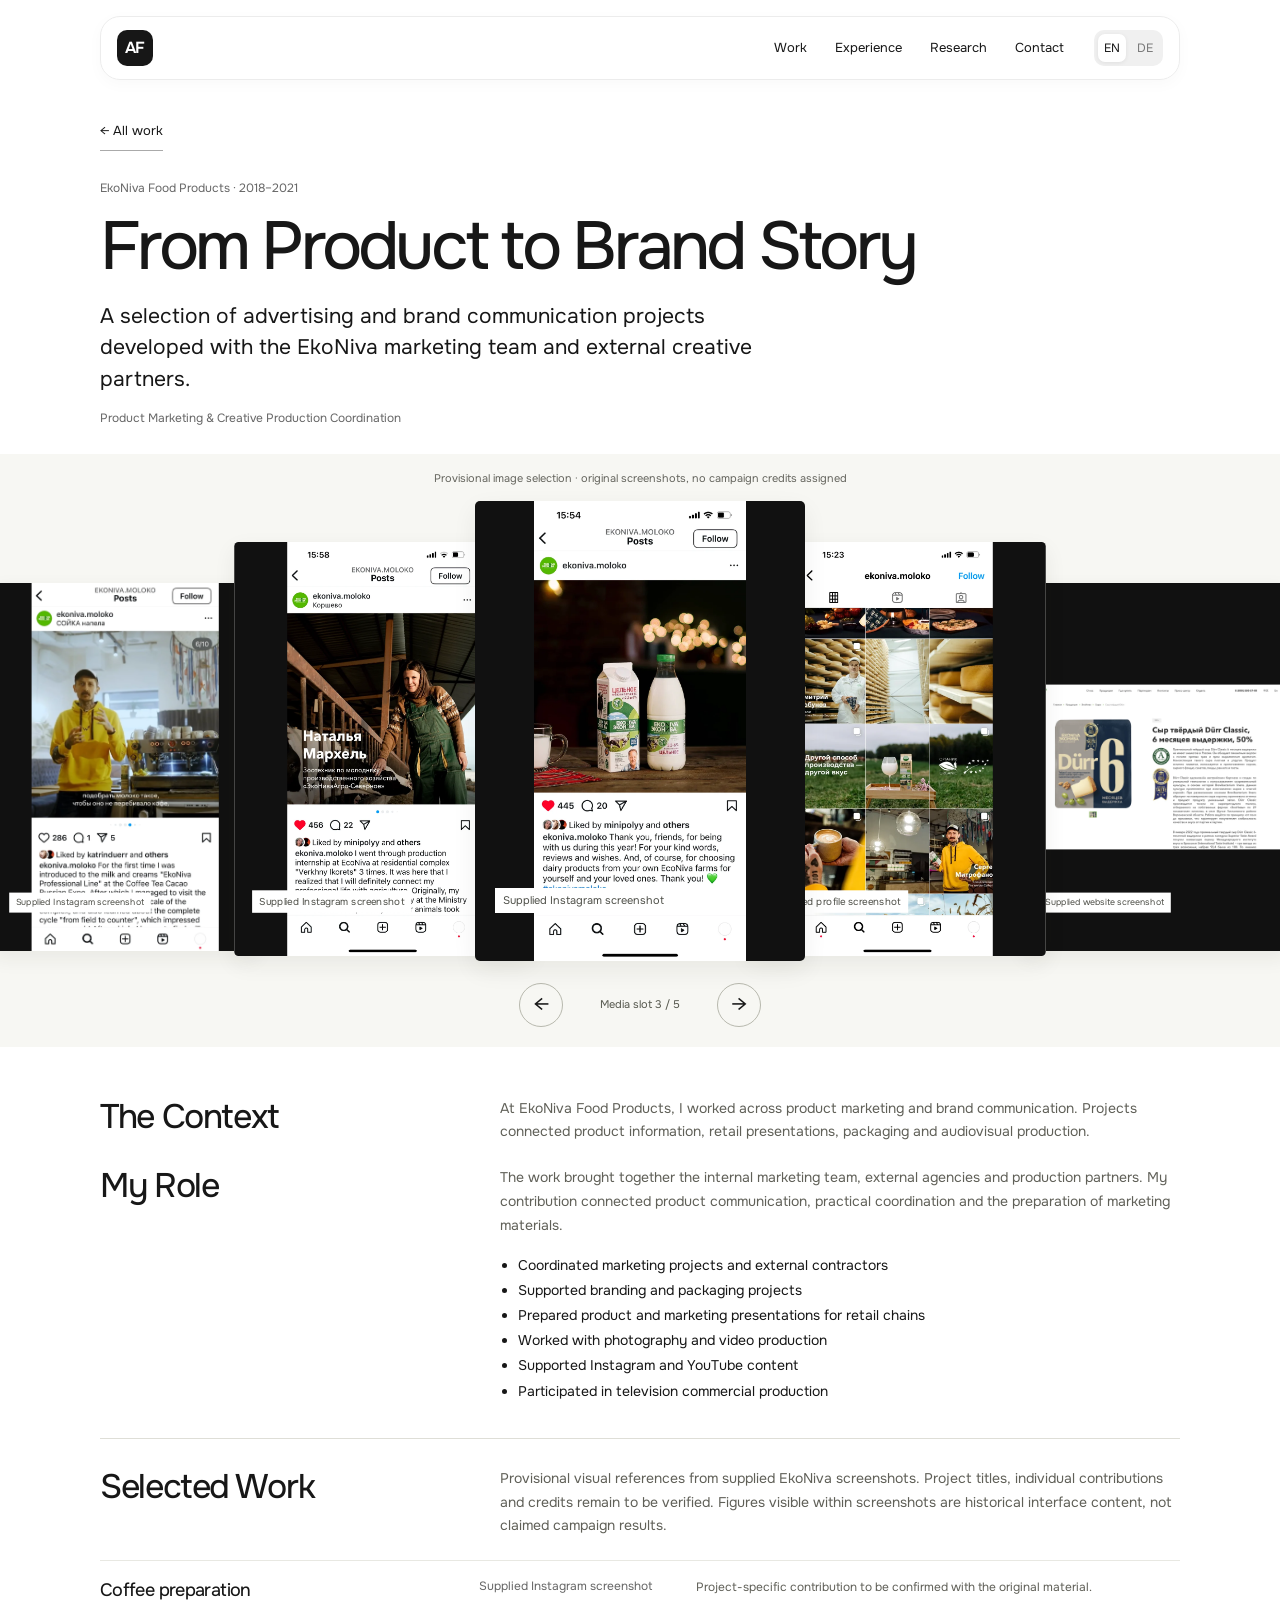
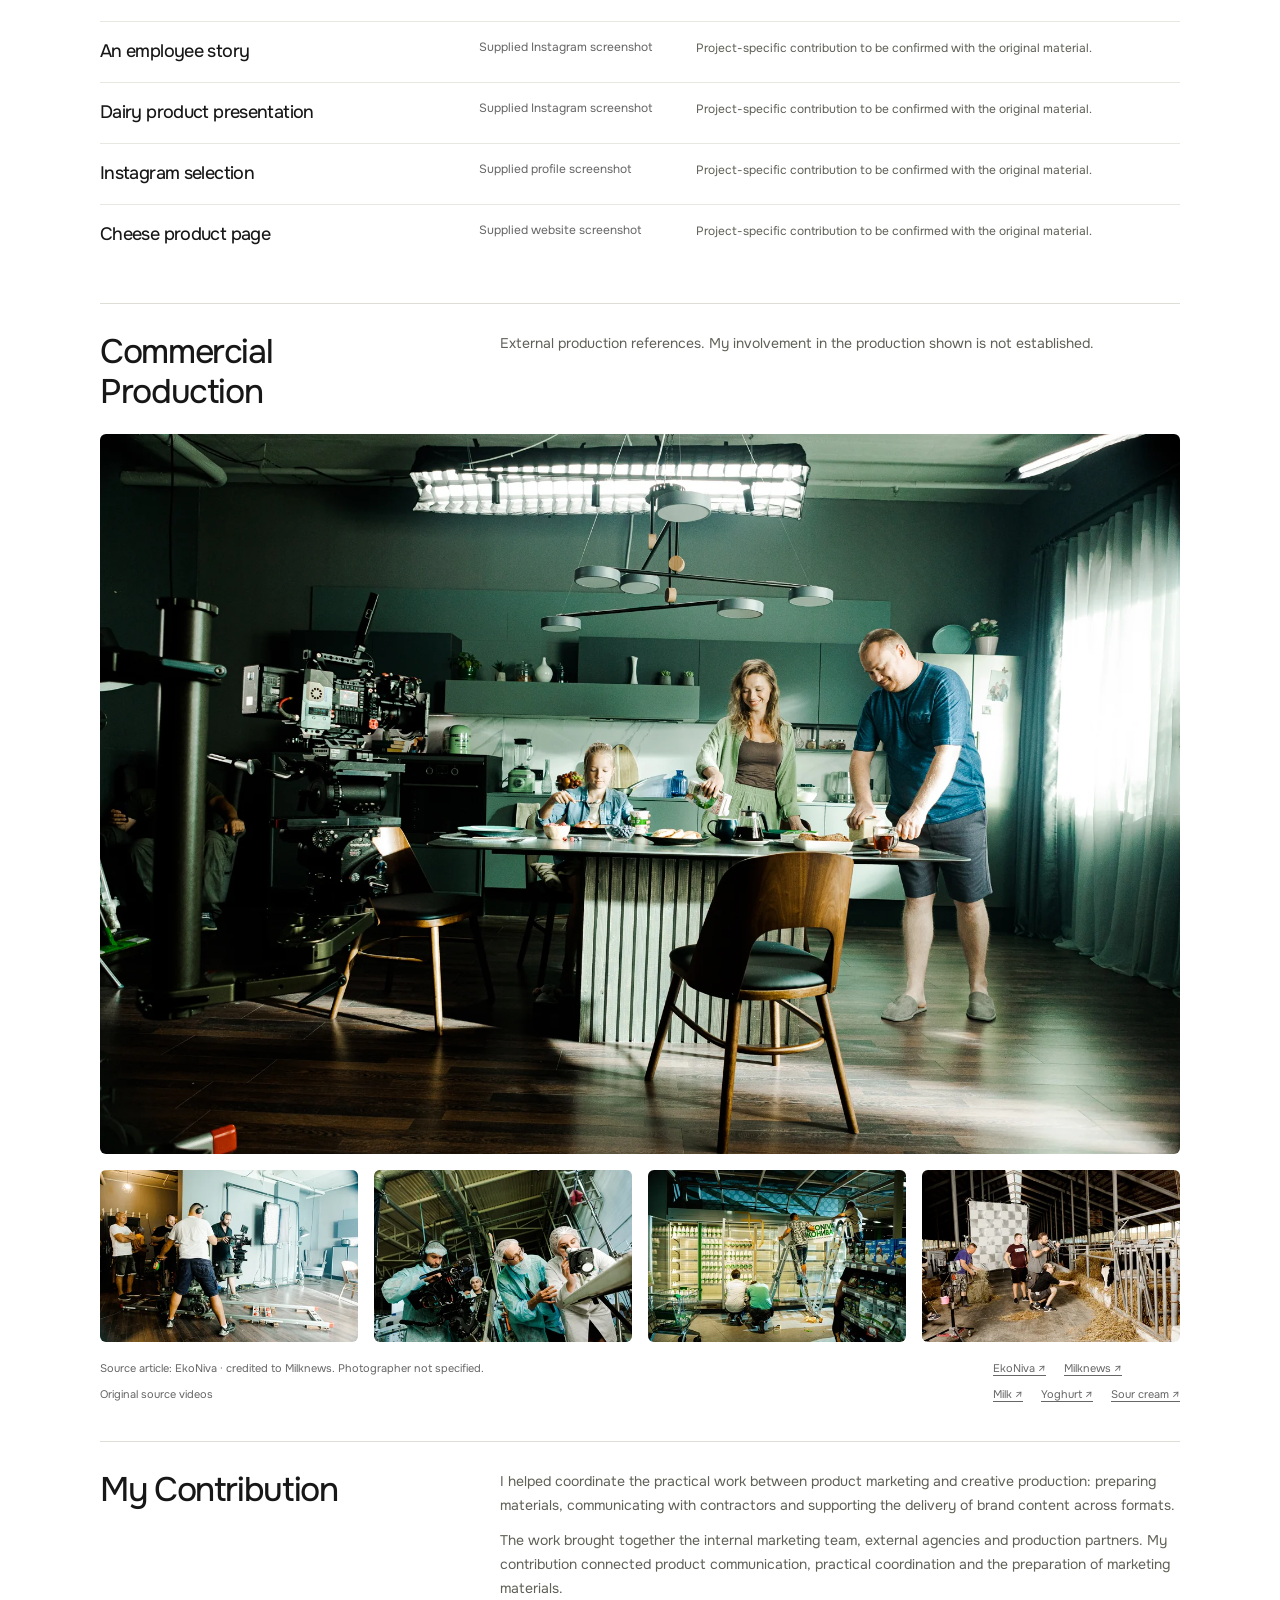
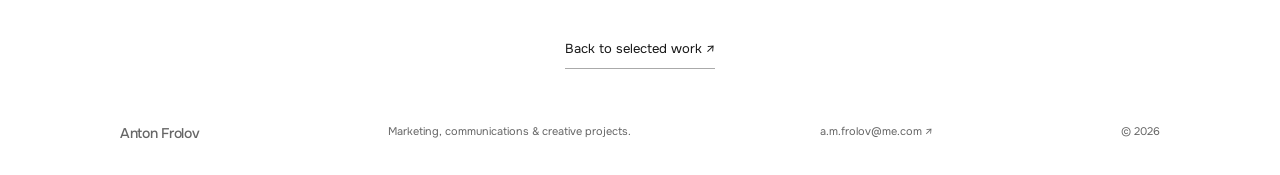
<file: product-to-brand.html>
<!doctype html><html lang="en"><head><meta charset="utf-8"><meta name="viewport" content="width=device-width,initial-scale=1"><title>From Product to Brand Story | Anton Frolov</title><meta name="description" content="A selection of advertising and brand communication projects developed with the EkoNiva marketing team and external creative partners."><link rel="canonical" href="https://antonfrolov.de/product-to-brand.html"><link rel="alternate" hreflang="en" href="https://antonfrolov.de/product-to-brand.html"><link rel="alternate" hreflang="de" href="https://antonfrolov.de/de-product-to-brand.html"><link rel="alternate" hreflang="x-default" href="https://antonfrolov.de/product-to-brand.html"><meta property="og:url" content="https://antonfrolov.de/product-to-brand.html"><meta property="og:title" content="From Product to Brand Story | Anton Frolov"><meta property="og:description" content="A selection of advertising and brand communication projects developed with the EkoNiva marketing team and external creative partners."><meta property="og:type" content="website"><meta property="og:image" content="https://antonfrolov.de/social-preview.png"><meta name="twitter:card" content="summary_large_image"><meta name="theme-color" content="#ffffff"><link rel="icon" href="/favicon.svg" type="image/svg+xml"><link rel="stylesheet" href="/style.css?v=6631f91f88b2"><link rel="stylesheet" href="/editorial.css?v=8d6d3f4f198a"><script src="/site.js?v=295cc2049133" defer></script><link rel="stylesheet" href="/ekoniva.css?v=52e643cb6b3b"><script src="/ekoniva.js?v=4efcf21d3841" defer></script></head><body><a class="skip" href="#main">Skip to content</a><header class="site-header"><a class="wordmark" href="/" aria-label="Anton Frolov">AF</a><button class="menu-toggle" aria-expanded="false" aria-controls="navigation">Menu +</button><nav id="navigation" aria-label="Menu"><a href="/#work">Work</a><a href="/#experience">Experience</a><a href="/#research">Research</a><a href="/#contact">Contact</a></nav><div class="language"><a lang="en" href="/product-to-brand.html" aria-current="page">EN</a><span>/</span><a lang="de" href="/de-product-to-brand.html" >DE</a></div></header><main id="main">
<div class="ek-case">
 <section class="ek-intro" aria-labelledby="ek-title">
  <a class="text-link" href="/#work">← All work</a>
  <p class="ek-credit">EkoNiva Food Products · 2018–2021</p>
  <h1 id="ek-title">From Product to Brand Story</h1>
  <p class="ek-introduction">A selection of advertising and brand communication projects developed with the EkoNiva marketing team and external creative partners.</p>
  <p class="ek-role">Product Marketing &amp; Creative Production Coordination</p>
 </section>
 <section id="ek-showcase" class="ek-showcase" aria-label="Advertising and brand content showcase" aria-roledescription="carousel" tabindex="0"
          data-status="Media slot">
  <p class="ek-preview-note">Provisional image selection · original screenshots, no campaign credits assigned</p>
  <ol class="ek-panels"><li class="ek-panel" role="group" aria-roledescription="slide" aria-label="1 / 5 — Coffee preparation"><img src="/media/ekoniva/coffee-preparation.webp" alt="Screenshot showing a barista in a yellow sweatshirt beside a coffee machine." width="811" height="1600" loading="lazy" decoding="async"><div class="ek-panel-caption">Supplied Instagram screenshot</div></li><li class="ek-panel" role="group" aria-roledescription="slide" aria-label="2 / 5 — An employee story"><img src="/media/ekoniva/employee-story.webp" alt="EkoNiva Instagram post showing an employee in green workwear at a farm." width="739" height="1600" loading="lazy" decoding="async"><div class="ek-panel-caption">Supplied Instagram screenshot</div></li><li class="ek-panel" role="group" aria-roledescription="slide" aria-label="3 / 5 — Dairy product presentation"><img src="/media/ekoniva/dairy-products.webp" alt="EkoNiva Instagram post showing milk packaging on a wooden table with warm lights in the background." width="739" height="1600" loading="lazy" decoding="async"><div class="ek-panel-caption">Supplied Instagram screenshot</div></li><li class="ek-panel" role="group" aria-roledescription="slide" aria-label="4 / 5 — Instagram selection"><img src="/media/ekoniva/instagram-selection.webp" alt="Screenshot of the EkoNiva Instagram grid with food, products and people." width="739" height="1600" loading="lazy" decoding="async"><div class="ek-panel-caption">Supplied profile screenshot</div></li><li class="ek-panel" role="group" aria-roledescription="slide" aria-label="5 / 5 — Cheese product page"><img src="/media/ekoniva/cheese-product.webp" alt="EkoNiva cheese product page screenshot with a packaged hard cheese and Russian product information." width="1280" height="800" loading="lazy" decoding="async"><div class="ek-panel-caption">Supplied website screenshot</div></li></ol>
  <div class="ek-controls" hidden>
   <button type="button" data-direction="-1" aria-label="Previous media">←</button>
   <p class="ek-status" role="status" aria-live="polite" aria-atomic="true"></p>
   <button type="button" data-direction="1" aria-label="Next media">→</button>
  </div>
 </section>
 <section class="ek-editorial" aria-labelledby="ek-context">
  <h2 id="ek-context">The Context</h2><p>At EkoNiva Food Products, I worked across product marketing and brand communication. Projects connected product information, retail presentations, packaging and audiovisual production.</p>
  <h2>My Role</h2><div><p>The work brought together the internal marketing team, external agencies and production partners. My contribution connected product communication, practical coordination and the preparation of marketing materials.</p><ul class="ek-responsibilities"><li>Coordinated marketing projects and external contractors</li><li>Supported branding and packaging projects</li><li>Prepared product and marketing presentations for retail chains</li><li>Worked with photography and video production</li><li>Supported Instagram and YouTube content</li><li>Participated in television commercial production</li></ul></div>
 </section>
 <section class="ek-work" aria-labelledby="ek-selected">
  <div class="ek-section-heading"><h2 id="ek-selected">Selected Work</h2><p>Provisional visual references from supplied EkoNiva screenshots. Project titles, individual contributions and credits remain to be verified. Figures visible within screenshots are historical interface content, not claimed campaign results.</p></div>
  <article class="ek-work-row"><h3>Coffee preparation</h3><span>Supplied Instagram screenshot</span><p>Project-specific contribution to be confirmed with the original material.</p></article><article class="ek-work-row"><h3>An employee story</h3><span>Supplied Instagram screenshot</span><p>Project-specific contribution to be confirmed with the original material.</p></article><article class="ek-work-row"><h3>Dairy product presentation</h3><span>Supplied Instagram screenshot</span><p>Project-specific contribution to be confirmed with the original material.</p></article><article class="ek-work-row"><h3>Instagram selection</h3><span>Supplied profile screenshot</span><p>Project-specific contribution to be confirmed with the original material.</p></article><article class="ek-work-row"><h3>Cheese product page</h3><span>Supplied website screenshot</span><p>Project-specific contribution to be confirmed with the original material.</p></article>
 </section>
 <section id="commercial-production" class="ek-behind" aria-labelledby="ek-production">
  <div class="ek-section-heading"><h2 id="ek-production">Commercial Production</h2><p>External production references. My involvement in the production shown is not established.</p></div>
  <div class="ek-behind-grid"><figure class="ek-production-featured"><a class="ek-gallery-link" href="/media/ekoniva/production/kitchen-set-1920.webp" target="_blank" rel="noopener noreferrer" aria-label="Open production photograph 1"><img src="/media/ekoniva/production/kitchen-set-1920.webp" alt="Film camera beside a kitchen set with three people at a breakfast table." width="1920" height="1280" loading="lazy" decoding="async" srcset="/media/ekoniva/production/kitchen-set-480.webp 480w, /media/ekoniva/production/kitchen-set-960.webp 960w, /media/ekoniva/production/kitchen-set-1920.webp 1920w" sizes="(max-width: 700px) 94vw, 1080px"></a></figure><figure class=""><a class="ek-gallery-link" href="/media/ekoniva/production/camera-rails-1920.webp" target="_blank" rel="noopener noreferrer" aria-label="Open production photograph 2"><img src="/media/ekoniva/production/camera-rails-1920.webp" alt="Camera crew working beside a floor-mounted camera rail on an interior set." width="1920" height="1280" loading="lazy" decoding="async" srcset="/media/ekoniva/production/camera-rails-480.webp 480w, /media/ekoniva/production/camera-rails-960.webp 960w, /media/ekoniva/production/camera-rails-1920.webp 1920w" sizes="(max-width: 700px) 45vw, 23vw"></a></figure><figure class=""><a class="ek-gallery-link" href="/media/ekoniva/production/factory-filming-1920.webp" target="_blank" rel="noopener noreferrer" aria-label="Open production photograph 3"><img src="/media/ekoniva/production/factory-filming-1920.webp" alt="Film camera and crew in protective clothing on a factory floor." width="1920" height="1280" loading="lazy" decoding="async" srcset="/media/ekoniva/production/factory-filming-480.webp 480w, /media/ekoniva/production/factory-filming-960.webp 960w, /media/ekoniva/production/factory-filming-1920.webp 1920w" sizes="(max-width: 700px) 45vw, 23vw"></a></figure><figure class=""><a class="ek-gallery-link" href="/media/ekoniva/production/retail-set-1920.webp" target="_blank" rel="noopener noreferrer" aria-label="Open production photograph 4"><img src="/media/ekoniva/production/retail-set-1920.webp" alt="Crew and lighting equipment beside refrigerated shelves in a shop." width="1920" height="1280" loading="lazy" decoding="async" srcset="/media/ekoniva/production/retail-set-480.webp 480w, /media/ekoniva/production/retail-set-960.webp 960w, /media/ekoniva/production/retail-set-1920.webp 1920w" sizes="(max-width: 700px) 45vw, 23vw"></a></figure><figure class=""><a class="ek-gallery-link" href="/media/ekoniva/production/farm-filming-1920.webp" target="_blank" rel="noopener noreferrer" aria-label="Open production photograph 5"><img src="/media/ekoniva/production/farm-filming-1920.webp" alt="Camera crew filming beside cattle pens inside a barn." width="1920" height="1280" loading="lazy" decoding="async" srcset="/media/ekoniva/production/farm-filming-480.webp 480w, /media/ekoniva/production/farm-filming-960.webp 960w, /media/ekoniva/production/farm-filming-1920.webp 1920w" sizes="(max-width: 700px) 45vw, 23vw"></a></figure></div><div class="ek-production-source"><p>Source article: EkoNiva · credited to Milknews. Photographer not specified.</p><div class="ek-source-links"><a href="https://www.ekoniva-moloko.com/news/168" target="_blank" rel="noopener noreferrer">EkoNiva ↗</a><a href="https://milknews.ru/longridy/novaja-reklama-EkoNivy.html" target="_blank" rel="noopener noreferrer">Milknews ↗</a></div><p>Original source videos</p><div class="ek-source-links"><a href="https://www.youtube.com/watch?v=CmFqYiLRa0g" target="_blank" rel="noopener noreferrer">Milk ↗</a><a href="https://www.youtube.com/watch?v=2XD42MsPw84" target="_blank" rel="noopener noreferrer">Yoghurt ↗</a><a href="https://www.youtube.com/watch?v=J9e4psdbtQ4" target="_blank" rel="noopener noreferrer">Sour cream ↗</a></div></div>
 </section>
 <section class="ek-editorial ek-contribution" aria-labelledby="ek-contribution">
  <h2 id="ek-contribution">My Contribution</h2><div><p>I helped coordinate the practical work between product marketing and creative production: preparing materials, communicating with contractors and supporting the delivery of brand content across formats.</p><p>The work brought together the internal marketing team, external agencies and production partners. My contribution connected product communication, practical coordination and the preparation of marketing materials.</p></div>
 </section>
 <a class="text-link ek-back" href="/#work">Back to selected work ↗</a>
</div></main><footer><a class="wordmark" href="/">Anton Frolov</a><span>Marketing, communications & creative projects.</span><a href="mailto:a.m.frolov@me.com">a.m.frolov@me.com ↗</a><span>© 2026</span></footer></body></html>
</file>
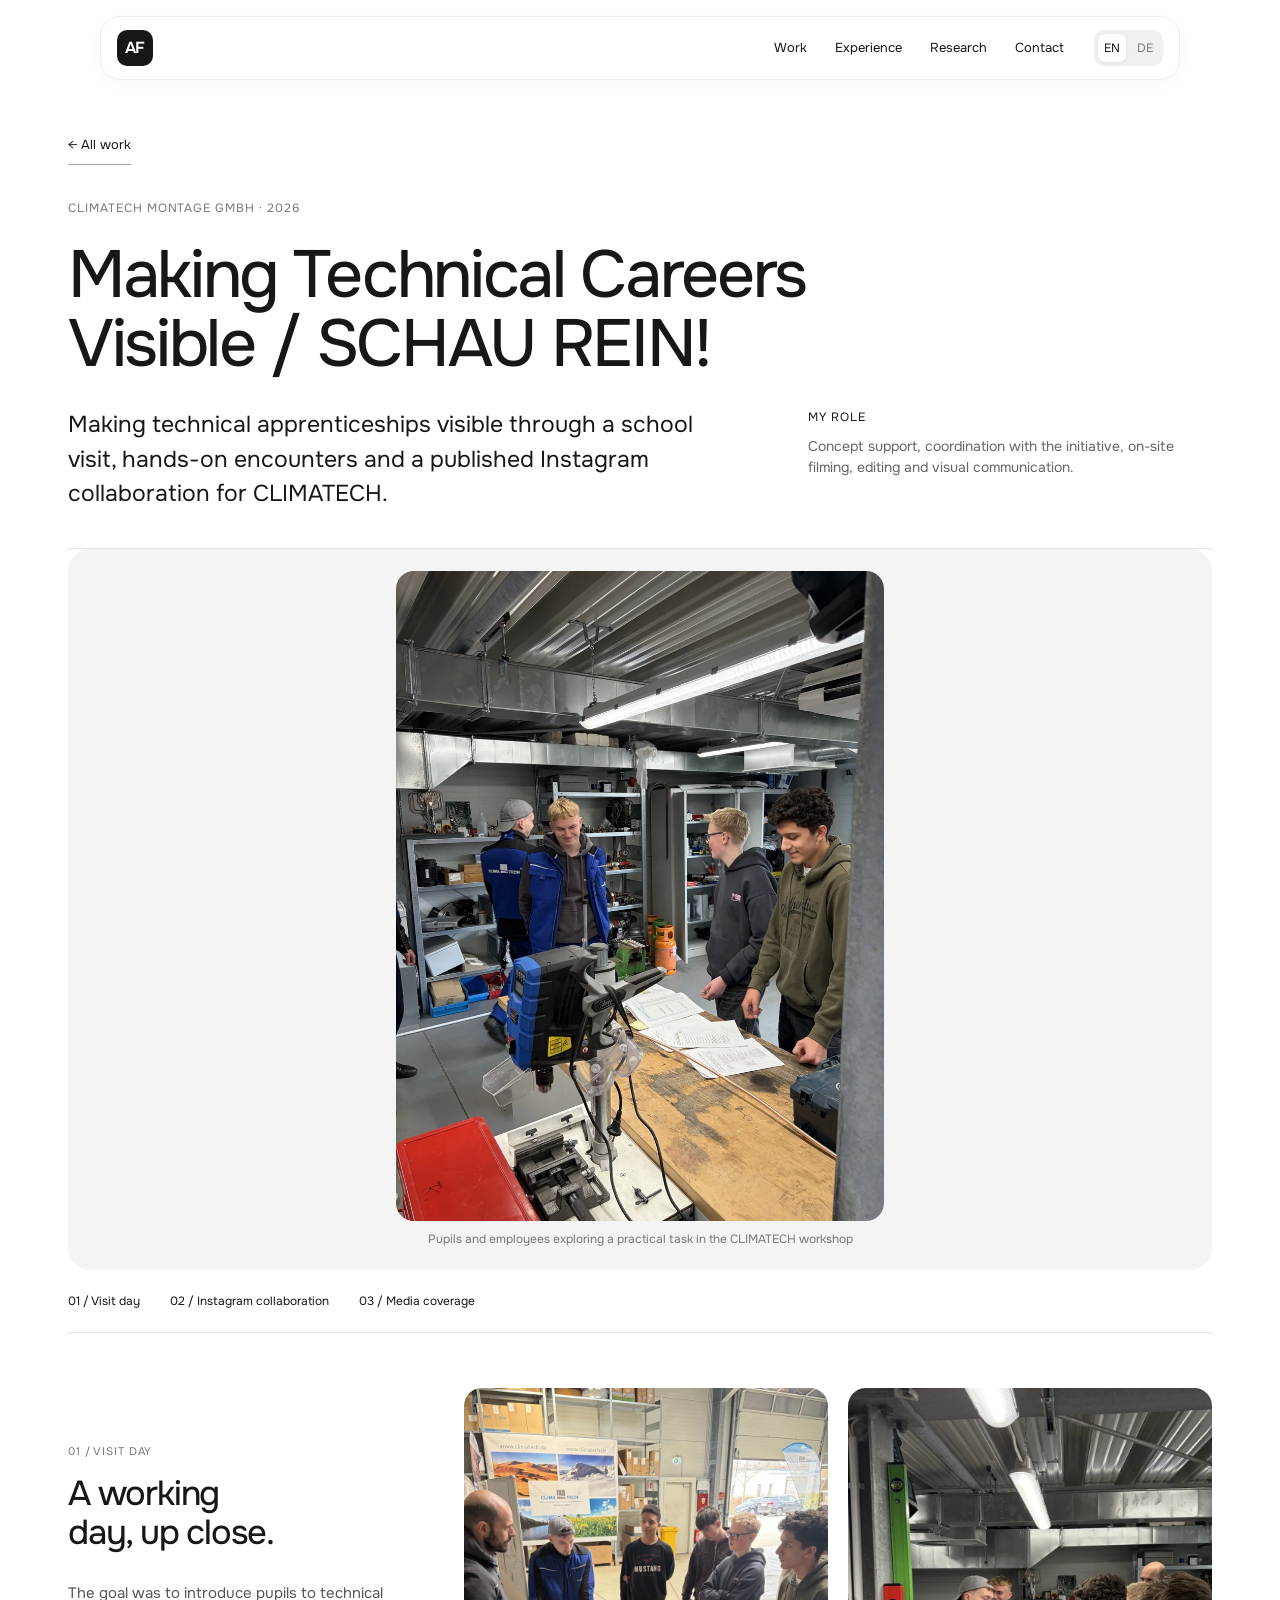
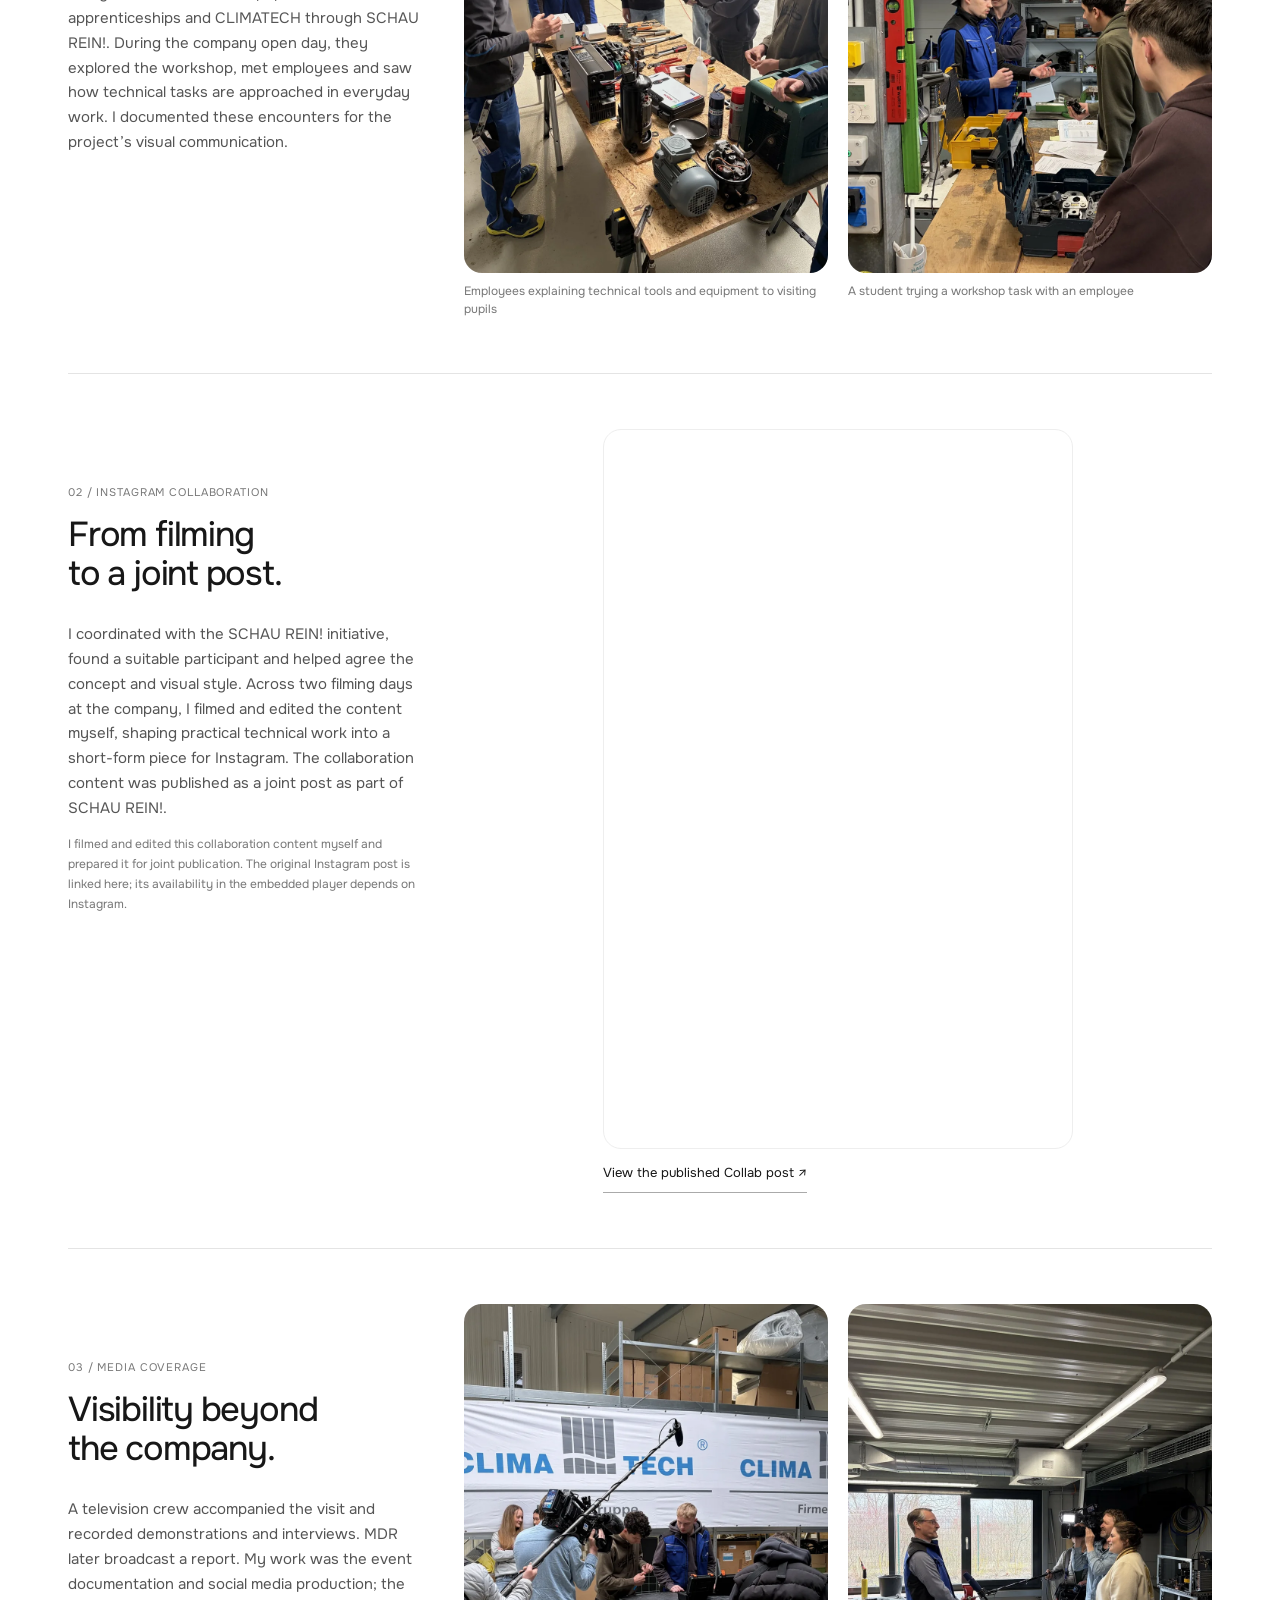
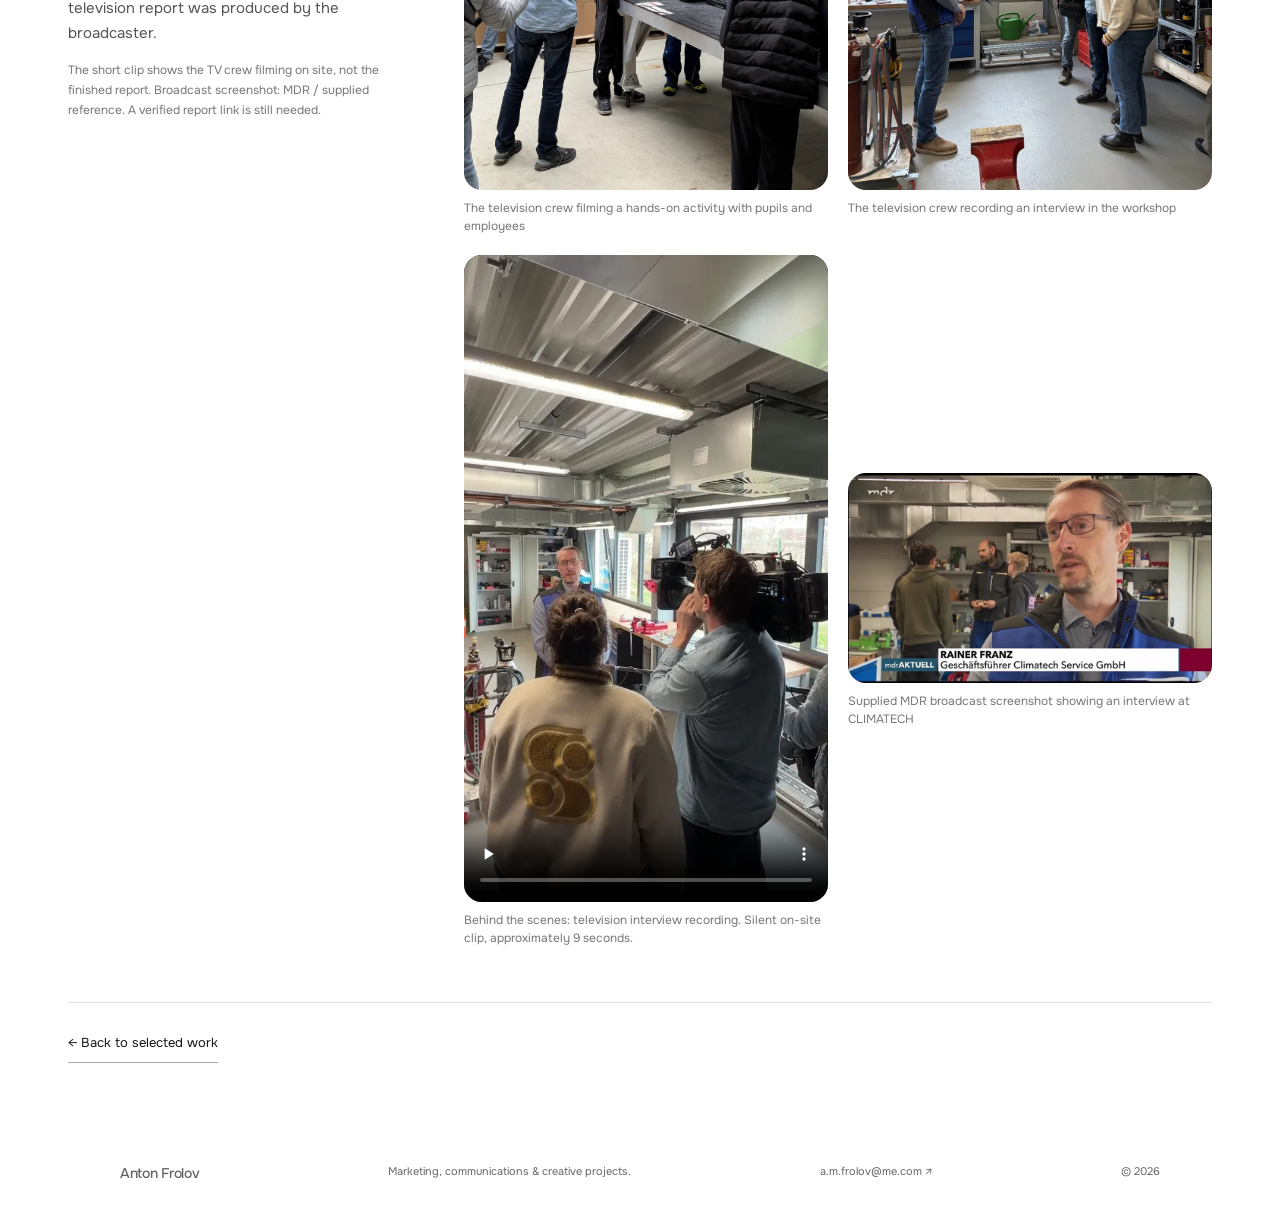
<file: technical-careers.html>
<!doctype html><html lang="en"><head><meta charset="utf-8"><meta name="viewport" content="width=device-width,initial-scale=1"><title>Making Technical Careers Visible / SCHAU REIN! | Anton Frolov</title><meta name="description" content="Making technical apprenticeships visible through a school visit, hands-on encounters and a published Instagram collaboration for CLIMATECH."><link rel="canonical" href="https://antonfrolov.de/technical-careers.html"><link rel="alternate" hreflang="en" href="https://antonfrolov.de/technical-careers.html"><link rel="alternate" hreflang="de" href="https://antonfrolov.de/de-technical-careers.html"><link rel="alternate" hreflang="x-default" href="https://antonfrolov.de/technical-careers.html"><meta property="og:url" content="https://antonfrolov.de/technical-careers.html"><meta property="og:title" content="Making Technical Careers Visible / SCHAU REIN! | Anton Frolov"><meta property="og:description" content="Making technical apprenticeships visible through a school visit, hands-on encounters and a published Instagram collaboration for CLIMATECH."><meta property="og:type" content="website"><meta property="og:image" content="https://antonfrolov.de/social-preview.png"><meta name="twitter:card" content="summary_large_image"><meta name="theme-color" content="#ffffff"><link rel="icon" href="/favicon.svg" type="image/svg+xml"><link rel="stylesheet" href="/style.css?v=6631f91f88b2"><link rel="stylesheet" href="/editorial.css?v=8d6d3f4f198a"><script src="/site.js?v=295cc2049133" defer></script><link rel="stylesheet" href="/climatech-cases.css?v=999ad28d5879"></head><body><a class="skip" href="#main">Skip to content</a><header class="site-header"><a class="wordmark" href="/" aria-label="Anton Frolov">AF</a><button class="menu-toggle" aria-expanded="false" aria-controls="navigation">Menu +</button><nav id="navigation" aria-label="Menu"><a href="/#work">Work</a><a href="/#experience">Experience</a><a href="/#research">Research</a><a href="/#contact">Contact</a></nav><div class="language"><a lang="en" href="/technical-careers.html" aria-current="page">EN</a><span>/</span><a lang="de" href="/de-technical-careers.html" >DE</a></div></header><main id="main"><article class="ce-case ce-schau">
      <header class="ce-intro"><a class="text-link" href="/#work">← All work</a>
        <p class="eyebrow">CLIMATECH Montage GmbH · 2026</p>
        <h1>Making Technical Careers Visible / SCHAU REIN!</h1>
        <div class="ce-intro-grid"><p class="ce-deck">Making technical apprenticeships visible through a school visit, hands-on encounters and a published Instagram collaboration for CLIMATECH.</p>
          <p class="ce-role"><span>My role</span>Concept support, coordination with the initiative, on-site filming, editing and visual communication.</p></div>
      </header>
      <div class="ce-opening"><figure class="ce-photo ce-photo-sr-workshop"><img src="/media/schau-rein/img_0249-1600.webp" srcset="/media/schau-rein/img_0249-480.webp 480w, /media/schau-rein/img_0249-960.webp 960w, /media/schau-rein/img_0249-1600.webp 1500w" sizes="(max-width: 650px) 92vw, 50vw" width="1500" height="2000" alt="Pupils and employees exploring a practical task in the CLIMATECH workshop" loading="eager" decoding="async"><figcaption>Pupils and employees exploring a practical task in the CLIMATECH workshop</figcaption></figure></div>
      <nav class="ce-index" aria-label="Case sections">
        <a href="#event-day">01 / Visit day</a><a href="#content-production">02 / Instagram collaboration</a><a href="#media-coverage">03 / Media coverage</a></nav>
      <section class="ce-section" id="event-day">
          <div class="ce-section-copy"><p class="eyebrow">01 / Visit day</p>
            <h2>A working day, up close.</h2><p>The goal was to introduce pupils to technical apprenticeships and CLIMATECH through SCHAU REIN!. During the company open day, they explored the workshop, met employees and saw how technical tasks are approached in everyday work. I documented these encounters for the project’s visual communication.</p></div>
          <div class="ce-gallery ce-gallery-2"><figure class="ce-photo ce-photo-sr-demonstration"><img src="/media/schau-rein/img_0306-1600.webp" srcset="/media/schau-rein/img_0306-480.webp 480w, /media/schau-rein/img_0306-960.webp 960w, /media/schau-rein/img_0306-1600.webp 1500w" sizes="(max-width: 650px) 92vw, 50vw" width="1500" height="2000" alt="Employees explaining technical tools and equipment to visiting pupils" loading="lazy" decoding="async"><figcaption>Employees explaining technical tools and equipment to visiting pupils</figcaption></figure><figure class="ce-photo ce-photo-hands-on"><img src="/media/climatech-events/hands-on-1600.webp" srcset="/media/climatech-events/hands-on-480.webp 480w, /media/climatech-events/hands-on-960.webp 960w, /media/climatech-events/hands-on-1600.webp 1500w" sizes="(max-width: 650px) 92vw, 50vw" width="1500" height="2000" alt="A student trying a workshop task with an employee" loading="lazy" decoding="async"><figcaption>A student trying a workshop task with an employee</figcaption></figure></div>
        </section><section class="ce-section" id="content-production">
          <div class="ce-section-copy"><p class="eyebrow">02 / Instagram collaboration</p>
            <h2>From filming to a joint post.</h2><p>I coordinated with the SCHAU REIN! initiative, found a suitable participant and helped agree the concept and visual style. Across two filming days at the company, I filmed and edited the content myself, shaping practical technical work into a short-form piece for Instagram. The collaboration content was published as a joint post as part of SCHAU REIN!.</p><p class="ce-note">I filmed and edited this collaboration content myself and prepared it for joint publication. The original Instagram post is linked here; its availability in the embedded player depends on Instagram.</p></div>
          <div class="ce-gallery ce-gallery-0"><figure class="ce-instagram"><iframe src="https://www.instagram.com/reel/DU-QGI7CHq5/embed/" title="Published SCHAU REIN! Instagram collaboration" loading="lazy" width="470" height="720" allow="fullscreen; picture-in-picture" allowfullscreen referrerpolicy="strict-origin-when-cross-origin"></iframe><figcaption><a class="text-link" href="https://www.instagram.com/reel/DU-QGI7CHq5/" target="_blank" rel="noopener noreferrer">View the published Collab post ↗</a></figcaption></figure></div>
        </section><section class="ce-section" id="media-coverage">
          <div class="ce-section-copy"><p class="eyebrow">03 / Media coverage</p>
            <h2>Visibility beyond the company.</h2><p>A television crew accompanied the visit and recorded demonstrations and interviews. MDR later broadcast a report. My work was the event documentation and social media production; the television report was produced by the broadcaster.</p><p class="ce-note">The short clip shows the TV crew filming on site, not the finished report. Broadcast screenshot: MDR / supplied reference. A verified report link is still needed.</p></div>
          <div class="ce-gallery ce-gallery-2"><figure class="ce-photo ce-photo-sr-tv-group"><img src="/media/schau-rein/img_0229-1600.webp" srcset="/media/schau-rein/img_0229-480.webp 480w, /media/schau-rein/img_0229-960.webp 960w, /media/schau-rein/img_0229-1600.webp 1500w" sizes="(max-width: 650px) 92vw, 50vw" width="1500" height="2000" alt="The television crew filming a hands-on activity with pupils and employees" loading="lazy" decoding="async"><figcaption>The television crew filming a hands-on activity with pupils and employees</figcaption></figure><figure class="ce-photo ce-photo-sr-tv-interview"><img src="/media/schau-rein/img_0240-1600.webp" srcset="/media/schau-rein/img_0240-480.webp 480w, /media/schau-rein/img_0240-960.webp 960w, /media/schau-rein/img_0240-1600.webp 1500w" sizes="(max-width: 650px) 92vw, 50vw" width="1500" height="2000" alt="The television crew recording an interview in the workshop" loading="lazy" decoding="async"><figcaption>The television crew recording an interview in the workshop</figcaption></figure><figure class="ce-video"><video controls muted playsinline preload="none" poster="/media/schau-rein/tv-crew-poster.webp" aria-label="Visibility beyond the company."><source src="/media/schau-rein/tv-crew-silent.mp4" type="video/mp4"></video><figcaption>Behind the scenes: television interview recording. Silent on-site clip, approximately 9 seconds.</figcaption></figure><figure class="ce-photo ce-photo-mdr-report"><img src="/media/climatech-events/mdr-report-1600.webp" srcset="/media/climatech-events/mdr-report-480.webp 480w, /media/climatech-events/mdr-report-960.webp 960w, /media/climatech-events/mdr-report-1600.webp 1600w" sizes="(max-width: 650px) 92vw, 50vw" width="1600" height="920" alt="Supplied MDR broadcast screenshot showing an interview at CLIMATECH" loading="lazy" decoding="async"><figcaption>Supplied MDR broadcast screenshot showing an interview at CLIMATECH</figcaption></figure></div>
        </section>
      <a class="ce-back text-link" href="/#work">← Back to selected work</a>
    </article></main><footer><a class="wordmark" href="/">Anton Frolov</a><span>Marketing, communications & creative projects.</span><a href="mailto:a.m.frolov@me.com">a.m.frolov@me.com ↗</a><span>© 2026</span></footer></body></html>
</file>
<file: style.css>
:root{--paper:#0b0b0b;--ink:#f2f2f0;--muted:#a7a7a2;--line:#303030;--accent:#f2f2f0}*{box-sizing:border-box}html{scroll-behavior:smooth;scroll-padding-top:100px}body{margin:0;background:var(--paper);color:var(--ink);font-family:Arial,Helvetica,sans-serif;font-size:16px;line-height:1.55}a{color:inherit;text-decoration:none}button{font:inherit;color:inherit}a:focus-visible,button:focus-visible{outline:2px solid var(--accent);outline-offset:6px}a:hover{color:var(--accent)}header{display:flex;align-items:center;gap:48px;padding:26px 4.5%;border-bottom:1px solid var(--line)}.wordmark{font-size:14px;letter-spacing:.06em;font-weight:700;white-space:nowrap}nav{display:flex;gap:30px;margin-left:auto;font-size:13px}.language{display:flex;gap:9px;font-size:12px}.language a{color:var(--muted)}.language [aria-current]{color:var(--ink);border-bottom:1px solid}.menu-toggle{display:none}.skip{position:fixed;top:-100px;background:var(--ink);color:var(--paper);padding:12px;z-index:5}.skip:focus{top:5px}section{padding:90px 4.5%}.hero{padding-top:35px;padding-bottom:55px}.hero-top,.hero-bottom,.section-head,.project-meta,.project-title,.contact-bottom{display:flex;justify-content:space-between;gap:24px}.hero-top{font-size:12px;color:var(--muted)}.availability:before{content:'';display:inline-block;width:6px;height:6px;background:#a7a7a2;margin-right:9px;border-radius:50%}h1,h2,h3,p{margin-top:0}h1{font-size:clamp(58px,7.8vw,122px);line-height:1.01;font-weight:400;letter-spacing:-.065em;margin:70px 0 58px}h1 em{font-family:Georgia,'Times New Roman',serif;font-weight:400;letter-spacing:-.055em}h2{font-weight:400;letter-spacing:-.04em;font-size:clamp(35px,4vw,58px);line-height:1.1}h3{font-weight:400}.hero-bottom{align-items:flex-end}.hero-bottom>span{font-size:12px}.hero-bottom p{max-width:500px;font-size:18px;margin:0 8% 0 auto;line-height:1.6}.hero-bottom>a{font-size:36px;font-weight:300}.work{border-top:1px solid var(--line)}.section-head{align-items:flex-start;margin-bottom:55px}.section-head p{font-size:14px;max-width:300px;color:var(--muted)}.projects{display:grid;grid-template-columns:1fr 1fr;gap:90px 36px;align-items:start}.project:nth-child(2){margin-top:160px}.project:nth-child(4){margin-top:150px}.project:last-child{grid-column:1/-1;width:75%}.project-image{display:block;overflow:hidden}.project-image img{display:block;width:100%;height:auto;aspect-ratio:1.22;object-fit:cover;transition:transform .4s}.project-image:hover img{transform:scale(1.02)}.placeholder{position:relative;min-height:440px;aspect-ratio:1.22;overflow:hidden;padding:30px;display:flex;flex-direction:column;justify-content:space-between;background:#111111;color:#f2f2f0}.frame-label,.placeholder-label{font-size:10px;letter-spacing:.08em;text-transform:uppercase;z-index:1}.placeholder-label{border-top:1px solid currentColor;padding-top:12px}.art-title{font-family:Georgia,serif;font-size:clamp(40px,4.6vw,70px);line-height:1.02;letter-spacing:-.045em;z-index:1}.placeholder:after{content:'';position:absolute;border:1px solid #303030;width:58%;height:145%;right:-14%;top:-20%;transform:rotate(27deg);pointer-events:none}.art-2{background:#111111;color:#f2f2f0}.art-3{background:#111111;color:#f2f2f0}.art-4{background:#111111;color:#f2f2f0}.art-5{background:#111111;color:#f2f2f0;aspect-ratio:1.9}.project-meta{font-size:10px;text-transform:uppercase;letter-spacing:.055em;margin:20px 0 10px;color:var(--muted)}.project-title h3{font-size:30px;line-height:1.15;letter-spacing:-.04em;margin-bottom:12px}.project-title>span{font-size:24px}.categories{font-size:11px;text-transform:uppercase;letter-spacing:.065em;color:var(--muted);line-height:1.8}.project-intro{font-size:15px;max-width:490px;color:#a7a7a2}.text-link{display:inline-block;font-size:12px;border-bottom:1px solid;padding-bottom:5px}.other-work{display:grid;grid-template-columns:1fr 2fr;border-top:1px solid var(--line);margin-top:85px;padding-top:25px;gap:30px}.other-work h3{font-size:20px}.other-work p{max-width:650px;color:var(--muted)}.about{border-block:1px solid var(--line);display:grid;grid-template-columns:1fr 2fr 1fr;gap:40px}.section-label{font-size:11px;text-transform:uppercase;letter-spacing:.08em}.large-copy{font-size:24px;line-height:1.55;letter-spacing:-.02em}.about-content>p:not(.large-copy){font-size:13px;color:var(--muted);margin-top:30px}.resource-links{display:flex;flex-wrap:wrap;gap:15px 25px;font-size:12px;margin-top:25px}.pending{color:var(--muted)}.portrait{background:#111111;aspect-ratio:.75;display:flex;flex-direction:column;align-items:center;justify-content:center;align-self:start;gap:24px;color:#a7a7a2}.portrait>span{font-family:Georgia,serif;font-size:70px;letter-spacing:-.08em}.portrait small{font-size:10px}.portrait img{width:100%;height:100%;object-fit:cover}.timeline-row{display:grid;grid-template-columns:1fr 3fr;gap:40px;padding:26px 0;border-top:1px solid var(--line)}.timeline-row>span{font-size:12px}.timeline-row h3{font-size:23px;line-height:1.3;margin-bottom:8px;max-width:720px}.timeline-row p{font-size:14px;max-width:640px;color:var(--muted);margin-bottom:0}.timeline-row .role{color:var(--ink);margin-bottom:12px}.role span{color:var(--muted)}.education{margin-top:70px;display:grid;grid-template-columns:1fr 1.5fr 1.5fr;gap:40px;border-top:1px solid var(--line);padding-top:30px}.education h2{font-size:28px}.education article>span{font-size:12px}.education h3{font-size:20px;margin:16px 0 8px}.education p{font-size:13px;color:var(--muted)}.skills{border-top:1px solid var(--line);display:grid;grid-template-columns:1fr 2fr;gap:60px}.skills>div{display:grid;grid-template-columns:1fr 1fr;gap:30px 50px}.skills h2{font-size:36px}.skills h3{font-size:13px;font-weight:700}.skills p{font-size:14px;color:var(--muted)}.contact{background:#0b0b0b;border-top:1px solid var(--line)}.contact h2{font-family:Georgia,serif;font-size:clamp(60px,9vw,140px);font-style:italic;letter-spacing:-.065em;margin:40px 0 60px}.contact-bottom>p{max-width:360px;font-size:18px}.email{font-size:clamp(22px,3vw,40px);letter-spacing:-.03em;border-bottom:1px solid}footer{display:flex;flex-wrap:wrap;justify-content:space-between;gap:20px;padding:32px 4.5%;font-size:11px;color:var(--muted)}.case-hero{max-width:1250px;padding-top:48px}.eyebrow{font-size:11px;text-transform:uppercase;letter-spacing:.08em;margin:55px 0 22px}.case-hero h1{font-size:clamp(56px,8vw,116px);margin:0 0 35px;max-width:1100px}.case-intro{font-size:24px;line-height:1.5;max-width:720px;margin-left:25%}.case-hero>.categories{margin:30px 0 0 25%}.case-cover{margin:0 4.5%}.case-cover .placeholder{aspect-ratio:2.1;min-height:500px}.case-cover .art-title{font-size:clamp(60px,7vw,110px)}.case-cover img{width:100%;height:auto;max-height:800px;object-fit:cover}.case-text{display:grid;grid-template-columns:1fr 2fr;gap:40px 8%;max-width:1200px}.case-text>p{max-width:700px;font-size:20px}.case-text>.large-copy{font-size:26px}.case-text ul{padding-left:20px;margin:0 0 15px;font-size:18px}.case-text li{margin-bottom:10px}.case-media{padding-top:0}.case-media h2{font-size:32px}.media-note{font-size:14px;color:var(--muted);max-width:650px}.media-pair{display:grid;grid-template-columns:1.5fr 1fr;gap:30px}.neutral-frame{background:#111111;aspect-ratio:1.4;display:flex;align-items:flex-end;padding:20px;border:1px solid var(--line);color:var(--muted);font-size:10px}.case-media figure{margin:30px 0}.case-media img,.case-media video{width:100%;height:auto}.case-media figcaption{font-size:12px;color:var(--muted)}.video{width:100%;aspect-ratio:16/9;border:0}.next-project{display:block;padding:65px 4.5%;border-top:1px solid var(--line)}.next-project>span{font-size:12px}.next-project h2{font-family:Georgia,serif;font-style:italic;margin:25px 0 0;max-width:900px}.menu-toggle{background:none;border:0}.project-title,.text-link,.next-project{transition:color .2s}@media(min-width:1600px){body{max-width:1800px;margin:auto}}@media(max-width:950px){header{gap:25px}nav{gap:18px}.hero-bottom p{margin-right:0;max-width:430px}.about{grid-template-columns:1fr 2fr}.portrait{grid-column:2;width:50%}.placeholder{min-height:340px}.project-title h3{font-size:26px}.education{grid-template-columns:1fr 1fr}.education h2{grid-column:1/-1}.skills{grid-template-columns:1fr}.case-text{gap:30px}.case-intro{margin-left:0}.case-hero>.categories{margin-left:0}}@media(max-width:650px){section{padding:60px 6%}header{padding:22px 6%;gap:20px;flex-wrap:wrap}.wordmark{font-size:12px}.menu-toggle{display:block;margin-left:auto;font-size:12px;padding:0}.language{font-size:11px}nav{display:none;order:4;width:100%;margin:0;flex-direction:column;gap:16px;padding-top:18px}nav.open{display:flex}.hero{padding-top:25px}.hero-top{font-size:10px;gap:20px;align-items:start}.availability{max-width:150px;text-align:right}h1{font-size:clamp(45px,10.4vw,67px);margin:55px 0 40px;letter-spacing:-.06em}.hero-bottom{flex-wrap:wrap}.hero-bottom>span{width:100%;font-size:10px}.hero-bottom p{font-size:16px;width:85%;margin:0}.section-head{margin-bottom:30px;gap:20px}.section-head p{font-size:11px;max-width:150px}h2{font-size:36px}.projects{display:block}.project{margin:0 0 55px!important;width:100%!important}.placeholder{min-height:320px;padding:23px}.art-title{font-size:51px}.frame-label,.placeholder-label{font-size:9px}.art-5{aspect-ratio:1.22}.project-meta{font-size:9px;gap:15px}.project-title h3{font-size:28px}.project-intro{font-size:14px}.other-work{grid-template-columns:1fr;gap:0;margin-top:20px}.other-work p{font-size:14px}.about{grid-template-columns:1fr;gap:30px}.large-copy{font-size:21px}.portrait{grid-column:auto;width:65%;max-width:250px}.timeline-row{grid-template-columns:1fr;gap:12px}.timeline-row h3{font-size:21px}.education{grid-template-columns:1fr;gap:20px}.skills{gap:25px}.skills>div{grid-template-columns:1fr;gap:20px}.contact h2{font-size:64px;margin:30px 0 40px}.contact-bottom{display:block}.contact-bottom>p{font-size:16px}.email{font-size:26px}footer{padding:28px 6%;flex-direction:column;gap:12px}.case-hero{padding-top:35px}.eyebrow{margin-top:40px;font-size:10px}.case-hero h1{font-size:54px}.case-intro{font-size:21px}.case-cover{margin:0 6%}.case-cover .placeholder{min-height:390px;aspect-ratio:.95}.case-cover .art-title{font-size:60px}.case-text{grid-template-columns:1fr;gap:20px}.case-text>p{font-size:18px;margin-bottom:20px}.case-text>.large-copy{font-size:22px}.case-text ul{font-size:17px;margin-bottom:25px}.media-pair{grid-template-columns:1fr;gap:20px}.neutral-frame{font-size:9px}.next-project{padding:45px 6%}}@media(prefers-reduced-motion:reduce){html{scroll-behavior:auto}*{transition:none!important}}
.header-resources{display:flex;gap:18px;font-size:10px}.header-resources .pending{max-width:115px;line-height:1.4}@media(max-width:1100px){header{gap:24px}.header-resources{display:none}}@media(max-width:650px){.language a,.menu-toggle{min-height:28px;display:inline-flex;align-items:center}.language{align-items:center}}
.placeholder{width:100%;min-width:0}.project-title h3{min-width:0;overflow-wrap:anywhere}.project-title>span{flex-shrink:0}.art-title{overflow-wrap:anywhere}@media(max-width:650px){.art-title{font-size:46px}.case-cover .art-title{font-size:50px}.case-hero h1{overflow-wrap:anywhere;font-size:50px}}
</file>
<file: editorial.css>
@font-face {
  font-family: Onest;
  src: url('/media/fonts/onest.ttf') format('truetype');
  font-weight: 100 900;
  font-style: normal;
  font-display: swap;
}

:root {
  color-scheme: light;
  --paper: #fff;
  --ink: #171717;
  --muted: #666;
  --line: #e4e4e4;
  --accent: #171717;
  --surface: #f4f4f4;
}

html { scroll-behavior: auto; scroll-padding-top: 100px; }
body { max-width: none; margin: 0; background: var(--paper); color: var(--ink); font-family: Onest, -apple-system, BlinkMacSystemFont, 'Segoe UI', sans-serif; font-size: 16px; line-height: 1.55; }
h1, h2, h3, p { margin-top: 0; }
h1, h2, h3 { font-family: Onest, sans-serif; font-weight: 450; letter-spacing: -.035em; }
a:hover { color: #555; }
a:focus-visible, button:focus-visible, summary:focus-visible, [tabindex]:focus-visible { outline: 2px solid #222; outline-offset: 5px; }
.skip { background: #171717; color: #fff; z-index: 20; }
.preview-banner { margin: 0; padding: 5px; background: #fafafa; color: #777; font-size: 11px; text-align: center; }
.site-header { position: sticky; z-index: 10; top: 16px; display: flex; align-items: center; gap: 30px; max-width: 1080px; margin: 16px auto 0; padding: 13px 16px; border: 1px solid #ececec; border-radius: 20px; background: #ffffffed; box-shadow: 0 4px 16px #00000007; }
.site-header .wordmark { display: grid; place-items: center; width: 36px; height: 36px; border-radius: 10px; background: #171717; color: #fff; font: 650 16px/1 Onest, sans-serif; letter-spacing: -.06em; flex-shrink: 0; }
.site-header nav { display: flex; flex-direction: row; gap: 28px; align-items: center; margin-left: auto; font-size: 13px; }
.site-header nav a { display: inline-flex; min-height: 34px; align-items: center; }
.site-header .language { display: flex; gap: 5px; align-items: center; margin: 0; padding: 4px; border-radius: 10px; background: #f0f0f0; font-size: 12px; }
.language a { display: grid; place-items: center; min-width: 28px; min-height: 28px; border-radius: 7px; color: #777; }
.language a[aria-current] { border: 0; background: white; color: #171717; box-shadow: 0 1px 4px #00000012; }
.language > span { display: none; }
.menu-toggle { display: none; }
.light-home { max-width: 1080px; margin: 0 auto; padding: 0 20px; }
.light-home section { padding: 0; scroll-margin-top: 108px; }
.intro { position: relative; isolation: isolate; display: flex; flex-direction: column; align-items: center; padding-top: 68px !important; padding-bottom: 72px !important; text-align: center; }
.intro-dots {
  position: absolute;
  z-index: -1;
  inset: 30px 8% 45px;
  pointer-events: none;
  background-image: radial-gradient(#dfdfdf .75px, transparent .75px);
  background-size: 16px 16px;
  -webkit-mask-image: radial-gradient(ellipse at center, #000 15%, transparent 70%);
  mask-image: radial-gradient(ellipse at center, #000 15%, transparent 70%);
}
.intro-dots canvas { display: block; width: 100%; height: 100%; }
.intro-portrait { width: 188px; aspect-ratio: 1; padding: 6px; border: 1px solid #eee; border-radius: 25px; background: white; box-shadow: 0 12px 22px #0000000b; transform: rotate(-2deg); }
.intro-portrait img { display: block; width: 100%; height: 100%; object-fit: cover; border-radius: 19px; }
.portrait-placeholder { display: flex; flex-direction: column; align-items: center; justify-content: center; gap: 5px; height: 100%; border-radius: 19px; background: #f3f3f3; color: #737373; }
.portrait-placeholder > span { font-size: 54px; font-weight: 500; letter-spacing: -.06em; }
.portrait-placeholder small { font-size: 11px; }
.open-badge { display: inline-flex; align-items: center; gap: 7px; margin: 26px 0 16px; padding: 6px 13px; border-radius: 30px; background: #ddfadd; color: #327542; font-size: 12px; }
.open-badge span { width: 5px; height: 5px; border-radius: 50%; background: #4f9c5e; }
.intro h1 { margin: 0 0 12px; font-size: 40px; line-height: 1.15; font-weight: 400; letter-spacing: -.04em; }
.intro-copy { max-width: 660px; margin: 0; color: #616161; font-size: 16px; line-height: 1.65; }
.contact-buttons { display: flex; flex-wrap: wrap; justify-content: center; gap: 10px; margin-top: 24px; }
.button {
  display: inline-flex;
  align-items: center;
  justify-content: center;
  gap: 14px;
  min-height: 42px;
  padding: 10px 19px;
  border: 0;
  border-radius: 11px;
  font-size: 13px;
  font-weight: 500;
  line-height: 1.4;
}
.button, .kt-play-face {
  color: #fff;
  background: linear-gradient(180deg, #343434 0%, #222 48%, #121212 100%);
  box-shadow: inset 0 1px 0 #ffffff2e, inset 0 -1px 1px #0006, 0 2px 4px #0002, 0 1px 1px #0002;
  transition: transform 200ms ease, box-shadow 200ms ease, filter 200ms ease;
}
.button svg, .kt-play-face svg {
  display: block;
  flex: none;
  width: 15px;
  height: 15px;
}
.button:hover { color: #fff; }
@media (hover: hover) and (pointer: fine) {
  .button:not(.unavailable):hover, .kt-start:hover .kt-play-face {
    transform: translateY(-1px);
    filter: brightness(1.12);
    box-shadow: inset 0 1px 0 #ffffff32, inset 0 -1px 1px #0006, 0 3px 6px #0003;
  }
}
.button:not(.unavailable):active, .kt-start:active .kt-play-face {
  transform: translateY(1px);
  filter: brightness(.94);
  box-shadow: inset 0 2px 3px #0006, 0 1px 2px #0002;
}
.button:focus-visible, .kt-start:focus-visible .kt-play-face {
  outline: 2px solid #222;
  outline-offset: 4px;
}
.kt-start:focus-visible .kt-play-face { outline-color: #fff; }
.button.unavailable { background: #eaeaea; color: #686868; box-shadow: none; font-weight: 400; }
.asset-note { margin: 12px 0 0; color: #888; font-size: 11px; }
.light-home .home-section { margin-bottom: 76px; }
.home-section h2 { margin: 0 0 26px; font-size: 35px; line-height: 1.2; font-weight: 400; }
.home-section-title > p { max-width: 620px; margin: -12px 0 26px; color: var(--muted); font-size: 14px; }
.career-entry { display: grid; grid-template-columns: 135px minmax(0, 1fr); gap: 24px; padding: 0; margin-bottom: 24px; }
.career-year { margin: 0; color: #666; font-size: 14px; }
.career-duration { display: block; margin-top: 3px; font-size: 11px; color: var(--muted); }
.career-entry h3 { margin: 0 0 6px; font-size: 17px; line-height: 1.4; font-weight: 500; letter-spacing: -.02em; }
.career-entry h3 span { font-weight: 400; color: #666; }
.career-entry p:not(.career-year) { max-width: 760px; margin: 0; color: var(--muted); font-size: 14px; line-height: 1.6; }
.career-entry small { display: block; margin-top: 5px; color: #888; font-size: 11px; }
.selected-cases { display: grid; gap: 20px; }
.case-card { display: grid; grid-template-columns: 1.1fr 1fr; gap: 32px; padding: 30px; border: 0; border-radius: 30px; background: #f3f3f3; align-items: center; overflow: hidden; }
.case-card-copy { min-width: 0; }
.tags { display: flex; flex-wrap: wrap; gap: 6px; margin: 0 0 13px; }
.tags span { padding: 6px 10px; border-radius: 25px; background: #fff; color: #666; font-size: 10px; line-height: 1.3; }
.case-organization { margin: 0 0 8px; color: #828282; font-size: 11px; }
.case-card h3 { margin: 0 0 13px; font-size: 28px; line-height: 1.16; font-weight: 450; }
.case-card-copy > p:not(.tags):not(.case-organization) { max-width: 410px; margin: 0 0 20px; color: #666; font-size: 14px; line-height: 1.6; }
.case-card-visual { display: block; min-width: 0; overflow: hidden; border-radius: 18px; }
.case-card-visual img { display: block; width: 100%; height: 300px; object-fit: cover; transition: transform .3s ease; }
/* Keep the guide’s lower edge and allow enough room above the helmet. */
.case-card-1 .case-card-visual img {
  height: auto;
  aspect-ratio: 768 / 566;
  object-position: center 28%;
}
.case-card-2 img { object-fit: contain; background: #67b0d0; }
.case-card-visual:hover img { transform: scale(1.015); }
.case-placeholder { display: flex; flex-direction: column; justify-content: center; align-items: flex-start; gap: 18px; min-height: 300px; padding: 28px; background: #e7e7e7; color: #656565; }
.case-placeholder > span { font-size: 25px; line-height: 1.2; letter-spacing: -.035em; }
.case-placeholder small { color: #777; font-size: 11px; }
.research-grid { display: grid; grid-template-columns: 1fr 1fr; gap: 20px; }
.research-card { padding: 28px; border-radius: 25px; background: #f4f4f4; }
.research-card h3 { margin: 0 0 12px; font-size: 23px; line-height: 1.2; }
.research-card > p:last-child { margin-bottom: 0; color: #666; font-size: 14px; }
.content-note { max-width: 800px; margin: 16px 0 0; color: #888; font-size: 12px; line-height: 1.6; }
.other-projects { display: flex; flex-wrap: wrap; gap: 12px 25px; margin-top: 24px; }
.text-link { min-height: 30px; border-color: #aaa; font-size: 13px; }
.more-about { margin-top: 25px; color: #666; font-size: 14px; }
.more-about summary { min-height: 32px; cursor: pointer; }
.more-about p { margin: 10px 0; }
.qualification-grid { display: grid; grid-template-columns: 1fr 1fr; gap: 32px; }
.qualification { display: grid; grid-template-columns: auto 1fr; gap: 16px; }
.qualification > span { color: #888; font-size: 12px; }
.qualification h3 { margin: 0 0 5px; font-size: 17px; }
.qualification p { margin: 0; font-size: 14px; }
.qualification small { display: block; margin-top: 8px; color: #777; font-size: 12px; line-height: 1.6; }
.languages { margin-top: 25px; font-size: 14px; }
.faq-list details { border-bottom: 1px solid #eee; padding: 15px 0; }
.faq-list summary { font-size: 17px; cursor: pointer; }
.faq-list details > p { max-width: 750px; margin: 13px 0 0; color: #666; font-size: 14px; }
.contact-panel { margin-top: 30px; padding: 36px; border-radius: 26px; background: #f4f4f4; text-align: center; }
.contact-panel h3 { margin: 0 0 12px; font-size: 29px; }
.email-link { font-size: 21px; letter-spacing: -.02em; border-bottom: 1px solid #aaa; }
footer { max-width: 1080px; margin: 0 auto; padding: 20px 20px 30px; border-top: 0; font-size: 11px; gap: 16px; }
footer .wordmark { font-family: Onest, sans-serif; font-size: 14px; letter-spacing: -.02em; font-weight: 500; }
.case-hero { max-width: 1080px; margin: 0 auto; }
.case-hero h1 { font-family: Onest, sans-serif; font-size: clamp(36px, 5vw, 66px); letter-spacing: -.045em; }
.case-cover { max-width: 1020px; margin-inline: auto; overflow: hidden; border-radius: 24px; }
.case-cover .placeholder { min-height: 300px; aspect-ratio: 2; background: #f3f3f3; color: #555; }
.placeholder::after { display: none; }
.case-cover .art-title { font-family: Onest, sans-serif; font-size: clamp(36px, 5vw, 64px); }
.case-cover img { display: block; }
.case-text, .case-media { max-width: 1080px; margin: 0 auto; }
.case-text h2, .case-media h2 { font-size: 30px; }
.neutral-frame { border: 0; border-radius: 20px; background: #f4f4f4; }
.next-project { max-width: 1080px; margin: 0 auto; padding: 35px 4.5%; border-top: 1px solid #eee; }
.next-project h2 { font-family: Onest, sans-serif; font-style: normal; font-size: 32px; overflow-wrap: anywhere; }
@media (max-width: 1120px) {
  .site-header { margin-inline: 20px; }
}
@media (max-width: 700px) {
  .site-header { top: 9px; margin: 9px 12px 0; padding: 9px 10px; gap: 12px; flex-wrap: wrap; border-radius: 16px; }
  .site-header .menu-toggle { display: block; margin-left: auto; padding: 6px; font-size: 12px; }
  .site-header nav { display: none; order: 4; width: 100%; margin: 0; padding: 10px; flex-direction: column; align-items: flex-start; gap: 4px; }
  .site-header nav.open { display: flex; }
  .light-home { padding-inline: 18px; }
  .intro { padding-top: 38px !important; padding-bottom: 48px !important; }
  .intro-portrait { width: 145px; }
  .portrait-placeholder > span { font-size: 44px; }
  .intro h1 { font-size: 33px; }
  .intro-copy { font-size: 15px; max-width: 38ch; }
  .intro-dots { inset: 15px -10px 55px; }
  .intro .contact-buttons { flex-direction: column; width: 200px; gap: 8px; }
  .asset-note { max-width: 280px; line-height: 1.6; }
  .light-home .home-section { margin-bottom: 48px; }
  .home-section h2 { font-size: 28px; margin-bottom: 22px; }
  .career-entry { grid-template-columns: 1fr; gap: 5px; margin-bottom: 25px; }
  .career-year { font-size: 12px; }
  .career-entry h3 { font-size: 16px; }
  .career-entry p:not(.career-year) { font-size: 13px; }
  .case-card { grid-template-columns: 1fr; gap: 22px; padding: 22px; border-radius: 24px; }
  .case-card h3 { font-size: 25px; }
  .case-card-visual { order: -1; }
  .case-card-visual img { height: 240px; }
  .case-card-copy > p:not(.tags):not(.case-organization) { font-size: 13px; }
  .case-placeholder { min-height: 180px; padding: 20px; }
  .case-placeholder > span { font-size: 24px; }
  .research-grid, .qualification-grid { grid-template-columns: 1fr; }
  .research-card { padding: 24px; }
  .qualification { gap: 15px; }
  .contact-panel { padding: 25px 18px; }
  .contact-panel .contact-buttons { flex-direction: column; align-items: center; }
  .contact-panel .button { min-width: 200px; }
  .email-link { font-size: 20px; }
  footer { padding-inline: 18px; align-items: flex-start; }
  .case-cover { margin-inline: 18px; }
}
@media (prefers-reduced-motion: reduce) {
  * { scroll-behavior: auto; }
  .button, .kt-play-face, .case-card-visual img { transition: none; }
  .button:not(.unavailable):is(:hover, :active), .kt-start:is(:hover, :active) .kt-play-face { transform: none; }
}

/* Draft projects use the experience grid and the same type scale. */
.project-draft {
  display: grid;
  grid-template-columns: 135px minmax(0, 1fr);
  gap: 24px;
  padding-top: 18px;
  border-top: 1px solid var(--line);
}
.draft-meta, .project-draft .draft-status, .case-draft-status {
  color: #666;
  font-size: 12px;
  line-height: 1.6;
}
.project-draft h3 {
  margin: 0 0 6px;
  font-size: 20px;
  line-height: 1.3;
  overflow-wrap: anywhere;
}
.project-draft p {
  max-width: 670px;
  margin: 0 0 7px;
  color: var(--muted);
  font-size: 14px;
}
@media (max-width: 700px) {
  .project-draft { grid-template-columns: minmax(0, 1fr); gap: 6px; }
  .project-draft h3 { font-size: 18px; }
}
</file>
<file: klimatechniker.css>
/* Klimatechniker case study */
.kt-case {
  --kt-gap: clamp(20px, 3vw, 42px);
  --kt-rule: var(--line);
  max-width: 1340px;
  margin: 0 auto;
  padding-inline: clamp(18px, 4vw, 58px);
}

.kt-case section {
  padding: 0;
}

.kt-case figure {
  min-width: 0;
  margin: 0;
}

.kt-case img {
  display: block;
  width: 100%;
  height: auto;
}

.kt-case figcaption,
.kt-lead-caption,
.kt-source-note,
.kt-player-note {
  margin: 8px 0 0;
  color: var(--muted);
  font-size: 11px;
  line-height: 1.55;
}

.kt-case figure > a {
  display: block;
  overflow: hidden;
}

.kt-case figure > a img {
  transition: filter .28s ease;
}

.kt-case figure > a:hover img {
  filter: brightness(1.1);
}

.kt-hero {
  padding: 0 0 clamp(24px, 3vw, 44px);
}
.kt-hero-top {
  width: min(calc(100% - 36px), 1104px);
  margin: 0 auto;
  padding-block: 16px 12px;
}

.kt-hero-top,
.kt-next-label {
  display: flex;
  flex-wrap: wrap;
  justify-content: space-between;
  gap: 8px 16px;
  color: var(--muted);
  font-size: 11px;
  letter-spacing: .06em;
  text-transform: uppercase;
}

.kt-hero-grid {
  display: grid;
  grid-template-columns: minmax(0, .95fr) minmax(0, 1.35fr);
  align-items: center;
  gap: var(--kt-gap);
  margin-top: clamp(24px, 4vw, 56px);
}

.kt-kicker,
.kt-stage-number,
.kt-metadata dt {
  margin: 0;
  color: var(--muted);
  font: 11px/1.4 Arial, sans-serif;
  letter-spacing: .11em;
  text-transform: uppercase;
}

.kt-hero h1,
.kt-stage h3,
.kt-contribution h2,
.kt-next-title h2 {
  margin: 0;
  font-family: Georgia, 'Times New Roman', serif;
  font-weight: 400;
  letter-spacing: -.045em;
  overflow-wrap: anywhere;
  hyphens: auto;
}

.kt-hero h1 {
  margin: 10px 0 14px;
  font-size: clamp(37px, 4.15vw, 60px);
  line-height: .98;
}

.kt-hero h1 em {
  color: #c6c6c1;
}

.kt-subtitle {
  max-width: 36ch;
  margin: 0 0 9px;
  font-size: clamp(15px, 1.45vw, 20px);
  line-height: 1.4;
}

.kt-categories {
  margin: 0;
  color: var(--muted);
  font-size: 11px;
}

.kt-lead {
  display: grid;
  grid-template-columns: minmax(0, 2.6fr) minmax(0, 1fr);
  align-items: end;
  gap: clamp(7px, 1vw, 14px);
}

.kt-lead figure {
  overflow: hidden;
}

.kt-lead-wide {
  aspect-ratio: 1.39;
}

.kt-lead-person {
  aspect-ratio: 3 / 4;
}

.kt-lead img {
  height: 100%;
  object-fit: cover;
}

.kt-lead-wide img {
  object-position: center 73%;
}

.kt-metadata {
  display: grid;
  grid-template-columns: 1.35fr 1fr;
  gap: 15px;
  margin: 20px 0 0;
  padding-top: 12px;
  border-top: 1px solid var(--kt-rule);
}

.kt-metadata dd {
  margin: 4px 0 0;
  font-size: 12px;
  line-height: 1.45;
}

.kt-review {
  display: flex;
  gap: 12px;
  padding-block: 9px;
  border-top: 1px solid var(--kt-rule);
  color: var(--muted);
  font-size: 11px;
}

.kt-review strong {
  flex-shrink: 0;
  color: var(--ink);
}

.kt-review p {
  margin: 0;
}

.kt-index {
  position: sticky;
  z-index: 2;
  top: 0;
  display: grid;
  grid-template-columns: max-content minmax(0, 1fr);
  align-items: center;
  gap: var(--kt-gap);
  border-block: 1px solid var(--kt-rule);
  background: var(--paper);
}

.kt-index h2 {
  margin: 0;
  color: var(--muted);
  font: 11px/1.2 Arial, sans-serif;
  letter-spacing: .11em;
  text-transform: uppercase;
}

.kt-stage-nav {
  display: block;
  margin: 0;
}

.kt-stage-nav ol,
.kt-stages,
.kt-contribution ul,
.kt-carousel {
  margin: 0;
  padding: 0;
  list-style: none;
}

.kt-stage-nav ol {
  display: grid;
  grid-template-columns: repeat(5, minmax(0, 1fr));
}

.kt-stage-nav a {
  display: flex;
  align-items: center;
  gap: 7px;
  min-height: 46px;
  padding: 7px;
  border-bottom: 1px solid transparent;
  color: var(--muted);
  font-size: 12px;
  line-height: 1.3;
  transition: color .2s ease, border-color .2s ease;
}

.kt-stage-nav a:hover,
.kt-stage-nav [aria-current="step"] {
  border-bottom-color: var(--ink);
  color: var(--ink);
}

.kt-nav-number {
  font-size: 10px;
  font-variant-numeric: tabular-nums;
}

.kt-stages {
  --rail-progress: 0;
  --stage-padding: clamp(24px, 4.1vw, 58px);
  position: relative;
  margin-left: 4px;
}

.kt-stages::before,
.kt-stages::after {
  position: absolute;
  top: 0;
  bottom: 0;
  left: 0;
  width: 1px;
  pointer-events: none;
  content: '';
}

.kt-stages::before {
  background: var(--kt-rule);
}

.kt-stages::after {
  background: var(--ink);
  transform: scaleY(var(--rail-progress));
  transform-origin: top;
  transition: transform .18s ease-out;
}

.kt-stage {
  position: relative;
  display: grid;
  grid-template-columns: minmax(0, .83fr) minmax(0, 1.9fr);
  align-items: start;
  gap: var(--kt-gap);
  padding: var(--stage-padding) 0 var(--stage-padding) clamp(19px, 3.3vw, 45px);
  scroll-margin-top: 54px;
}

.kt-stage + .kt-stage {
  border-top: 1px solid var(--kt-rule);
}

.kt-stage::before {
  position: absolute;
  z-index: 1;
  top: calc(var(--stage-padding) + 3px);
  left: -3px;
  width: 7px;
  height: 7px;
  border: 1px solid var(--muted);
  border-radius: 50%;
  background: var(--paper);
  content: '';
}

.kt-stage.is-current::before {
  background: var(--ink);
  box-shadow: 0 0 0 3px var(--paper), 0 0 0 4px var(--muted);
}

.kt-stage-content {
  min-width: 0;
}

.kt-stage-heading h3,
.kt-contribution h2 {
  margin: 8px 0 10px;
  color: #d4d4cf;
  font-size: clamp(28px, 3.6vw, 54px);
  line-height: 1.02;
  transition: color .25s ease;
}

.kt-stage.is-current .kt-stage-heading h3 {
  color: var(--ink);
}

.kt-stage-heading p,
.kt-contribution p {
  max-width: 46ch;
  margin: 0;
  color: var(--muted);
  font-size: 14px;
  line-height: 1.65;
}

.kt-profile-pair {
  display: grid;
  grid-template-columns: repeat(2, minmax(0, 1fr));
  gap: 12px;
  max-width: 580px;
}

.kt-case .kt-profile {
  display: grid;
  grid-template-rows: auto auto 1fr;
  gap: 8px;
  padding: clamp(8px, 1.15vw, 16px);
  border: 1px solid var(--kt-rule);
  background: #111;
}

.kt-profile-head {
  display: grid;
  gap: 4px;
  color: var(--muted);
  font-size: 11px;
  overflow-wrap: anywhere;
}

.kt-profile-head strong {
  color: var(--ink);
  font: 400 clamp(16px, 2vw, 27px)/1.1 Georgia, serif;
}

.kt-profile .kt-source-image img {
  height: clamp(110px, 13vw, 170px);
  object-fit: cover;
  object-position: top;
}

.kt-profile figcaption {
  margin: 0;
}

.kt-source-note {
  max-width: 580px;
}

.kt-plan-list {
  display: grid;
  gap: 0;
  max-width: 580px;
  margin: 0;
  padding: 0;
  list-style: none;
  counter-reset: planning;
}

.kt-plan-list li {
  display: flex;
  align-items: baseline;
  gap: 16px;
  padding: 10px 0;
  border-top: 1px solid var(--kt-rule);
  font-size: 14px;
  counter-increment: planning;
}

.kt-plan-list li::before {
  color: var(--muted);
  font-size: 10px;
  content: counter(planning, decimal-leading-zero);
}

.kt-video-grid {
  display: grid;
  grid-template-columns: repeat(3, minmax(0, 1fr));
  align-items: start;
  gap: clamp(8px, 1.3vw, 18px);
}

.kt-player {
  position: relative;
  display: grid;
  place-items: center;
  overflow: hidden;
  aspect-ratio: 3 / 4;
  background: #111;
}

.kt-player video,
.kt-held,
.kt-held img {
  width: 100%;
  height: 100%;
  object-fit: contain;
}

.kt-held p {
  position: absolute;
  right: 0;
  bottom: 0;
  left: 0;
  margin: 0;
  padding: 6px;
  background: #111e;
  color: var(--ink);
  text-align: center;
  font-size: 10px;
}

.kt-start:not([hidden]) {
  position: absolute;
  inset: 0;
  display: grid;
  place-items: center;
  width: 100%;
  padding: 0;
  border: 0;
  background: #111 center / contain no-repeat;
  color: var(--ink);
  cursor: pointer;
}

.kt-play-face {
  display: inline-flex;
  align-items: center;
  gap: 7px;
  padding: 8px 11px;
  border-radius: 8px;
  font-size: 11px;
}

.kt-output-hint {
  display: none;
  margin: 0 0 8px;
  color: var(--muted);
  font-size: 11px;
}

.kt-video-grid:focus-visible,
.kt-carousel:focus-visible,
.kt-evidence summary:focus-visible,
.kt-transcript summary:focus-visible {
  outline: 1px solid var(--ink);
  outline-offset: 3px;
}

.kt-video-heading {
  display: flex;
  justify-content: space-between;
  gap: 5px;
  margin-top: 8px;
}

.kt-video-heading h3 {
  margin: 0;
  font: 600 12px/1.4 Arial, sans-serif;
  letter-spacing: 0;
}

.kt-video-heading span,
.kt-video > p {
  margin: 0;
  color: var(--muted);
  font-size: 11px;
  line-height: 1.45;
}

.kt-video > p {
  margin-top: 4px;
}

.kt-results {
  display: grid;
  grid-template-columns: minmax(0, 1fr) minmax(112px, .7fr);
  align-items: center;
  gap: clamp(10px, 3vw, 28px);
  max-width: 580px;
}

.kt-metric strong {
  display: block;
  font: 400 clamp(35px, 5.4vw, 78px)/1 Georgia, serif;
  letter-spacing: -.05em;
}

.kt-metric h4 {
  margin: 6px 0 8px;
  font-size: 13px;
}

.kt-metric p {
  margin: 0;
  color: var(--muted);
  font-size: 12px;
  line-height: 1.55;
}

.kt-performance {
  max-width: 184px;
}

.kt-evidence {
  margin-top: 14px;
  border-top: 1px solid var(--kt-rule);
}

.kt-evidence summary,
.kt-transcript summary {
  padding: 8px 0;
  color: var(--muted);
  cursor: pointer;
  font-size: 12px;
}

.kt-evidence summary:hover,
.kt-transcript summary:hover {
  color: var(--ink);
}

.kt-evidence-grid {
  display: grid;
  grid-template-columns: repeat(2, minmax(0, 140px));
  gap: 12px;
}

.kt-carousel-intro h3 {
  margin: 2px 0;
  font: 400 19px/1.3 Georgia, serif;
}

.kt-carousel-intro p,
.kt-swipe,
.kt-slide-number,
.kt-transcript {
  margin: 4px 0;
  color: var(--muted);
  font-size: 11px;
}

.kt-carousel {
  display: grid;
  grid-auto-flow: column;
  grid-auto-columns: minmax(92px, 1fr);
  gap: 8px;
  overflow-x: auto;
  padding-block: 6px;
  scroll-snap-type: x mandatory;
}

.kt-carousel li {
  scroll-snap-align: start;
}

.kt-carousel img {
  aspect-ratio: 4 / 5;
  object-fit: cover;
}

.kt-case .kt-contribution {
  display: grid;
  grid-template-columns: minmax(0, 1fr) minmax(0, 1fr);
  gap: var(--kt-gap);
  padding-block: clamp(30px, 5vw, 70px);
  border-top: 1px solid var(--kt-rule);
  scroll-margin-top: 24px;
}

.kt-contribution ul {
  max-width: 440px;
}

.kt-contribution li {
  display: flex;
  gap: 12px;
  padding: 6px 0;
  border-bottom: 1px solid var(--kt-rule);
  font-size: 13px;
}

.kt-contribution li span {
  color: var(--muted);
  font-size: 10px;
}

.kt-next {
  padding-block: 18px 32px;
  border-top: 1px solid var(--kt-rule);
}

.kt-next-title {
  display: flex;
  justify-content: space-between;
  align-items: baseline;
  gap: 12px;
  margin-top: 8px;
}

.kt-next-title h2 {
  font-size: clamp(23px, 3vw, 39px);
}

@media (max-width: 800px) {
  .kt-index {
    position: static;
    display: block;
  }

  .kt-index h2 {
    padding-top: 9px;
  }

  .kt-stage-nav a {
    display: grid;
    align-content: center;
    gap: 2px;
    min-height: 44px;
    padding: 4px 4px 6px;
    font-size: 10px;
  }

  .kt-stage {
    grid-template-columns: minmax(0, 1fr);
    gap: 14px;
    scroll-margin-top: 12px;
  }
}

@media (max-width: 650px) {
  .kt-hero-grid,
  .kt-case .kt-contribution {
    grid-template-columns: minmax(0, 1fr);
  }

  .kt-hero h1 {
    font-size: clamp(35px, 9vw, 52px);
  }

  .kt-review {
    display: block;
  }

  .kt-review p {
    margin-top: 3px;
  }

  .kt-output-hint {
    display: block;
  }

  .kt-video-grid {
    grid-template-columns: none;
    grid-auto-flow: column;
    grid-auto-columns: min(77%, 235px);
    overflow-x: auto;
    padding: 3px 3px 8px;
    scroll-snap-type: x mandatory;
  }

  .kt-video {
    scroll-snap-align: start;
  }

  .kt-carousel {
    grid-auto-columns: 40%;
  }
}

@media (prefers-reduced-motion: reduce) {
  .kt-case *,
  .kt-case *::before,
  .kt-case *::after {
    transition: none;
  }
}

/* Light portfolio review */
.kt-case { --kt-rule: #e5e5e5; max-width: 1160px; padding-inline: 28px; }
.kt-hero-grid { gap: 32px; }
.kt-hero h1, .kt-stage h3, .kt-contribution h2, .kt-next-title h2 { font-family: Onest, sans-serif; color: #171717; font-weight: 450; letter-spacing: -.045em; }
.kt-hero h1 { font-size: clamp(34px, 4vw, 54px); line-height: 1.06; }
.kt-hero h1 em { color: #333; font-style: normal; }
.kt-subtitle { font-size: 17px; }
.kt-lead { gap: 10px; }
.kt-lead figure, .kt-photo-grid figure > a { border-radius: 18px; }
.kt-lead-wide { aspect-ratio: 1.25; }
.kt-lead-person { aspect-ratio: 3 / 4; }
.kt-review { padding: 12px 16px; border: 0; border-radius: 14px; background: #f5f5f5; margin-bottom: 15px; }
.kt-index { border: 0; border-radius: 17px; background: #f4f4f4; padding: 4px 12px; }
.kt-stages { margin: 0; }
.kt-stages::before, .kt-stages::after, .kt-stage::before { display: none; }
.kt-stage { padding-left: 0; --stage-padding: 40px; gap: 32px; grid-template-columns: minmax(0, .9fr) minmax(0, 1.8fr); }
.kt-stage + .kt-stage { border-color: #eee; }
.kt-stage-heading h3, .kt-contribution h2 { font-size: clamp(28px, 3vw, 38px); line-height: 1.12; }
.kt-stage.is-current .kt-stage-heading h3 { color: #171717; }
.kt-case .kt-profile { border: 0; border-radius: 18px; padding: 14px; background: #f3f3f3; }
.kt-profile-head strong { font-family: Onest, sans-serif; font-size: 22px; font-weight: 500; }
.kt-profile .kt-source-image { border-radius: 10px; }
.kt-profile .kt-source-image img { height: 154px; }
.kt-photo-grid img { border-radius: 14px; }
.kt-player { border-radius: 17px; background: #ededed; }
.kt-start:not([hidden]) { background-color: #ededed; }
.kt-held p { color: #fff; }
.kt-video-heading h3 { font-family: Onest, sans-serif; font-size: 12px; font-weight: 550; letter-spacing: -.02em; }
.kt-results { padding: 20px; background: #f4f4f4; border-radius: 22px; }
.kt-metric strong { font-family: Onest, sans-serif; font-weight: 500; font-size: clamp(36px, 5vw, 64px); letter-spacing: -.05em; }
.kt-performance img { border-radius: 10px; }
.kt-plan-list li, .kt-evidence, .kt-contribution li, .kt-next, .kt-case .kt-contribution { border-color: #e5e5e5; }
.kt-evidence-grid img, .kt-carousel img { border-radius: 12px; }
.kt-next-title h2 { font-size: 28px; }
@media (max-width: 800px) {
  .kt-stage { grid-template-columns: 1fr; gap: 20px; }
}
@media (max-width: 650px) {
  .kt-case { padding-inline: 18px; }
  .kt-stage { --stage-padding: 30px; }
  .kt-hero-grid { gap: 23px; }
  .kt-hero h1 { font-size: 36px; }
  .kt-results { padding: 14px; gap: 12px; }
  .kt-stage-heading h3 { font-size: 29px; }
  .kt-stage-nav a { font-size: 9px; padding-inline: 2px; }
  .kt-profile-head strong { font-size: 18px; }
  .kt-case .kt-profile { padding: 10px; }
}
.kt-hero h1 em { font-family: inherit; }
.kt-case .kt-stage { scroll-margin-top: 100px; }

.kt-banner {
  position: relative;
  isolation: isolate;
  display: grid;
  align-items: end;
  min-height: 88vh;
  min-height: 88svh;
  overflow: hidden;
  background: #181818;
}
.kt-banner picture,
.kt-banner::before {
  position: absolute;
  inset: 0;
  z-index: -1;
}
.kt-banner picture img {
  display: block;
  width: 100%;
  height: 100%;
  object-fit: cover;
  object-position: center 53%;
}
.kt-banner::before {
  z-index: 0;
  pointer-events: none;
  content: "";
  background:
    radial-gradient(ellipse at 0 100%, #000e 16%, #000b 35%, transparent 72%),
    linear-gradient(to top, #0007, transparent 52%),
    linear-gradient(to left, #10182063, transparent 32%);
}
.kt-banner-copy {
  position: relative;
  width: min(100%, 550px);
  margin-left: max(0px, calc((100% - 1320px) / 2));
  padding: clamp(24px, 4vw, 52px);
  color: #fff;
}
.kt-banner-credit {
  margin: 0 0 10px;
  font-size: 12px;
  font-weight: 600;
  letter-spacing: .055em;
}
.kt-banner h1 {
  margin: 0 0 12px;
  font-size: clamp(34px, 4.3vw, 56px);
  color: inherit;
  text-wrap: balance;
  hyphens: manual;
}
.kt-banner .kt-subtitle {
  max-width: 45ch;
  margin: 0;
  font-size: clamp(15px, 1.4vw, 18px);
  line-height: 1.48;
}
@media (prefers-reduced-motion: no-preference) {
  .kt-banner-copy { animation: kt-banner-reveal 460ms ease-out both; }
  @keyframes kt-banner-reveal {
    from { opacity: 0; transform: translateY(6px); }
  }
}
.kt-case .kt-brief { grid-template-columns: 1fr; }
.kt-brief .kt-stage-heading { max-width: 68ch; }
.kt-case .kt-production { grid-template-columns: minmax(0, 1fr); }
.kt-production #planning { max-width: 70ch; }
.kt-photo-grid {
  display: grid;
  grid-template-columns: repeat(3, minmax(0, 1fr));
  align-items: start;
  gap: clamp(14px, 2.4vw, 30px);
}
.kt-photo-feature { grid-column: 1 / -1; }
.kt-photo-feature img {
  aspect-ratio: 7 / 5;
  object-fit: cover;
  object-position: center 23%;
}
.kt-case :is(#planning, #films, #production-photos) { scroll-margin-top: 100px; }
@media (min-width: 801px) {
  .kt-banner picture img {
    width: 118%;
    height: 110%;
    object-position: left 35%;
  }
  .kt-banner-copy { padding-bottom: clamp(54px, 6vw, 88px); }
}
@media (max-width: 650px) {
  .kt-banner { min-height: clamp(480px, 76svh, 670px); }
  .kt-banner::before {
    background:
      linear-gradient(to bottom, transparent 27%, #0004 47%, #000c 69%, #000e),
      linear-gradient(to left, #10182050, transparent 30%);
  }
  .kt-banner-copy { padding: 22px; }
  .kt-banner h1 { font-size: clamp(30px, 8.7vw, 47px); text-wrap: initial; }
  .kt-photo-grid { grid-template-columns: repeat(2, minmax(0, 1fr)); gap: 14px 10px; }
  .kt-photo-feature img { aspect-ratio: 4 / 3; }
}

.kt-project-scale {
  margin: 12px 0 0;
  color: var(--muted);
  font-size: 14px;
  line-height: 1.65;
}
.kt-trainee {
  margin-top: 20px;
  padding: 15px 17px;
  border-radius: 12px;
  background: #f4f4f4;
}
.kt-trainee h4 {
  margin: 0 0 5px;
  font-size: 15px;
  font-weight: 600;
}
.kt-trainee p {
  max-width: 64ch;
  margin: 0;
  color: var(--muted);
  font-size: 13px;
  line-height: 1.6;
}
.kt-trainee .kt-trainee-still {
  position: relative;
  isolation: isolate;
  width: min(100%, 290px);
  margin-top: 13px;
  overflow: hidden;
  border-radius: 10px;
}
.kt-trainee-still figcaption {
  position: absolute;
  inset: auto 0 0;
  margin: 0;
  padding: 32px 14px 14px;
  color: white;
  background: linear-gradient(transparent, #000c 45%, #000e);
}
.kt-trainee-still figcaption span {
  display: block;
  font-size: 11px;
}
.kt-trainee-still figcaption strong {
  display: block;
  font-size: 15px;
  line-height: 1.35;
  font-weight: 550;
}
</file>
<file: ekoniva.css>
.ek-case { --ek-rule: #deded7; color: var(--ink); }
.ek-case section { padding: 0; }
.ek-intro, .ek-editorial, .ek-work, .ek-behind, .ek-back {
  width: min(calc(100% - 56px), 1080px);
  margin-inline: auto;
}
.ek-intro { padding-top: 38px !important; }
.ek-credit { margin: 28px 0 13px; font-size: 12px; color: #666; }
.ek-intro h1 { max-width: 880px; margin: 0 0 18px; font: 450 clamp(38px, 5.3vw, 72px)/1.06 Onest, sans-serif; letter-spacing: -.055em; text-wrap: balance; }
.ek-introduction { max-width: 660px; font-size: clamp(16px, 1.7vw, 21px); line-height: 1.5; margin-bottom: 14px; }
.ek-role { font-size: 12px; color: #666; margin: 0; }
.ek-showcase { overflow: hidden; margin: 26px 0 50px; background: #f7f7f3; padding: 16px 0 20px !important; }
.ek-preview-note { text-align: center; padding-inline: 20px; font-size: 11px; color: #65655e; margin: 0 0 14px; }
.ek-panels { list-style: none; display: flex; gap: 18px; overflow-x: auto; padding: 16px 20px; margin: 0; }
.ek-panel { flex: 0 0 270px; background: #e7e7e0; overflow: hidden; border-radius: 5px; }
.ek-panel .ek-slot { min-height: 310px; }
.ek-slot { display: flex; flex-direction: column; justify-content: center; align-items: flex-start; gap: 16px; padding: 26px; color: #474740; }
.ek-slot > span, .ek-slot > small { font-size: 11px; font-weight: 400; }
.ek-slot > span { padding-bottom: 6px; border-bottom: 1px solid #aaa99e; }
.ek-slot strong { font: 450 clamp(24px, 3vw, 38px)/1.15 Onest, sans-serif; letter-spacing: -.04em; }
.ek-panel:nth-child(even) { background: #edede7; }
.ek-panel:nth-child(3n) { background: #dcded5; }
.ek-panel-caption { position: absolute; inset: auto 20px 17px; font-size: 11px; color: #4f5049; }
.ek-panel > img, .ek-panel > video { width: 100%; height: 100%; display: block; object-fit: contain; background: #111; }
.ek-panel:has(img, video) .ek-panel-caption { background: #fff; padding: 4px 8px; width: fit-content; pointer-events: none; bottom: 48px; }
.ek-ready .ek-panels { position: relative; height: clamp(340px, 38vw, 460px); overflow: visible; padding: 0; }
.ek-ready .ek-panel {
  position: absolute; left: 50%; top: 0; width: clamp(240px, 26vw, 330px); height: 100%;
  transform: translateX(-50%);
  transform-origin: center;
  transition: transform 480ms cubic-bezier(.22,.7,.25,1), box-shadow 480ms ease;
  box-shadow: 0 9px 25px #252a1812;
}
.ek-ready .ek-panel .ek-slot { min-height: 100%; padding-bottom: 50px; }
.ek-controls { display: flex; align-items: center; justify-content: center; gap: 22px; margin-top: 22px; position: relative; }
.ek-controls[hidden] { display: none; }
.ek-controls button { border: 1px solid #b8b9ae; background: transparent; border-radius: 50%; width: 44px; height: 44px; font-size: 21px; cursor: pointer; }
.ek-controls button:hover { background: #e2e3d9; }
.ek-status { font-size: 11px; color: #55574d; margin: 0; min-width: 110px; text-align: center; }
.ek-editorial { display: grid; grid-template-columns: minmax(0,1fr) minmax(0,2fr); gap: 22px 60px; padding-bottom: 34px !important; }
.ek-case h2 { font: 450 clamp(24px, 3vw, 34px)/1.18 Onest, sans-serif; letter-spacing: -.04em; }
.ek-editorial h2, .ek-editorial p { margin: 0; }
.ek-editorial p, .ek-work-row p, .ek-section-heading p { color: #606058; font-size: 14px; line-height: 1.7; }
.ek-responsibilities { margin: 15px 0 0; padding-left: 18px; font-size: 14px; line-height: 1.8; }
.ek-work, .ek-behind, .ek-contribution { padding-block: 28px 38px !important; border-top: 1px solid var(--ek-rule); }
.ek-section-heading { display: grid; grid-template-columns: 1fr 2fr; gap: 60px; align-items: start; margin-bottom: 22px; }
.ek-section-heading h2, .ek-section-heading p { margin: 0; }
.ek-work-row { display: grid; grid-template-columns: 1.1fr .6fr 1.5fr; gap: 24px; padding-block: 16px; border-top: 1px solid #e8e8e2; }
.ek-work-row h3 { margin: 0; font-size: 18px; }
.ek-work-row > span, .ek-work-row > a { font-size: 12px; color: #666; }
.ek-work-row p { margin: 0; font-size: 12px; }
.ek-behind-grid { display: grid; grid-template-columns: repeat(4, minmax(0, 1fr)); gap: 16px; }
.ek-production-featured { grid-column: 1 / -1; }
.ek-gallery-link { display: block; overflow: hidden; border-radius: 6px; }
.ek-gallery-link:hover { opacity: .94; }
.ek-production-source { display: grid; grid-template-columns: 1fr auto; gap: 9px 24px; margin-top: 18px; color: #666; font-size: 11px; }
.ek-production-source p { margin: 0; }
.ek-source-links { display: flex; gap: 18px; flex-wrap: wrap; }
.ek-source-links a { text-decoration: underline; text-underline-offset: 3px; }
.ek-behind figure { margin: 0; min-width: 0; }
.ek-behind .ek-slot { aspect-ratio: 16 / 9; background: #f1f1eb; }
.ek-behind img, .ek-behind video { display: block; width: 100%; height: auto; }
.ek-behind figcaption { margin-top: 7px; font-size: 11px; color: #777; }
.ek-contribution p + p { margin-top: 12px; }
.ek-back { display: block; margin-bottom: 34px; width: fit-content; }
@media (max-width: 700px) {
  .ek-intro, .ek-editorial, .ek-work, .ek-behind { width: calc(100% - 36px); }
  .ek-intro { padding-top: 28px !important; }
  .ek-intro h1 { font-size: clamp(36px, 9vw, 53px); }
  .ek-showcase { margin-top: 24px; margin-bottom: 32px; }
  .ek-ready .ek-panels { height: 350px; }
  .ek-ready .ek-panel { width: 238px; }
  .ek-editorial, .ek-section-heading { grid-template-columns: 1fr; gap: 14px; }
  .ek-editorial h2:not(:first-child) { margin-top: 12px; }
  .ek-work-row { grid-template-columns: 1fr auto; gap: 5px 15px; }
  .ek-work-row p, .ek-work-row a { grid-column: 1 / -1; }
  .ek-behind-grid { grid-template-columns: repeat(2, minmax(0, 1fr)); gap: 12px; }
  .ek-production-source { grid-template-columns: 1fr; gap: 10px; font-size: 12px; }
  .ek-production-source p:nth-of-type(2) { margin-top: 6px; }
  .ek-behind .ek-slot { aspect-ratio: 3 / 4; padding: 15px; }
  .ek-behind .ek-slot strong { font-size: 21px; }
}
@media (prefers-reduced-motion: reduce) {
  .ek-ready .ek-panel { transition: none; }
}
.ek-slot strong { overflow-wrap: anywhere; hyphens: auto; }
</file>
<file: climatech-cases.css>
/* Scoped to the two event cases; existing case styles remain unchanged. */
.ce-case { max-width: 1200px; padding: 52px 28px 80px; margin: auto; }
.ce-intro { padding: 0 0 36px; }
.ce-intro > .eyebrow { margin-top: 34px; color: #777; font-size: 12px; }
.ce-case h1 { max-width: 990px; font-size: clamp(36px, 5.2vw, 72px); line-height: 1.04; margin-bottom: 30px; text-wrap: balance; }
.ce-intro-grid { display: grid; grid-template-columns: 1.55fr 1fr; gap: 10%; align-items: start; }
.ce-deck { font-size: clamp(18px, 2vw, 23px); line-height: 1.5; margin: 0; }
.ce-role { color: #666; font-size: 14px; margin: 0; }
.ce-role span { display: block; color: #171717; margin-bottom: 9px; font-size: 12px; text-transform: uppercase; letter-spacing: .08em; }
.ce-photo { margin: 0; min-width: 0; }
.ce-photo img, .ce-video img { width: 100%; height: auto; display: block; border-radius: 18px; background: #f4f4f4; }
.ce-photo figcaption, .ce-video figcaption { color: #777; font-size: 12px; line-height: 1.5; margin-top: 9px; }
.ce-opening { background: #f4f4f4; border-radius: 22px; padding: 22px; }
.ce-opening .ce-photo { max-width: 850px; margin: auto; }
.ce-opening .ce-photo-visit-filming { max-width: 650px; }
.ce-opening .ce-photo img { max-height: 650px; width: auto; max-width: 100%; margin: auto; }
.ce-opening figcaption { text-align: center; }
.ce-index { display: flex; flex-wrap: wrap; gap: 12px 30px; padding: 22px 0; border-bottom: 1px solid #e4e4e4; font-size: 12px; }
.ce-index a { text-underline-offset: 5px; }
.ce-section { display: grid; grid-template-columns: minmax(0, 1fr) minmax(0, 2.1fr); gap: 40px; padding: 55px 0; border-bottom: 1px solid #e4e4e4; scroll-margin-top: 120px; }
.ce-section .eyebrow { font-size: 11px; color: #777; margin-bottom: 15px; }
.ce-section h2 { font-size: clamp(26px, 2.7vw, 39px); line-height: 1.12; text-wrap: balance; }
.ce-section-copy > p:not(.eyebrow) { font-size: 15px; line-height: 1.65; color: #555; }
.ce-section-copy .ce-note { font-size: 12px !important; color: #777 !important; }
.ce-gallery { display: grid; grid-template-columns: repeat(2, minmax(0, 1fr)); gap: 20px; align-items: start; min-width: 0; }
.ce-gallery-3 { grid-template-columns: repeat(2, minmax(0, 1fr)); }
.ce-gallery-3 > :first-child { grid-column: 1 / -1; }
.ce-gallery-3 > :first-child img { max-height: 540px; object-fit: contain; background: #f4f4f4; }
.ce-video { max-width: 355px; margin: 0 auto; grid-column: 1 / -1; }
.ce-video video { width: 100%; aspect-ratio: 9/16; display: block; border-radius: 18px; background: #111; }
#media-coverage .ce-gallery { align-items: center; }
.ce-responsibilities { display: grid; grid-template-columns: 1fr 2.1fr; gap: 40px; padding: 44px 0 28px; }
.ce-responsibilities h2 { font-size: 30px; }
.ce-responsibilities p { font-size: 17px; line-height: 1.7; max-width: 690px; }
.ce-back { display: inline-block; margin-top: 30px; }
@media (max-width: 850px) {
  .ce-section { grid-template-columns: 1fr; gap: 24px; padding: 38px 0; }
  .ce-section-copy { max-width: 620px; }
  .ce-section h2 { font-size: 33px; }
}
@media (max-width: 550px) {
  .ce-case { padding: 32px 18px 55px; }
  .ce-intro-grid, .ce-responsibilities { grid-template-columns: 1fr; gap: 20px; }
  .ce-case h1 { font-size: 39px; margin-bottom: 23px; }
  .ce-deck { font-size: 18px; }
  .ce-opening { padding: 10px; border-radius: 17px; }
  .ce-photo img, .ce-video video { border-radius: 12px; }
  .ce-index { gap: 12px; flex-direction: column; }
  .ce-gallery { gap: 14px; }
  .ce-photo figcaption { font-size: 11px; }
  .ce-section-copy > p:not(.eyebrow) { font-size: 16px; }
  .ce-responsibilities { padding-top: 32px; }
}
/* Override the site's generic header flex rule for this article heading only. */
.ce-case .ce-intro { display: block; }
.ce-case h1 { overflow-wrap: anywhere; hyphens: auto; }

/* SCHAU REIN media rhythm; other CLIMATECH cases retain their layout. */
.ce-schau #media-coverage .ce-gallery { align-items: start; }
.ce-schau #media-coverage .ce-video { grid-column: auto; width: 100%; max-width: none; }
.ce-schau #media-coverage .ce-photo-mdr-report { align-self: center; }
.ce-schau .ce-opening .ce-photo { max-width: 720px; }
@media (max-width: 550px) {
 .ce-schau #media-coverage .ce-video { grid-column: 1 / -1; width: min(100%, 330px); }
 .ce-schau #media-coverage .ce-photo-mdr-report { grid-column: 1 / -1; }
}

.ce-schau .ce-instagram { grid-column: 1 / -1; max-width: 470px; width: 100%; margin: 0 auto; }
.ce-schau .ce-instagram iframe { display: block; border: 1px solid #eee; border-radius: 18px; width: 100%; height: 720px; background: white; }
.ce-schau .ce-instagram figcaption { margin-top: 14px; font-size: 13px; }
@media (max-width: 550px) { .ce-schau .ce-instagram iframe { height: 660px; border-radius: 12px; } }
@media (max-width: 550px) {
 .ce-schau .ce-gallery { grid-template-columns: 1fr; gap: 24px; }
}
</file>
